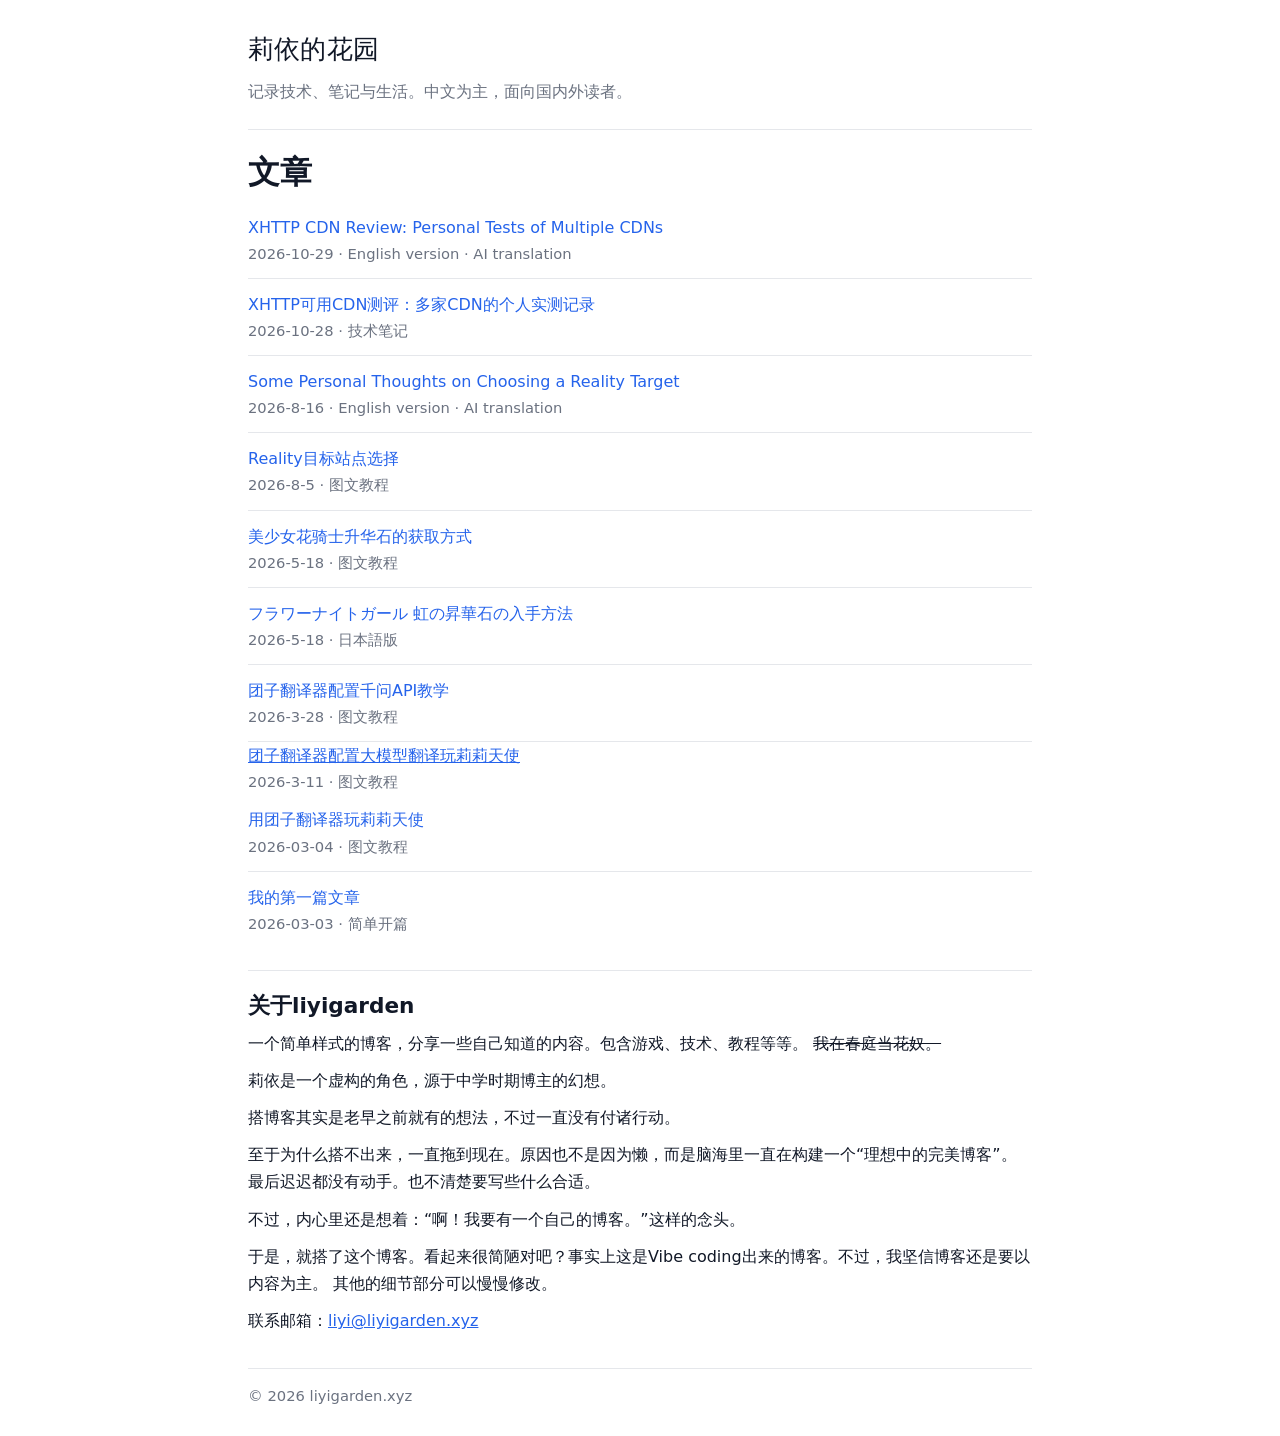
<file: index.html>
<!doctype html>
<html lang="zh-CN">
<head>
  <meta charset="utf-8" />
  <meta name="viewport" content="width=device-width, initial-scale=1" />

  <title>莉依的花园｜技术笔记、游戏教程与个人博客</title>
  <meta name="description" content="莉依的花园（liyigarden）收录技术笔记、游戏图文教程与个人随记，中文为主。" />
  <link rel="canonical" href="https://liyigarden.xyz/" />

  <link rel="stylesheet" href="/CSS/mainstyle.css" />
  <link rel="icon" href="" />

  <meta property="og:type" content="website" />
  <meta property="og:site_name" content="liyigarden" />
  <meta property="og:locale" content="zh_CN" />
  <meta property="og:title" content="莉依的花园｜技术笔记、游戏教程与个人博客" />
  <meta property="og:description" content="收录技术笔记、游戏图文教程与个人随记，中文为主。" />
  <meta property="og:url" content="https://liyigarden.xyz/" />
  <meta name="twitter:card" content="summary" />

</head>

<body>
  <div class="container">
    <header class="site-header">
      <p class="site-title">莉依的花园</p>
      <p class="site-subtitle">记录技术、笔记与生活。中文为主，面向国内外读者。</p>
      <nav class="nav">
      </nav>
    </header>

    <main>
      <h1>文章</h1>
      <ul class="post-list">
        <li class="post-item">
          <div><a href="posts/XHTTP_CDN_review_en.html">XHTTP CDN Review: Personal Tests of Multiple CDNs</a></div>
          <div class="meta">2026-10-29 · English version · AI translation</div>
        </li>
        <li class="post-item">
          <div><a href="posts/XHTTP_CDN_review.html">XHTTP可用CDN测评：多家CDN的个人实测记录</a></div>
          <div class="meta">2026-10-28 · 技术笔记</div>
        </li>
        <li class="post-item">
          <div><a href="posts/Reality_target_choose_en.html">Some Personal Thoughts on Choosing a Reality Target</a></div>
          <div class="meta">2026-8-16 · English version · AI translation</div>
        </li>
        <li class="post-item">
          <div><a href="posts/Reality_target_choose.html">Reality目标站点选择</a></div>
          <div class="meta">2026-8-5 · 图文教程</div>
        </li>
        <li class="post-item">
          <div><a href="posts/Obtaining_Sublimation_Stones.html">美少女花骑士升华石的获取方式</a></div>
          <div class="meta">2026-5-18 · 图文教程</div>
        </li>
        <li class="post-item">
          <div><a href="posts/Obtaining_Sublimation_Stones_ja.html">フラワーナイトガール 虹の昇華石の入手方法</a></div>
          <div class="meta">2026-5-18 · 日本語版</div>
        </li>
        <li class="post-item">
          <div><a href="posts/Dango_translator_use_Qwen.html">团子翻译器配置千问API教学</a></div>
          <div class="meta">2026-3-28 · 图文教程</div>
        </li>
        <li>
          <div><a href="posts/translate-lily-ange2.html">团子翻译器配置大模型翻译玩莉莉天使</a></div>
          <div class="meta">2026-3-11 · 图文教程</div>
        </li>
        <li class="post-item">
          <div><a href="posts/translate-lily-ange.html">用团子翻译器玩莉莉天使</a></div>
          <div class="meta">2026-03-04 · 图文教程</div>
        </li>
        <li class="post-item">
          <div><a href="/posts/first-post.html">我的第一篇文章</a></div>
          <div class="meta">2026-03-03 · 简单开篇</div>
        </li>
      </ul>
      
      <hr />

      <h2>关于liyigarden</h2>
      <p>一个简单样式的博客，分享一些自己知道的内容。包含游戏、技术、教程等等。 <del>我在春庭当花奴。</del></p>
      <p>莉依是一个虚构的角色，源于中学时期博主的幻想。</p>
      <p>搭博客其实是老早之前就有的想法，不过一直没有付诸行动。</p>
      <p>至于为什么搭不出来，一直拖到现在。原因也不是因为懒，而是脑海里一直在构建一个“理想中的完美博客”。
        最后迟迟都没有动手。也不清楚要写些什么合适。</p>
      <p>不过，内心里还是想着：“啊！我要有一个自己的博客。”这样的念头。</p>
      <p>于是，就搭了这个博客。看起来很简陋对吧？事实上这是Vibe coding出来的博客。不过，我坚信博客还是要以内容为主。
        其他的细节部分可以慢慢修改。
      </p>
      <p>联系邮箱：<a href="mailto:liyi@liyigarden.xyz">liyi@liyigarden.xyz</a></p>
    </main>

    <footer class="footer">
      <div>© <span id="y"></span> liyigarden.xyz</div>
    </footer>
  </div>

  <script>
    document.getElementById("y").textContent = new Date().getFullYear();
  </script>
</body>
</html>
</file>
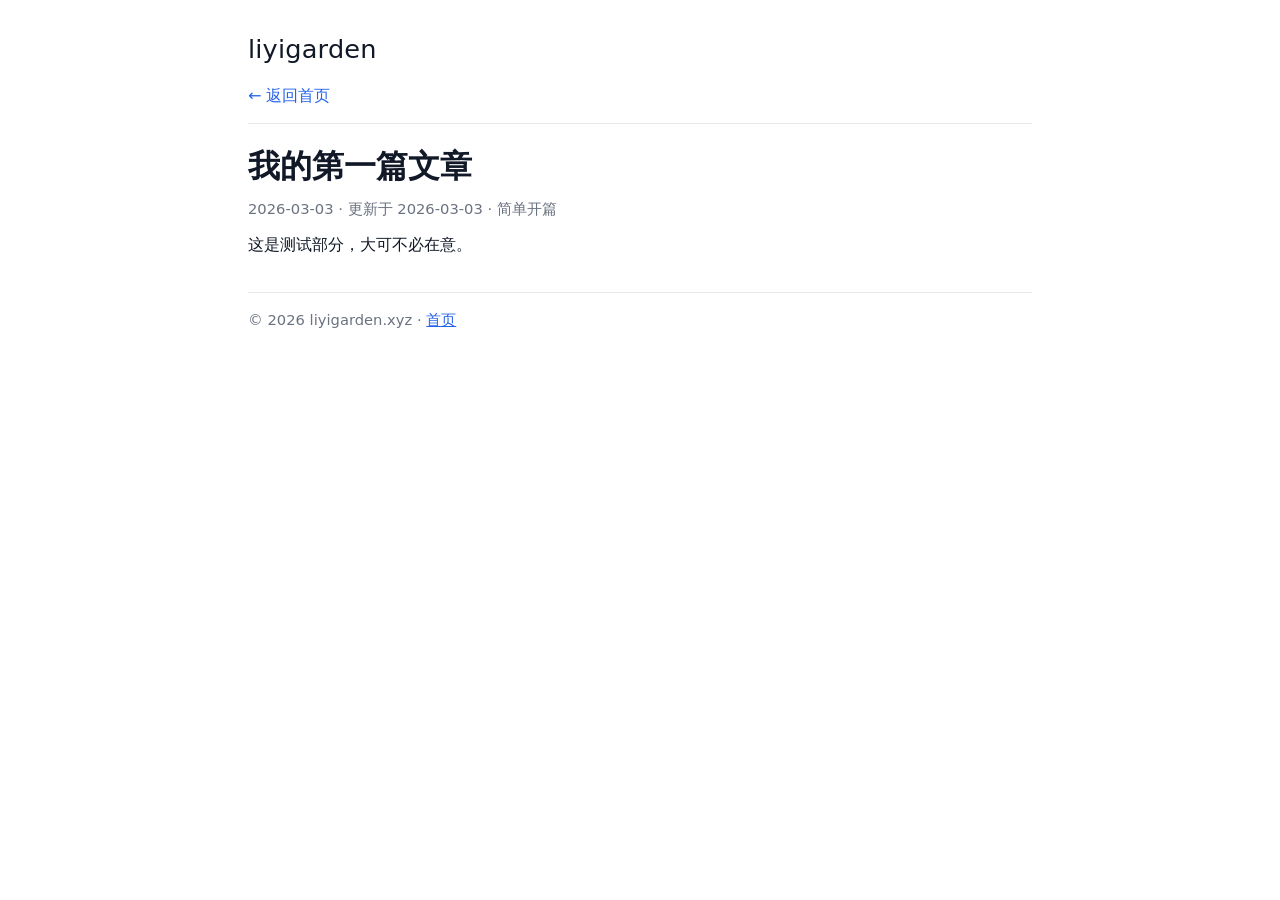
<file: posts/first-post.html>
<!doctype html>
<html lang="zh-CN">
<head>
  <meta charset="utf-8" />
  <meta name="viewport" content="width=device-width, initial-scale=1" />

  <title>我的第一篇文章｜liyigarden</title>
  <meta name="description" content="这是一篇示例文章，用于搭建最小静态博客结构。" />
  <link rel="canonical" href="https://liyigarden.xyz/posts/first-post.html" />

  <link rel="stylesheet" href="/CSS/mainstyle.css" />
  <link rel="icon" href="/favicon.ico" />

  <meta property="og:type" content="article" />
  <meta property="og:title" content="我的第一篇文章｜liyigarden" />
  <meta property="og:description" content="这是一篇示例文章，用于搭建最小静态博客结构。" />
  <meta property="og:url" content="https://liyigarden.xyz/posts/first-post.html" />
  <meta property="og:site_name" content="liyigarden" />
  <meta name="twitter:card" content="summary" />

  <script type="application/ld+json">
  {
    "@context": "https://schema.org",
    "@type": "BlogPosting",
    "headline": "我的第一篇文章",
    "datePublished": "2026-03-03T09:00:00+08:00",
    "dateModified": "2026-03-03T09:00:00+08:00",
    "author": {
      "@type": "Person",
      "name": "liyigarden",
      "url": "https://liyigarden.xyz/"
    }
  }
  </script>
</head>

<body>
  <div class="container">
    <header class="site-header">
      <p class="site-title"><a href="/" style="color:inherit;text-decoration:none">liyigarden</a></p>
      <nav class="nav">
        <a href="/">← 返回首页</a>
      </nav>
    </header>

    <main>
      <article>
        <h1>我的第一篇文章</h1>
        <p class="meta"><time datetime="2026-03-03">2026-03-03</time> · 更新于 <time datetime="2026-03-03">2026-03-03</time> · 简单开篇</p>

        <p>这是测试部分，大可不必在意。</p>

      </article>
    </main>

    <footer class="footer">
      <div>© <span id="y"></span> liyigarden.xyz · <a href="/">首页</a></div>
    </footer>
  </div>

  <script>
    document.getElementById("y").textContent = new Date().getFullYear();
  </script>
</body>
</html>
</file>
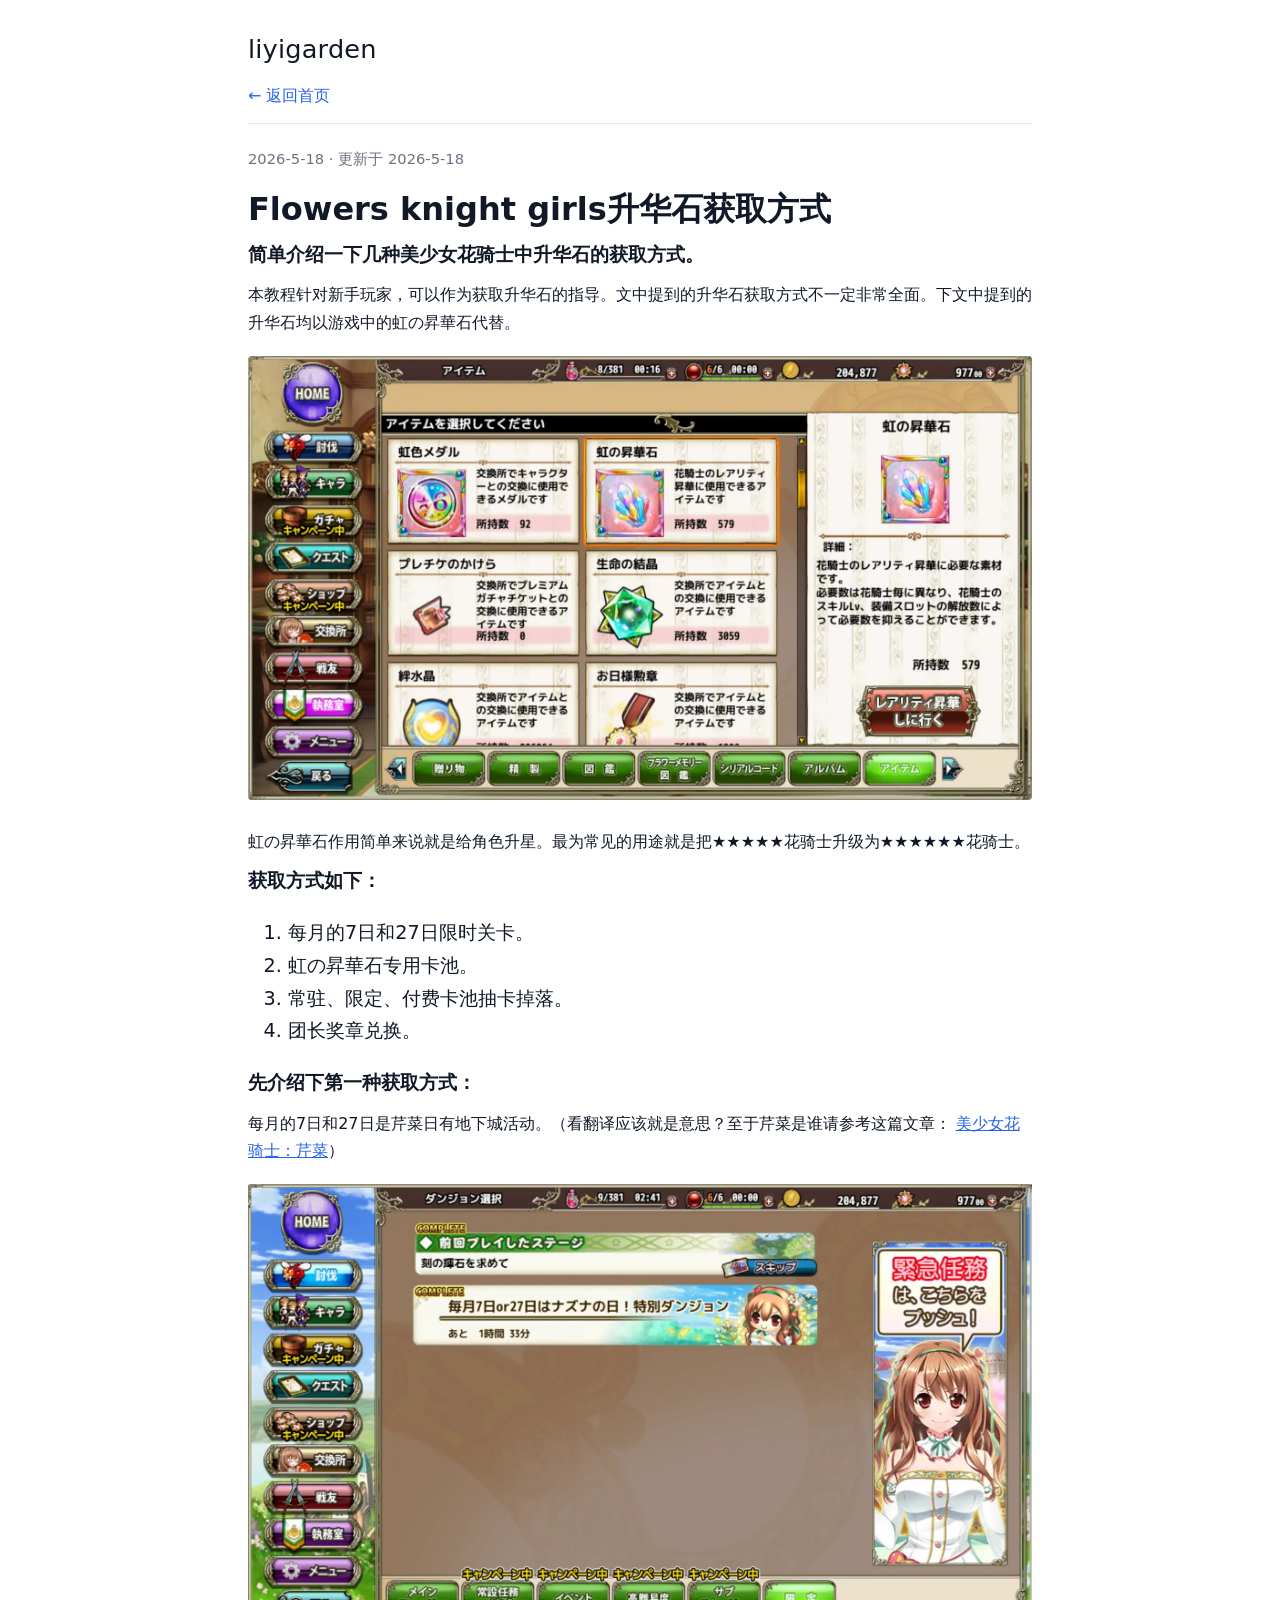
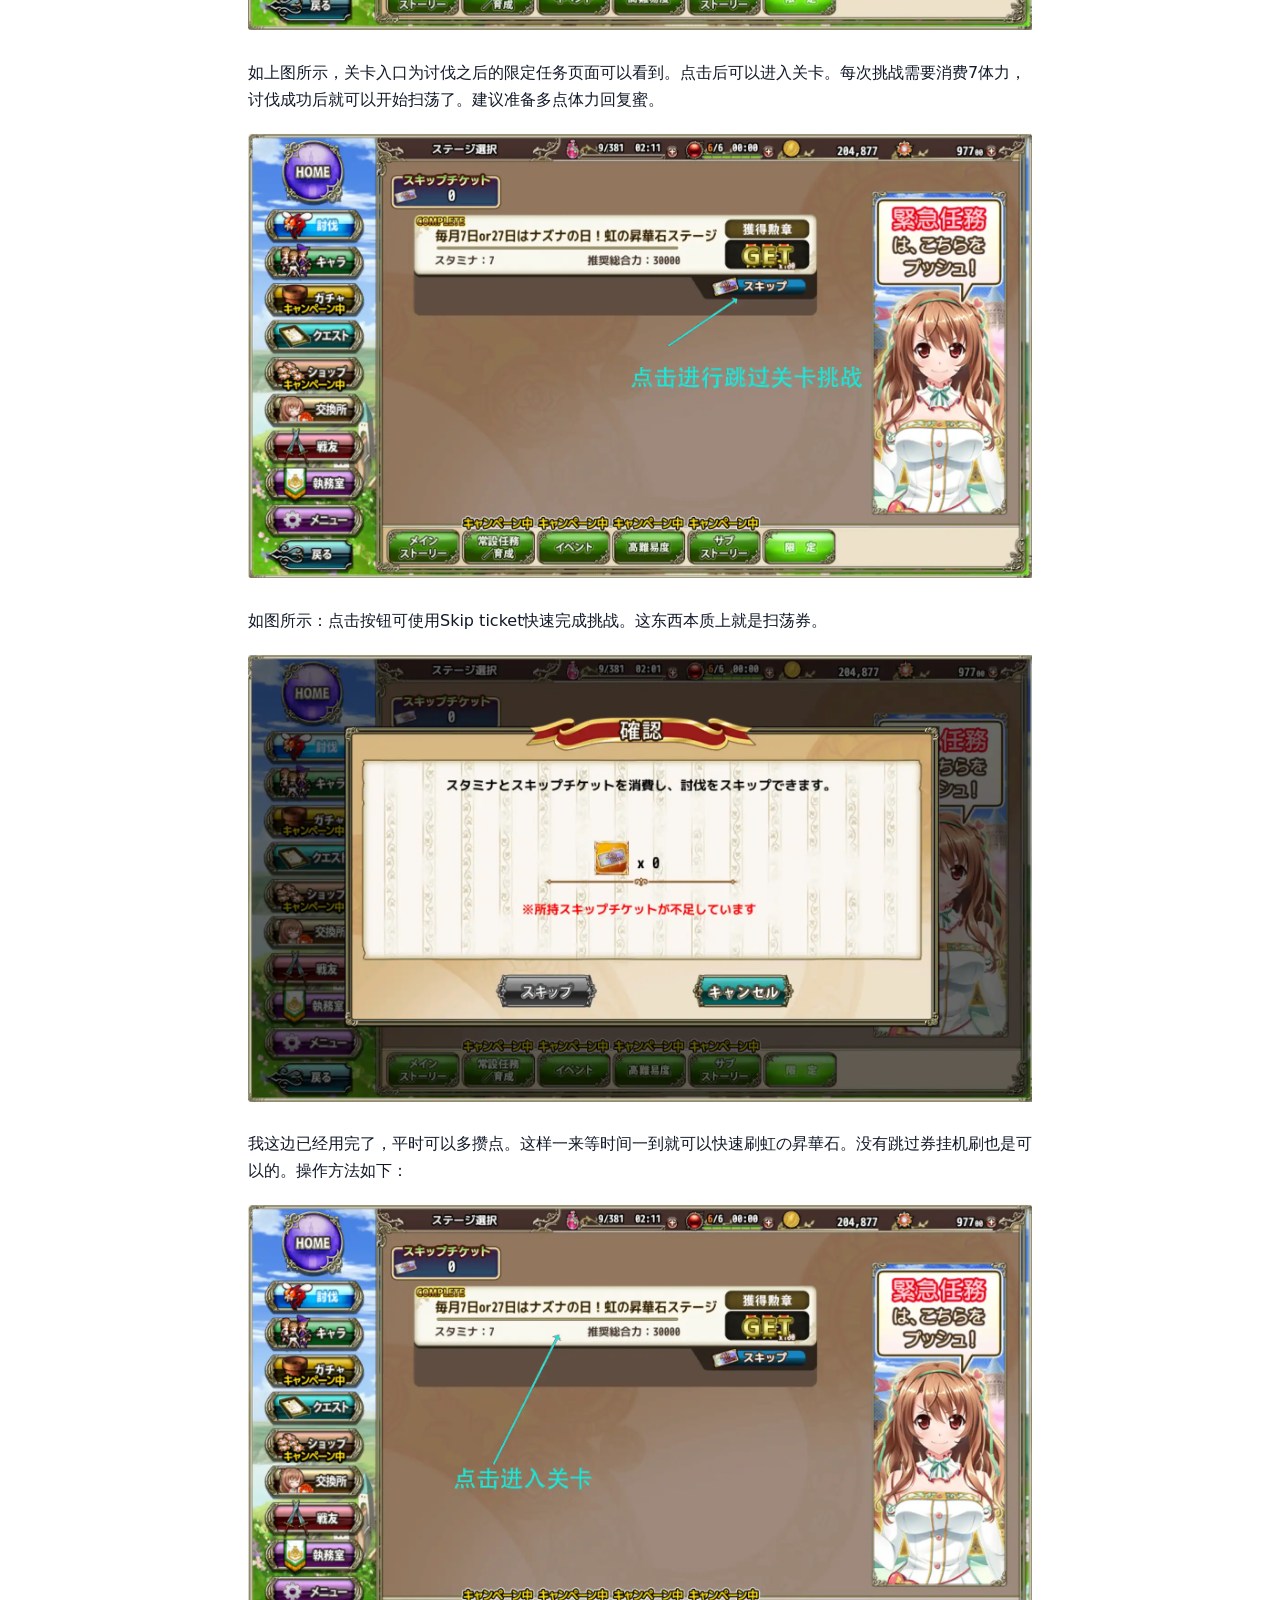
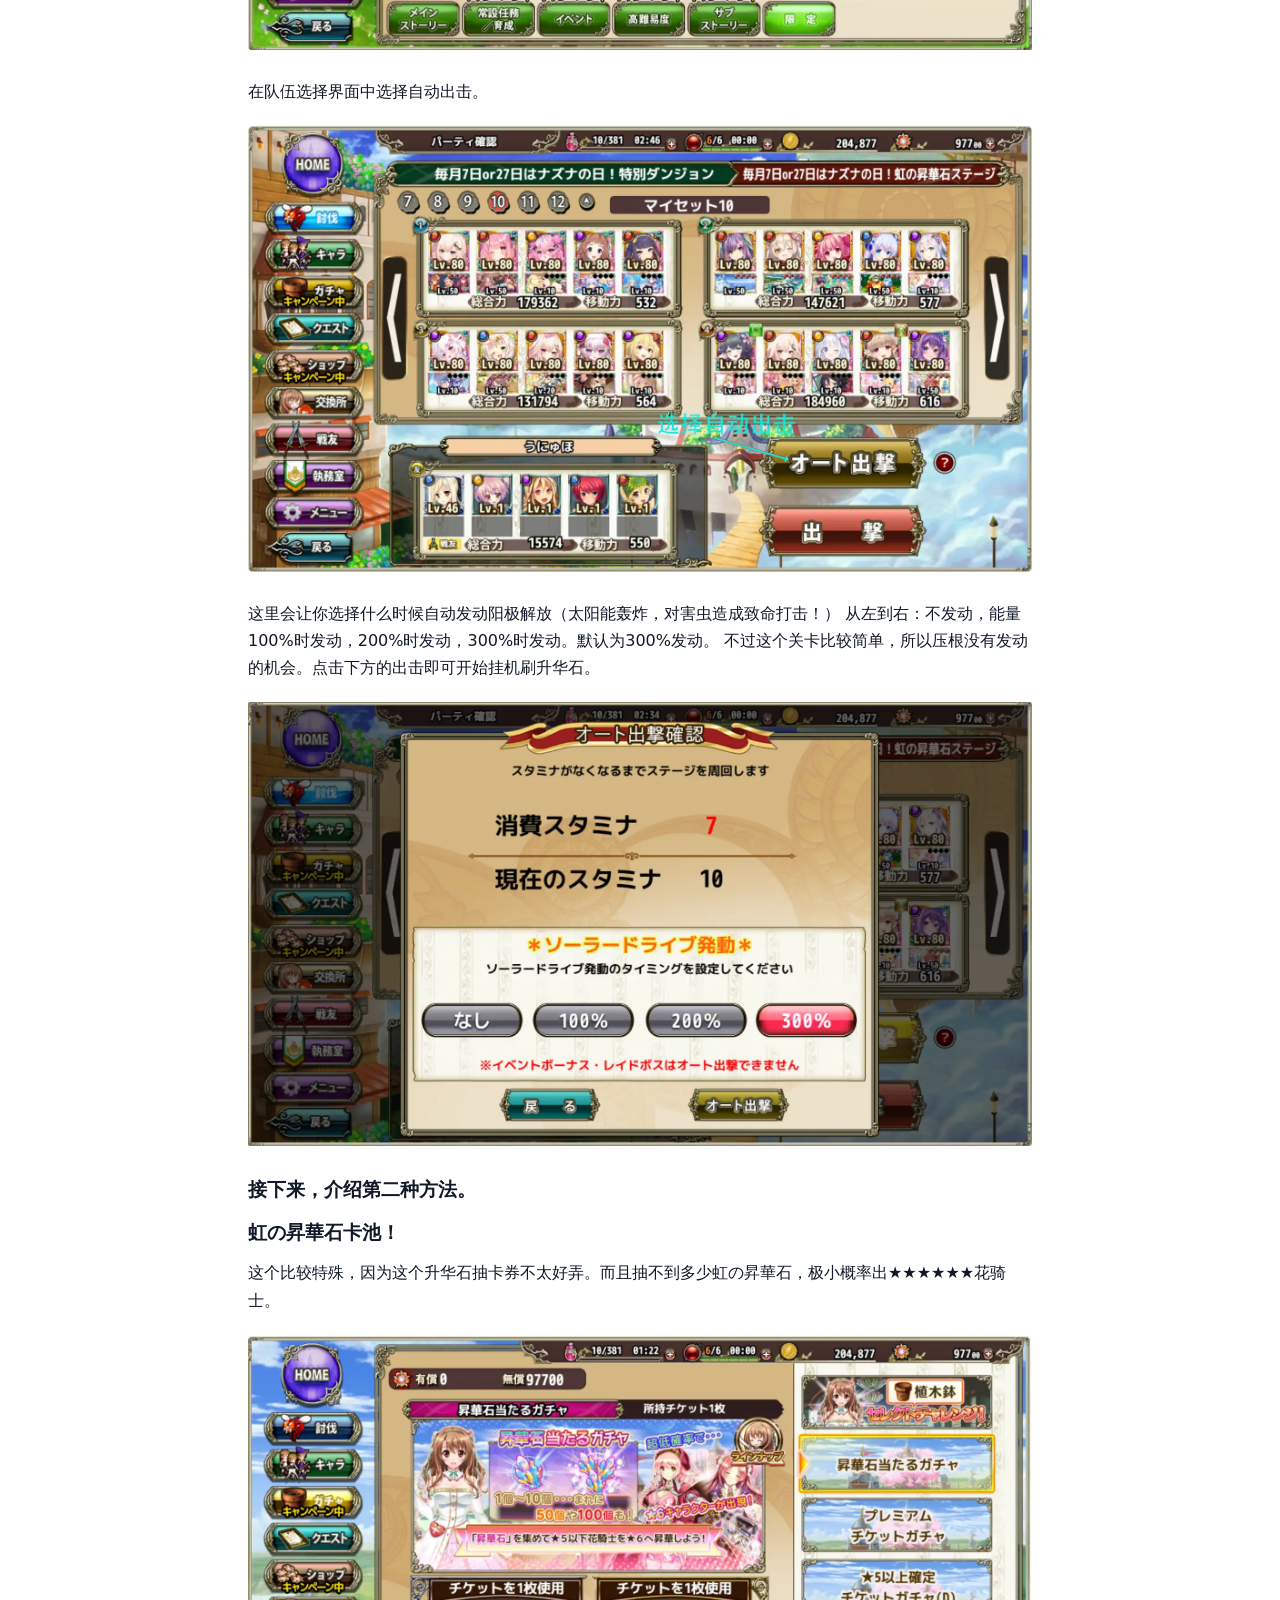
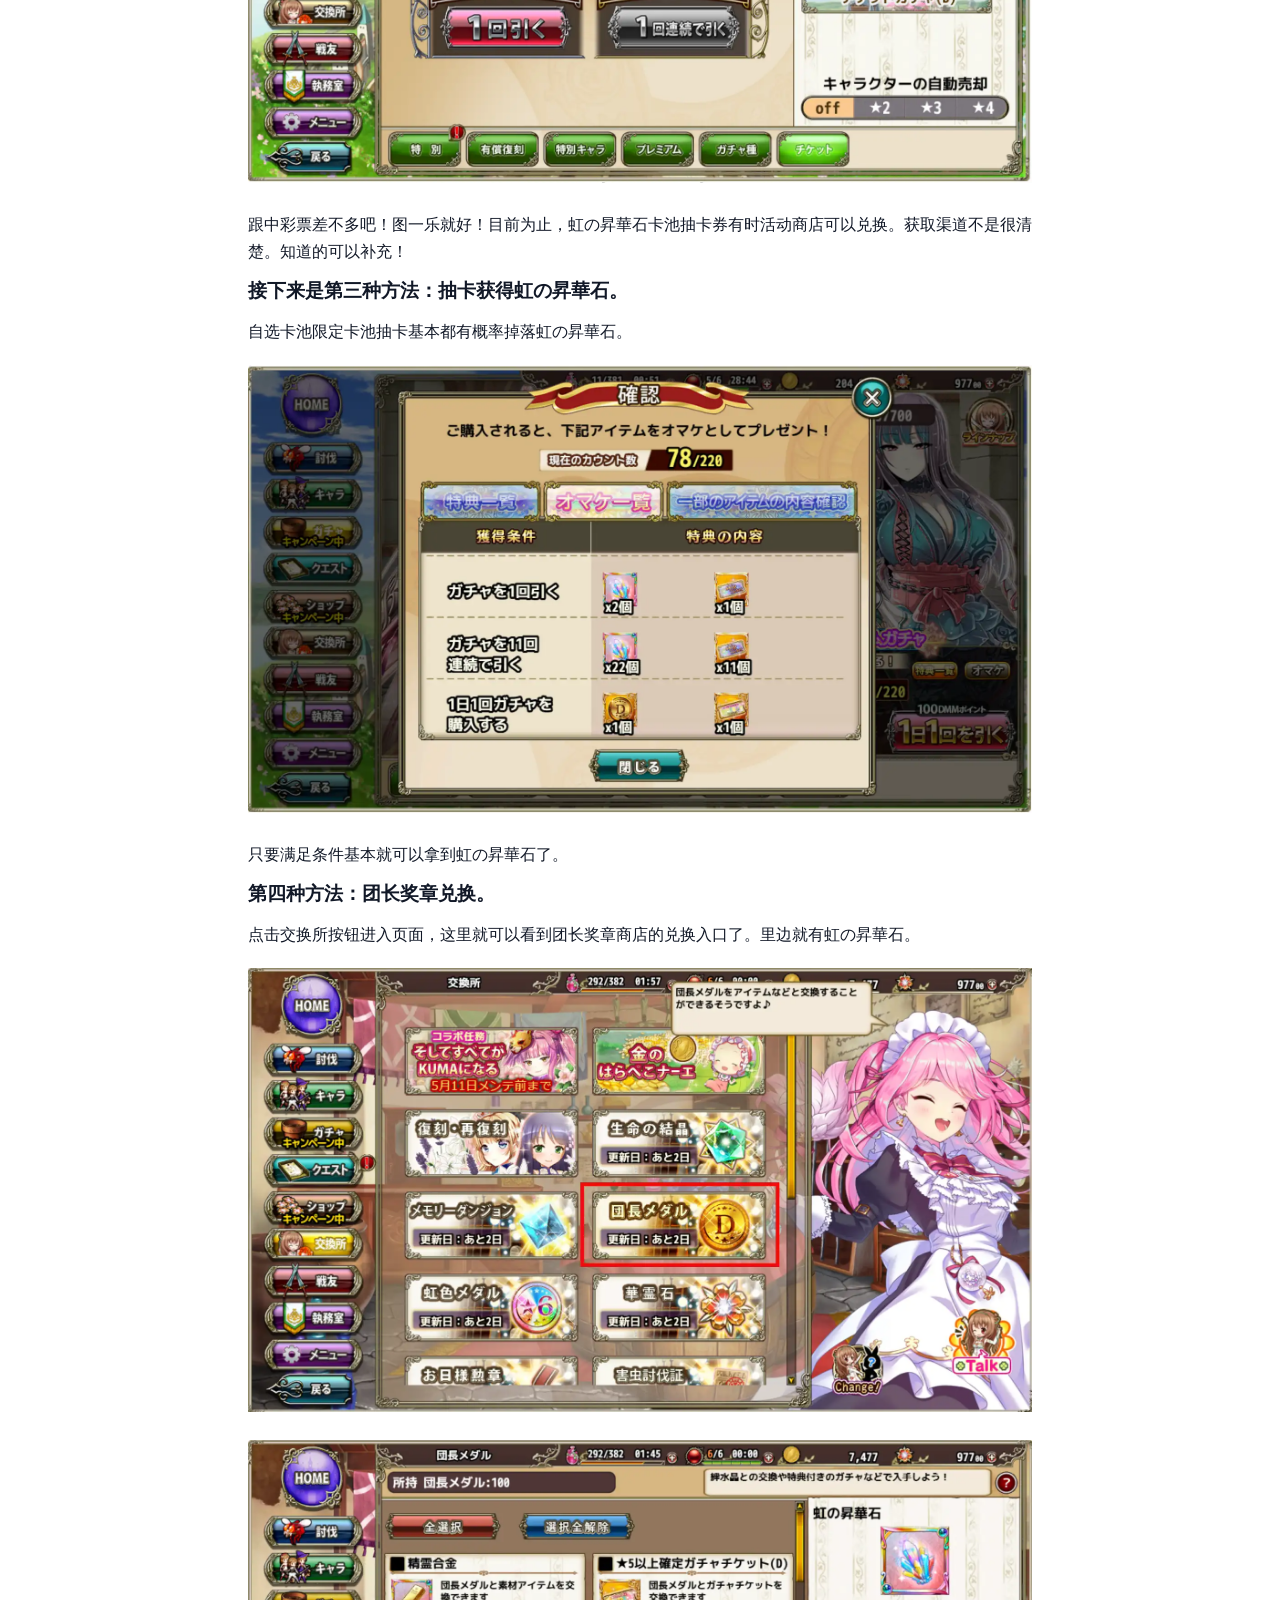
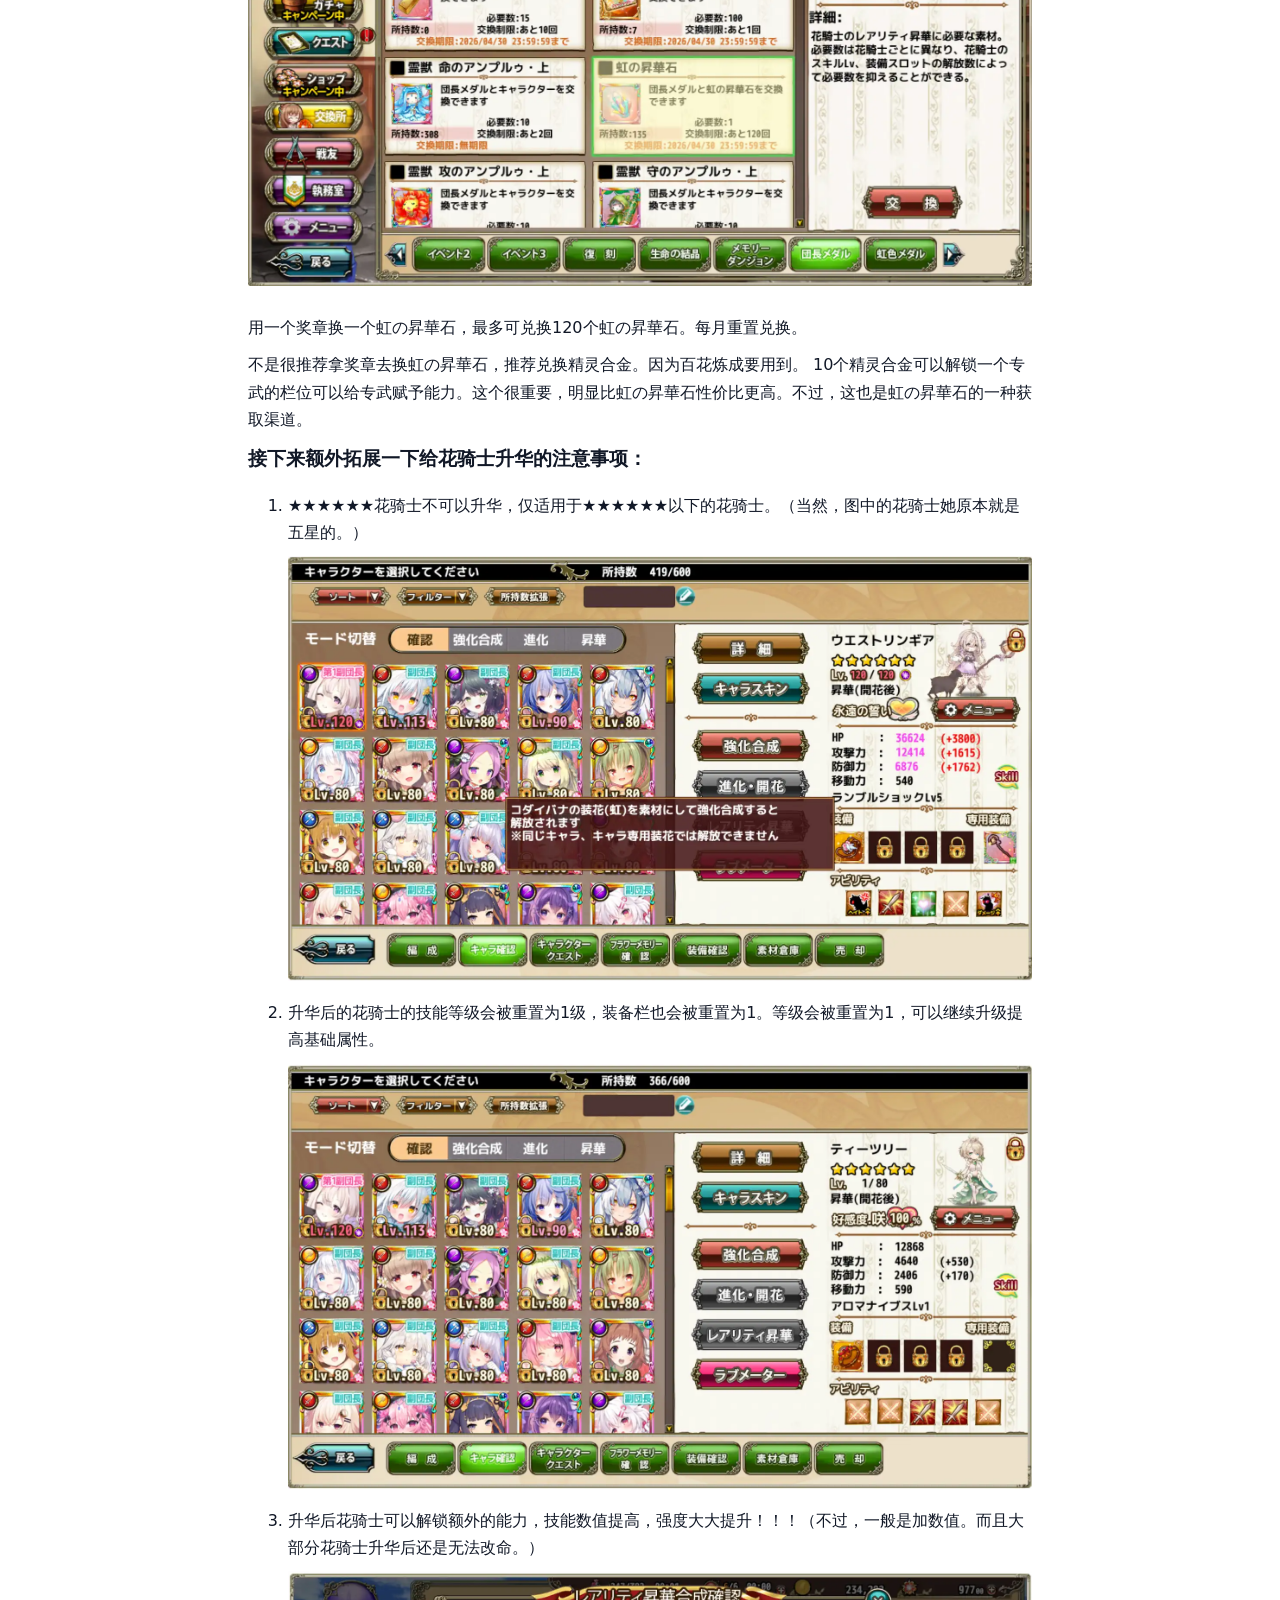
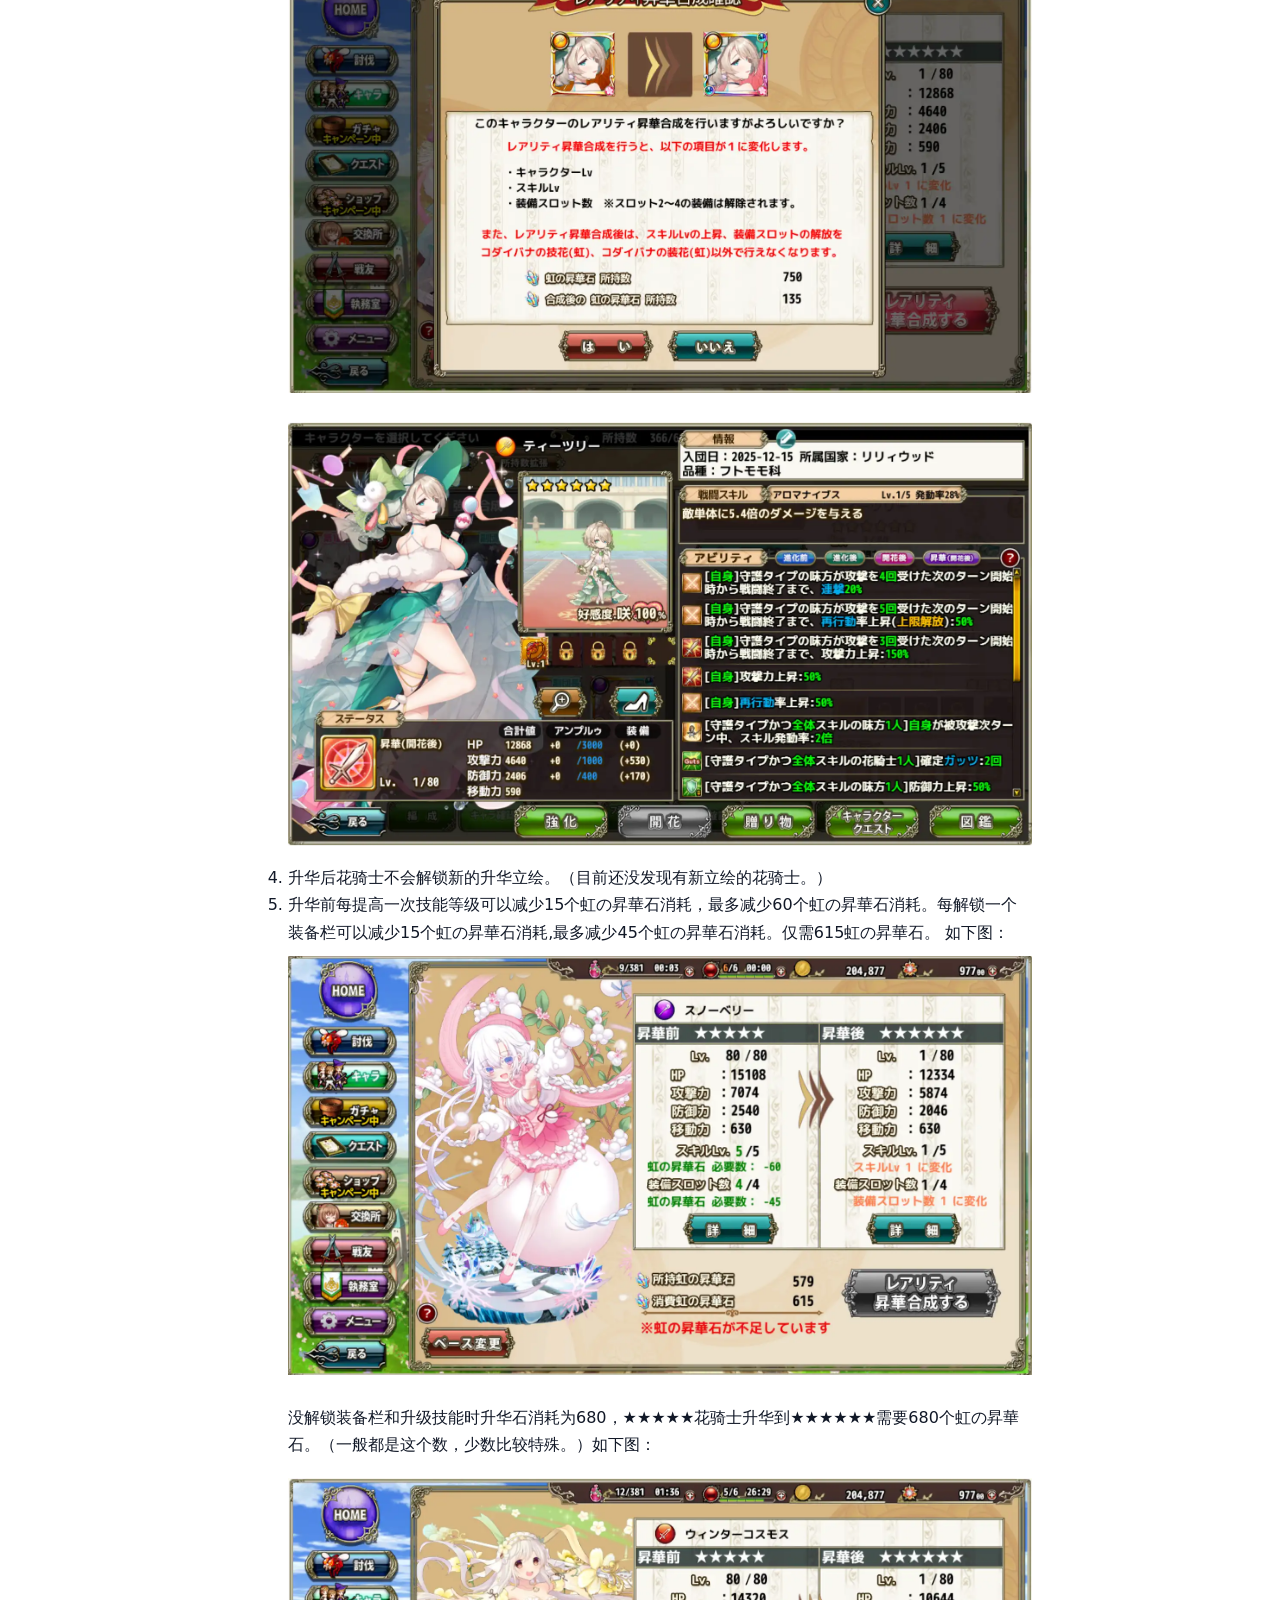
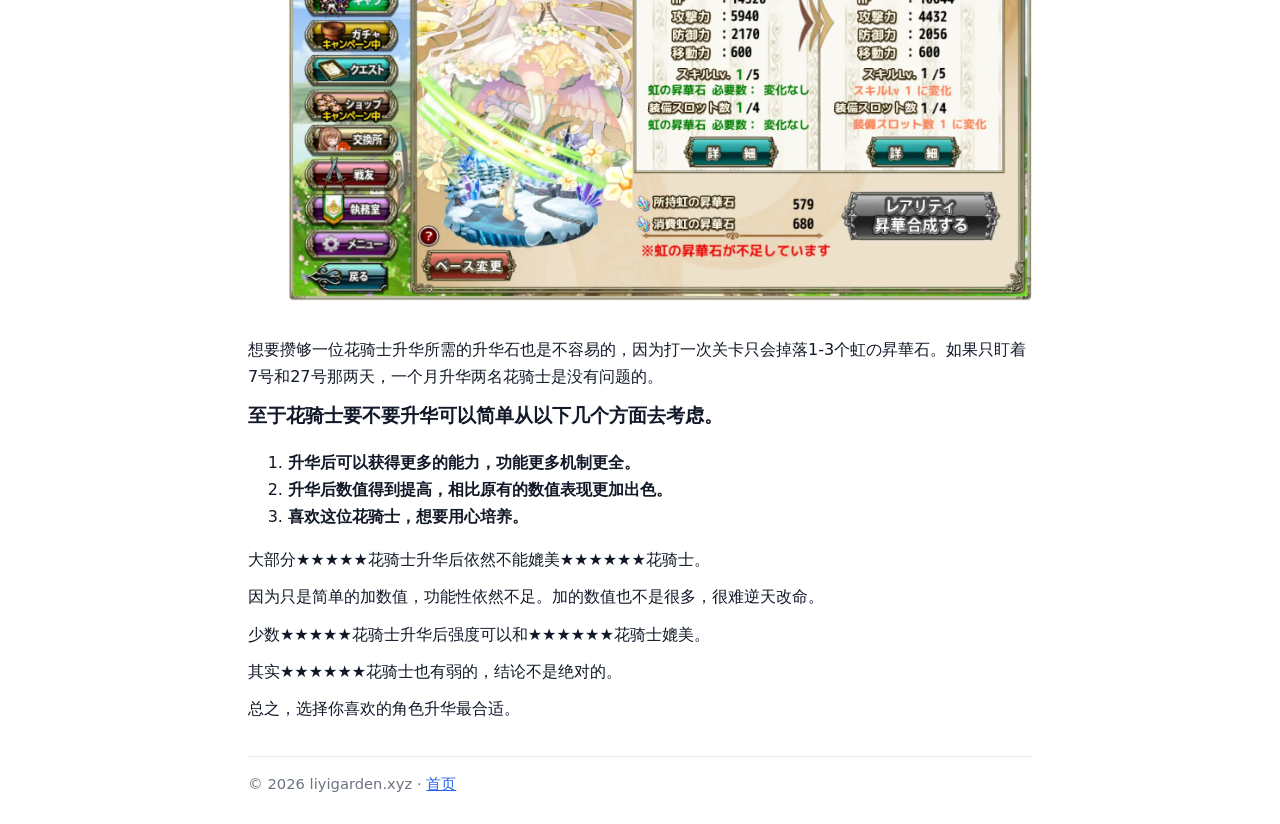
<file: posts/Obtaining_Sublimation_Stones.html>
<!doctype html>
<html lang="zh-CN">

<head>
  <meta charset="utf-8" />
  <meta name="viewport" content="width=device-width, initial-scale=1" />

  <!-- 页面标题 -->
  <title>美少女花骑士虹の昇華石获取方式与升华注意事项</title>

  <!-- SEO 描述 -->
  <meta name="description" content="面向美少女花骑士新手玩家的虹の昇華石获取图文教程，整理限时关卡、卡池抽卡、团长奖章兑换等获取方式，并补充花骑士升华前后的注意事项。" />

  <!-- 当前文章URL -->
  <link rel="canonical" href="https://liyigarden.xyz/posts/Obtaining_Sublimation_Stones.html" />
  <link rel="alternate" hreflang="zh-CN" href="https://liyigarden.xyz/posts/Obtaining_Sublimation_Stones.html" />
  <link rel="alternate" hreflang="ja" href="https://liyigarden.xyz/posts/Obtaining_Sublimation_Stones_ja.html" />

  <link rel="stylesheet" href="/CSS/mainstyle.css" />
  <link rel="icon" href="/favicon.ico" />

  <!-- 社交媒体分享 -->
  <meta property="og:type" content="article" />
  <meta property="og:site_name" content="liyigarden" />
  <meta property="og:title" content="美少女花骑士虹の昇華石获取方式与升华注意事项" />
  <meta property="og:description" content="适用于美少女花骑士新手玩家的虹の昇華石获取图文教程，包含限时关卡、卡池、团长奖章兑换和升华注意事项。" />
  <meta property="og:url" content="https://liyigarden.xyz/posts/Obtaining_Sublimation_Stones.html" />
  <meta property="article:published_time" content="2026-05-18" />
  <meta property="article:modified_time" content="2026-05-18" />
  <meta name="twitter:card" content="summary" />

  <script type="application/ld+json">
  {
    "@context": "https://schema.org",
    "@type": "BlogPosting",
    "headline": "Flowers knight girls升华石获取方式",
    "datePublished": "2026-05-18T09:00:00+08:00",
    "dateModified": "2026-05-18T09:00:00+08:00",
    "author": {
      "@type": "Person",
      "name": "liyigarden",
      "url": "https://liyigarden.xyz/"
    },
    "image": "https://liyigarden.xyz/img/Obtaining_Sublimation_Stones/%E8%99%B9%E3%81%AE%E6%98%87%E8%8F%AF%E7%9F%B3.webp"
  }
  </script>
</head>

<body>
  <div class="container">

    <header class="site-header">
      <p class="site-title">
        <a href="/" style="color:inherit;text-decoration:none">liyigarden</a>
      </p>

      <nav class="nav">
        <a href="/">← 返回首页</a>
      </nav>
    </header>

    <main>
      <article>

        <!-- 发布时间 -->
        <p class="meta">
          <time datetime="2026-5-18">2026-5-18</time>
          · 更新于 <time datetime="2026-05-18">2026-5-18</time>
        </p>

        <!-- 文章标题 -->
        <h1>Flowers knight girls升华石获取方式</h1>
        
        <!-- ===== 文章正文开始 ===== -->
        <p class="title"><b>简单介绍一下几种美少女花骑士中升华石的获取方式。</b></p >

        <p>
          本教程针对新手玩家，可以作为获取升华石的指导。文中提到的升华石获取方式不一定非常全面。下文中提到的升华石均以游戏中的虹の昇華石代替。
        </p>
        <img class="Screenshots" src="/img/Obtaining_Sublimation_Stones/虹の昇華石.webp" alt="虹の昇華石">
        <p>虹の昇華石作用简单来说就是给角色升星。最为常见的用途就是把★★★★★花骑士升级为★★★★★★花骑士。</p>
        <p class="title"><b>
          获取方式如下：
        </b></p>
        <ol class="title" style="list-style-type: decimal;">
          <li>每月的7日和27日限时关卡。</li>
          <li>虹の昇華石专用卡池。</li>
          <li>常驻、限定、付费卡池抽卡掉落。</li>
          <li>团长奖章兑换。</li>
        </ol>
        <p class="title"><b>先介绍下第一种获取方式：</b></p>
        <p>每月的7日和27日是芹菜日有地下城活动。（看翻译应该就是意思？至于芹菜是谁请参考这篇文章：
          <a href="https://zh.moegirl.org.cn/%E7%BE%8E%E5%B0%91%E5%A5%B3%E8%8A%B1%E9%AA%91%E5%A3%AB:%E8%8D%A0%E8%8F%9C" target="_blank">美少女花骑士：芹菜</a>）</p>
        <img class="Screenshots" src="/img/Obtaining_Sublimation_Stones/Sublimation_Stone_Gate.webp" alt="芹菜日地下城入口">
        <p>如上图所示，关卡入口为讨伐之后的限定任务页面可以看到。点击后可以进入关卡。每次挑战需要消费7体力，讨伐成功后就可以开始扫荡了。建议准备多点体力回复蜜。</p>
        <img class="Screenshots" src="/img/Obtaining_Sublimation_Stones/skip_ticket.webp" alt="芹菜日地下城扫荡">
        <p>如图所示：点击按钮可使用Skip ticket快速完成挑战。这东西本质上就是扫荡券。</p>
        <img class="Screenshots" src="/img/Obtaining_Sublimation_Stones/use_skip_tickets.webp" alt="使用扫荡券">
        <p>我这边已经用完了，平时可以多攒点。这样一来等时间一到就可以快速刷虹の昇華石。没有跳过券挂机刷也是可以的。操作方法如下：</p>
        <img class="Screenshots" src="/img/Obtaining_Sublimation_Stones/Enter_levels.webp" alt="自动挂机刷关卡">
        <p>在队伍选择界面中选择自动出击。</p>
        <img class="Screenshots" src="/img/Obtaining_Sublimation_Stones/choose_auto_attack.webp" alt="选择队伍">
        <p>这里会让你选择什么时候自动发动阳极解放（太阳能轰炸，对害虫造成致命打击！）
          从左到右：不发动，能量100%时发动，200%时发动，300%时发动。默认为300%发动。
          不过这个关卡比较简单，所以压根没有发动的机会。点击下方的出击即可开始挂机刷升华石。</p>
        <img class="Screenshots" src="/img/Obtaining_Sublimation_Stones/Solar_bombing_setup.webp" alt="太阳能轰炸设置">
        <p class="title"><b>接下来，介绍第二种方法。</b></p>
        <p class="title"><b>虹の昇華石卡池！</b></p>
        <p>这个比较特殊，因为这个升华石抽卡券不太好弄。而且抽不到多少虹の昇華石，极小概率出★★★★★★花骑士。</p>
        <img class="Screenshots" src="/img/Obtaining_Sublimation_Stones/Ascension_Stone_Gacha.webp" alt="虹の昇華石卡池">
        <p>跟中彩票差不多吧！图一乐就好！目前为止，虹の昇華石卡池抽卡券有时活动商店可以兑换。获取渠道不是很清楚。知道的可以补充！</p>
        <p class="title"><b>接下来是第三种方法：抽卡获得虹の昇華石。</b></p>
        <p>自选卡池限定卡池抽卡基本都有概率掉落虹の昇華石。</p>
        <img class="Screenshots" src="/img/Obtaining_Sublimation_Stones/CardPool.webp" alt="卡池抽卡获取升华石">
        <p>只要满足条件基本就可以拿到虹の昇華石了。</p>
        <p class="title"><b>第四种方法：团长奖章兑换。</b></p>
        <p>点击交换所按钮进入页面，这里就可以看到团长奖章商店的兑换入口了。里边就有虹の昇華石。</p>
        <img class="Screenshots" src="/img/Obtaining_Sublimation_Stones/leader_Medal.webp" alt="团长奖章商店">
        <img class="Screenshots" src="/img/Obtaining_Sublimation_Stones/Medal_Shop.webp" alt="团长奖章商店兑换">
        <p>用一个奖章换一个虹の昇華石，最多可兑换120个虹の昇華石。每月重置兑换。</p>
        <p>不是很推荐拿奖章去换虹の昇華石，推荐兑换精灵合金。因为百花炼成要用到。
          10个精灵合金可以解锁一个专武的栏位可以给专武赋予能力。这个很重要，明显比虹の昇華石性价比更高。不过，这也是虹の昇華石的一种获取渠道。</p>
        <p class="title"><b>接下来额外拓展一下给花骑士升华的注意事项：</b></p>
        <ol>
          <li>★★★★★★花骑士不可以升华，仅适用于★★★★★★以下的花骑士。（当然，图中的花骑士她原本就是五星的。）
            <img class="Screenshots" src="/img/Obtaining_Sublimation_Stones/Sublimation_flower_knight.webp" alt="升华花骑士">
          </li>
          <li>升华后的花骑士的技能等级会被重置为1级，装备栏也会被重置为1。等级会被重置为1，可以继续升级提高基础属性。
            <img class="Screenshots" src="/img/Obtaining_Sublimation_Stones/After_sublimation.webp" alt="升华后">
          </li>
          <li>升华后花骑士可以解锁额外的能力，技能数值提高，强度大大提升！！！（不过，一般是加数值。而且大部分花骑士升华后还是无法改命。）
            <img class="Screenshots" src="/img/Obtaining_Sublimation_Stones/Sublimation_Confirmation.webp" alt="升华确认">
            <img class="Screenshots" src="/img/Obtaining_Sublimation_Stones/Sublimated_Skills.webp" alt="升华后的技能">
          </li>
          <li>升华后花骑士不会解锁新的升华立绘。（目前还没发现有新立绘的花骑士。）</li>
          <li>升华前每提高一次技能等级可以减少15个虹の昇華石消耗，最多减少60个虹の昇華石消耗。每解锁一个装备栏可以减少15个虹の昇華石消耗,最多减少45个虹の昇華石消耗。仅需615虹の昇華石。
            如下图：
            <img class="Screenshots" src="/img/Obtaining_Sublimation_Stones/Sublimation_Consumption.webp" alt="减少升华石消耗">
            <p>没解锁装备栏和升级技能时升华石消耗为680，★★★★★花骑士升华到★★★★★★需要680个虹の昇華石。（一般都是这个数，少数比较特殊。）如下图：</p>
            <img class="Screenshots" src="/img/Obtaining_Sublimation_Stones/Original_Consumption.webp" alt="原始升华石消耗">
            </li>
        </ol>
        <p>想要攒够一位花骑士升华所需的升华石也是不容易的，因为打一次关卡只会掉落1-3个虹の昇華石。如果只盯着7号和27号那两天，一个月升华两名花骑士是没有问题的。</p>
        <p class="title"><b>至于花骑士要不要升华可以简单从以下几个方面去考虑。</b></p>
        <ol>
          <li><b>升华后可以获得更多的能力，功能更多机制更全。</b></li>
          <li><b>升华后数值得到提高，相比原有的数值表现更加出色。</b></li>
          <li><b>喜欢这位花骑士，想要用心培养。</b></li>
        </ol>
        <p>大部分★★★★★花骑士升华后依然不能媲美★★★★★★花骑士。</p>
        <p>因为只是简单的加数值，功能性依然不足。加的数值也不是很多，很难逆天改命。</p>
        <p>少数★★★★★花骑士升华后强度可以和★★★★★★花骑士媲美。</p>
        <p>其实★★★★★★花骑士也有弱的，结论不是绝对的。</p>
        <p>总之，选择你喜欢的角色升华最合适。</p>
      </article>
    </main>

    <footer class="footer">
      <div>© <span id="y"></span> liyigarden.xyz · <a href="/">首页</a></div>
    </footer>

  </div>

  <script>
    document.getElementById("y").textContent = new Date().getFullYear();
  </script>

</body>
</html>
</file>
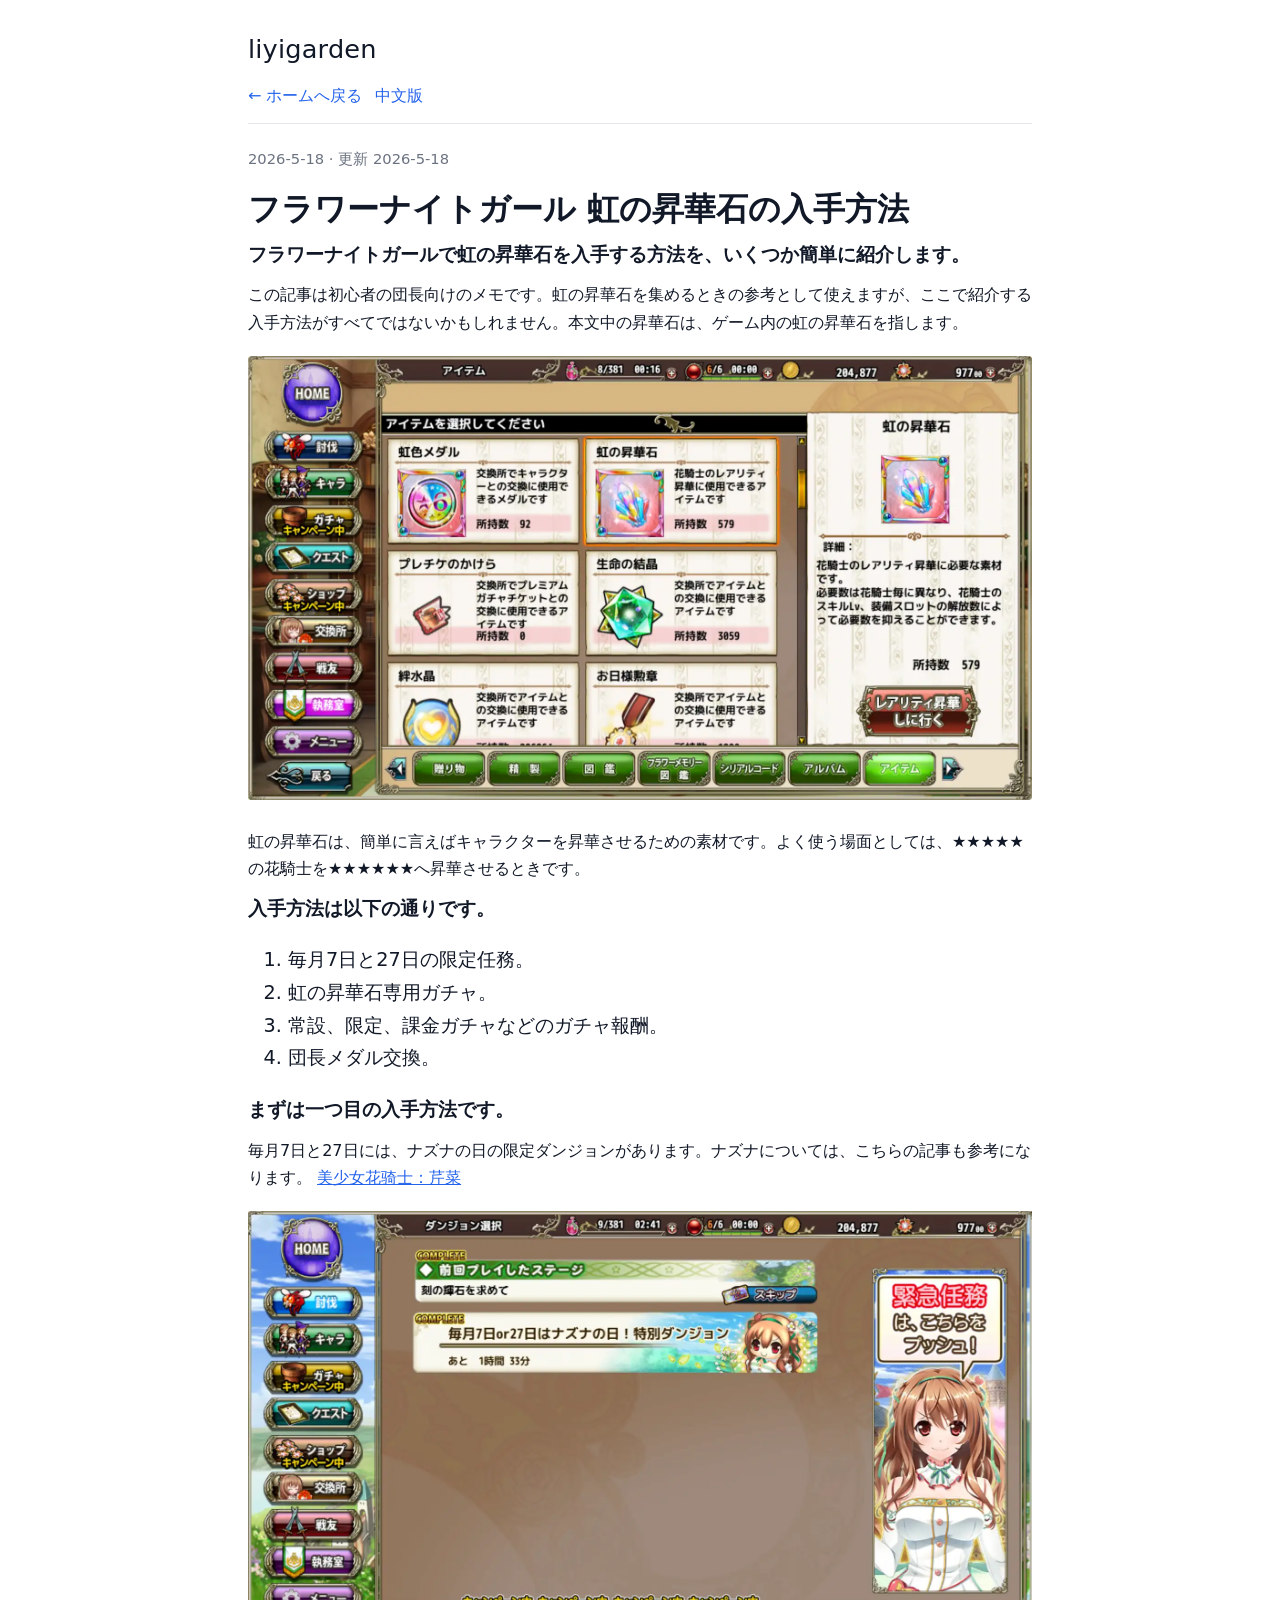
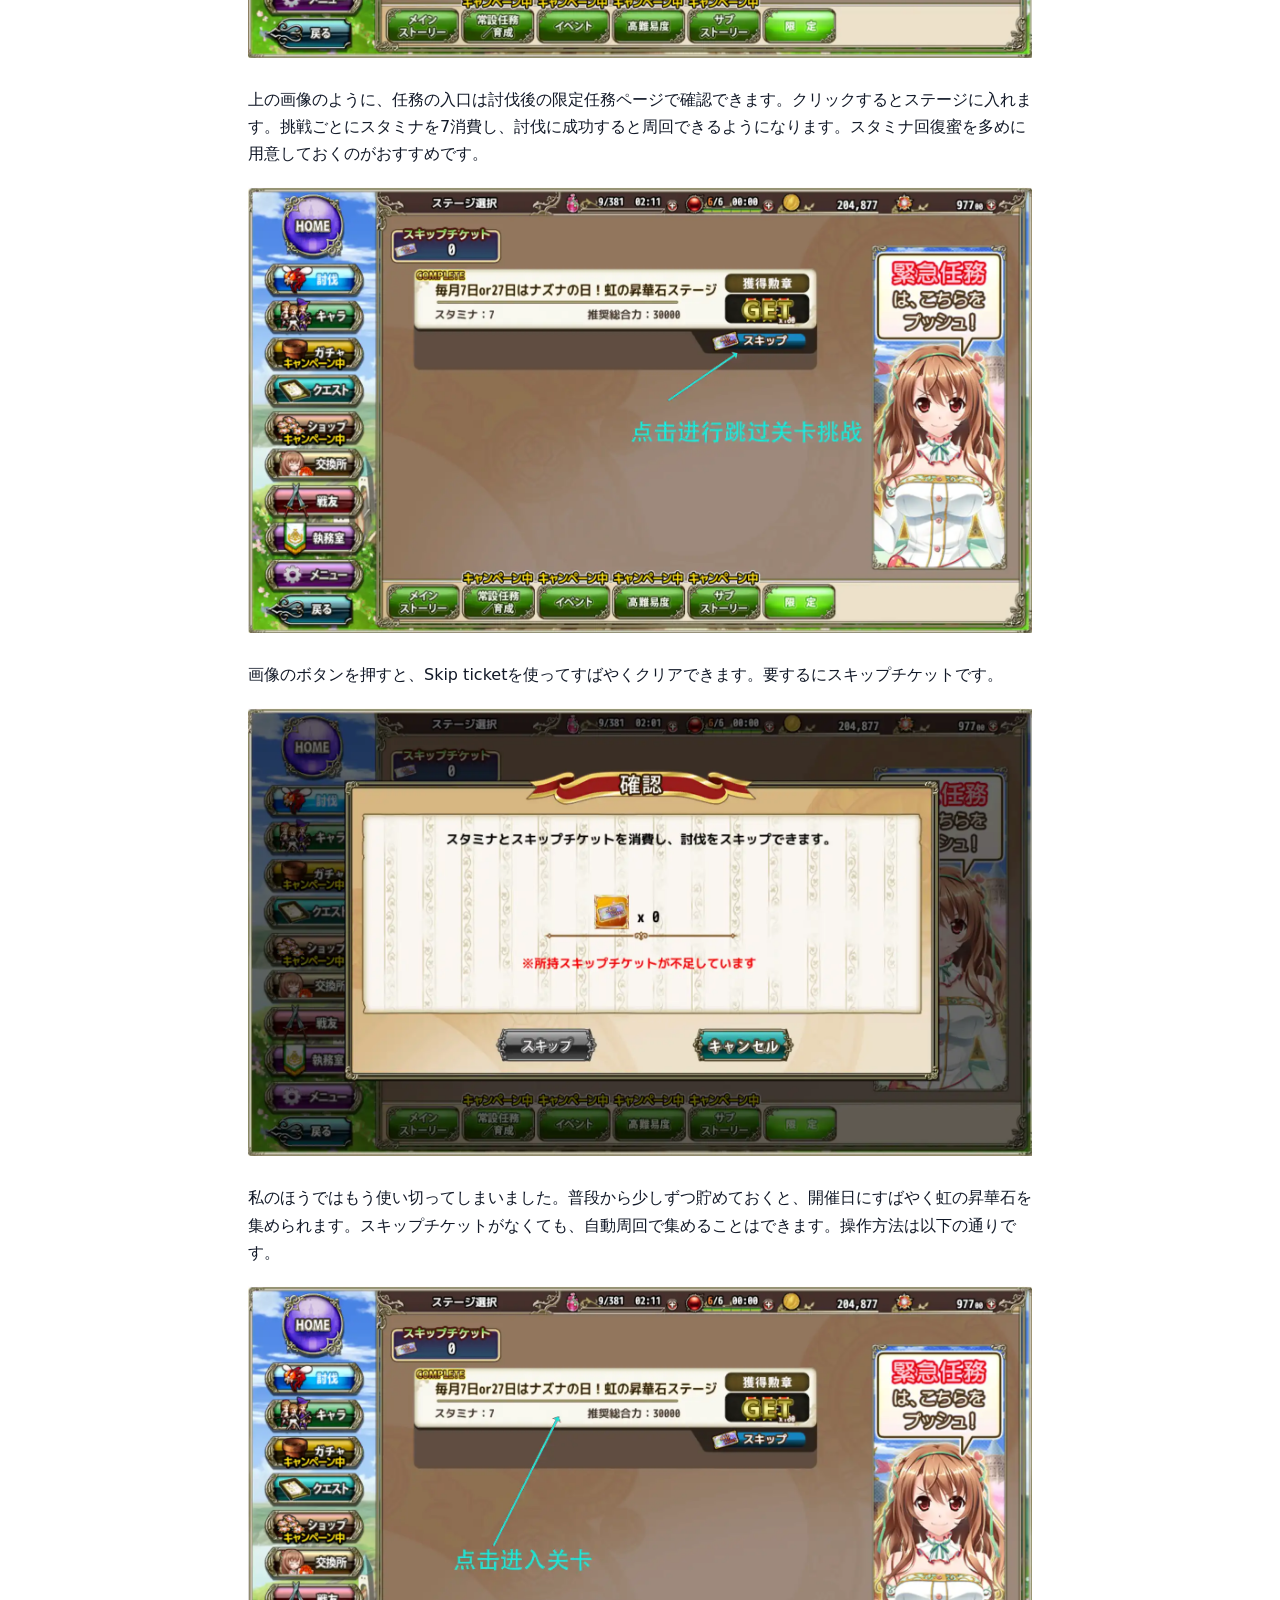
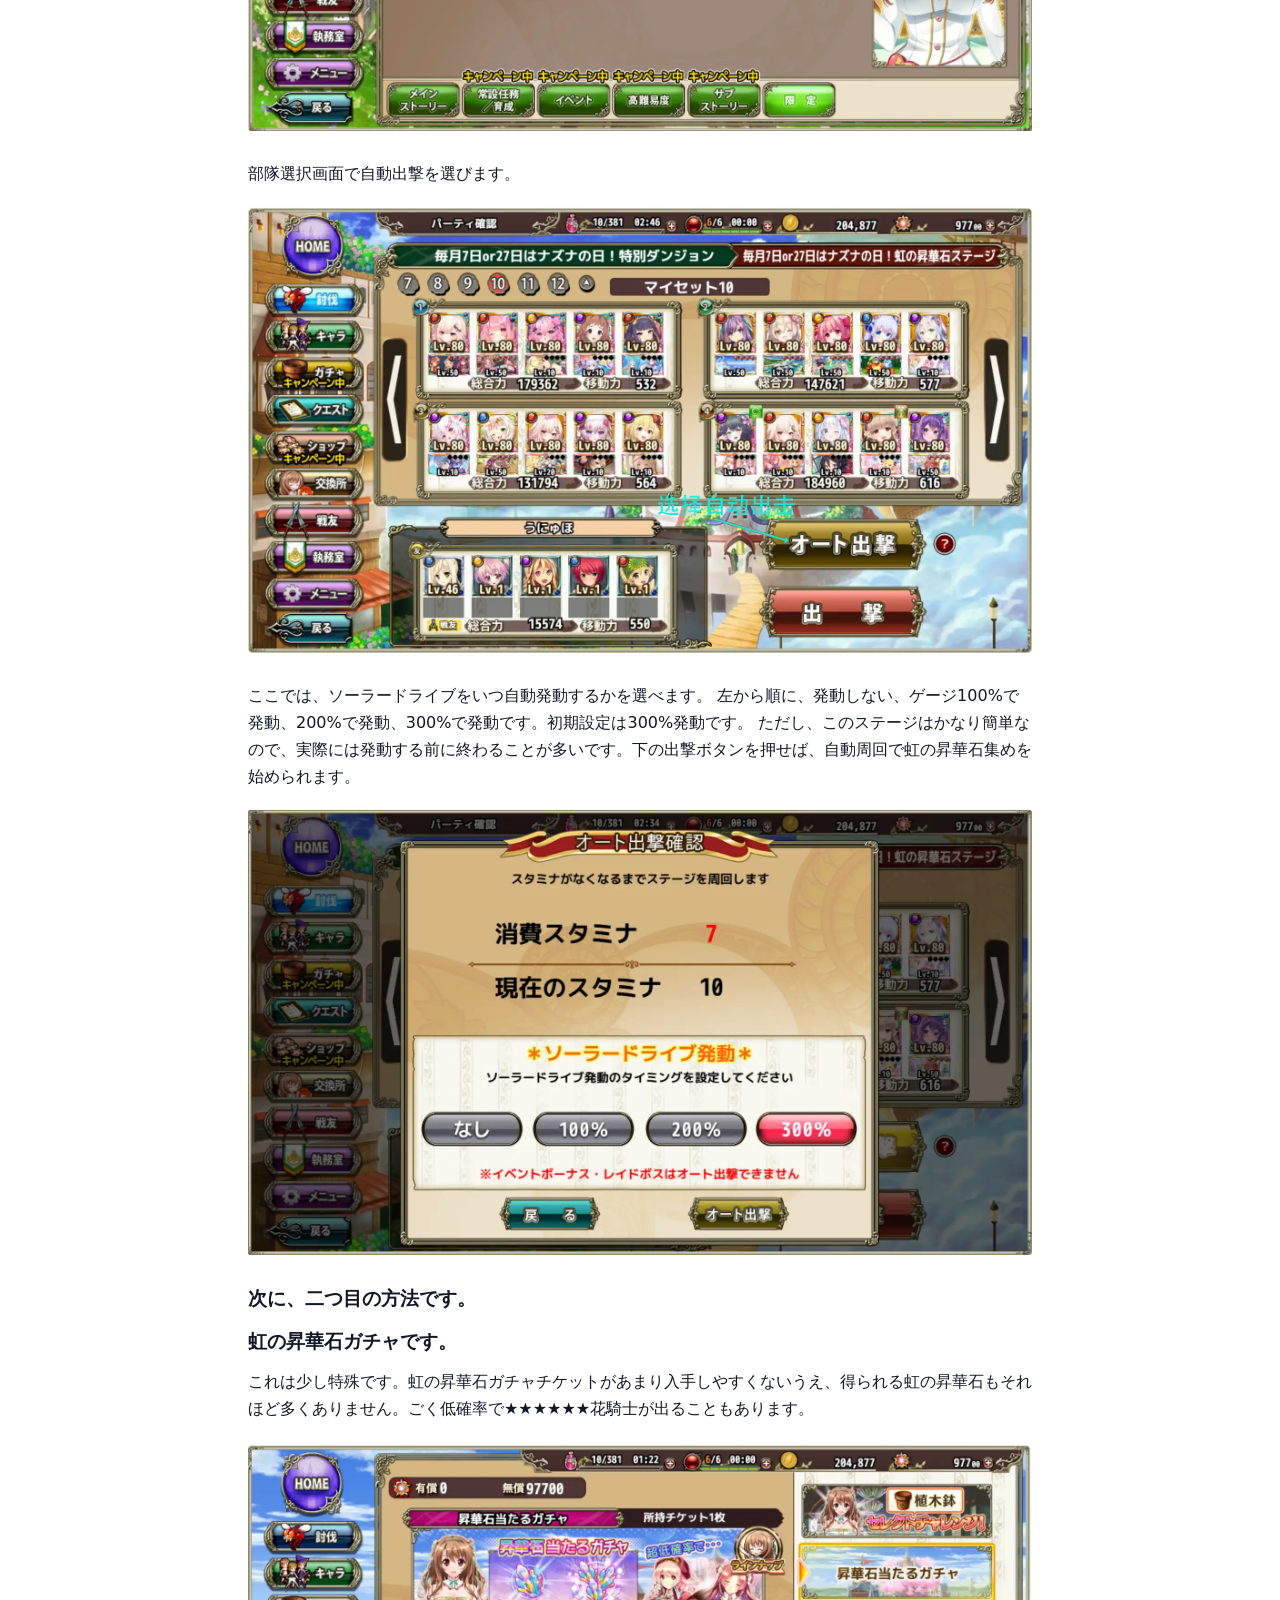
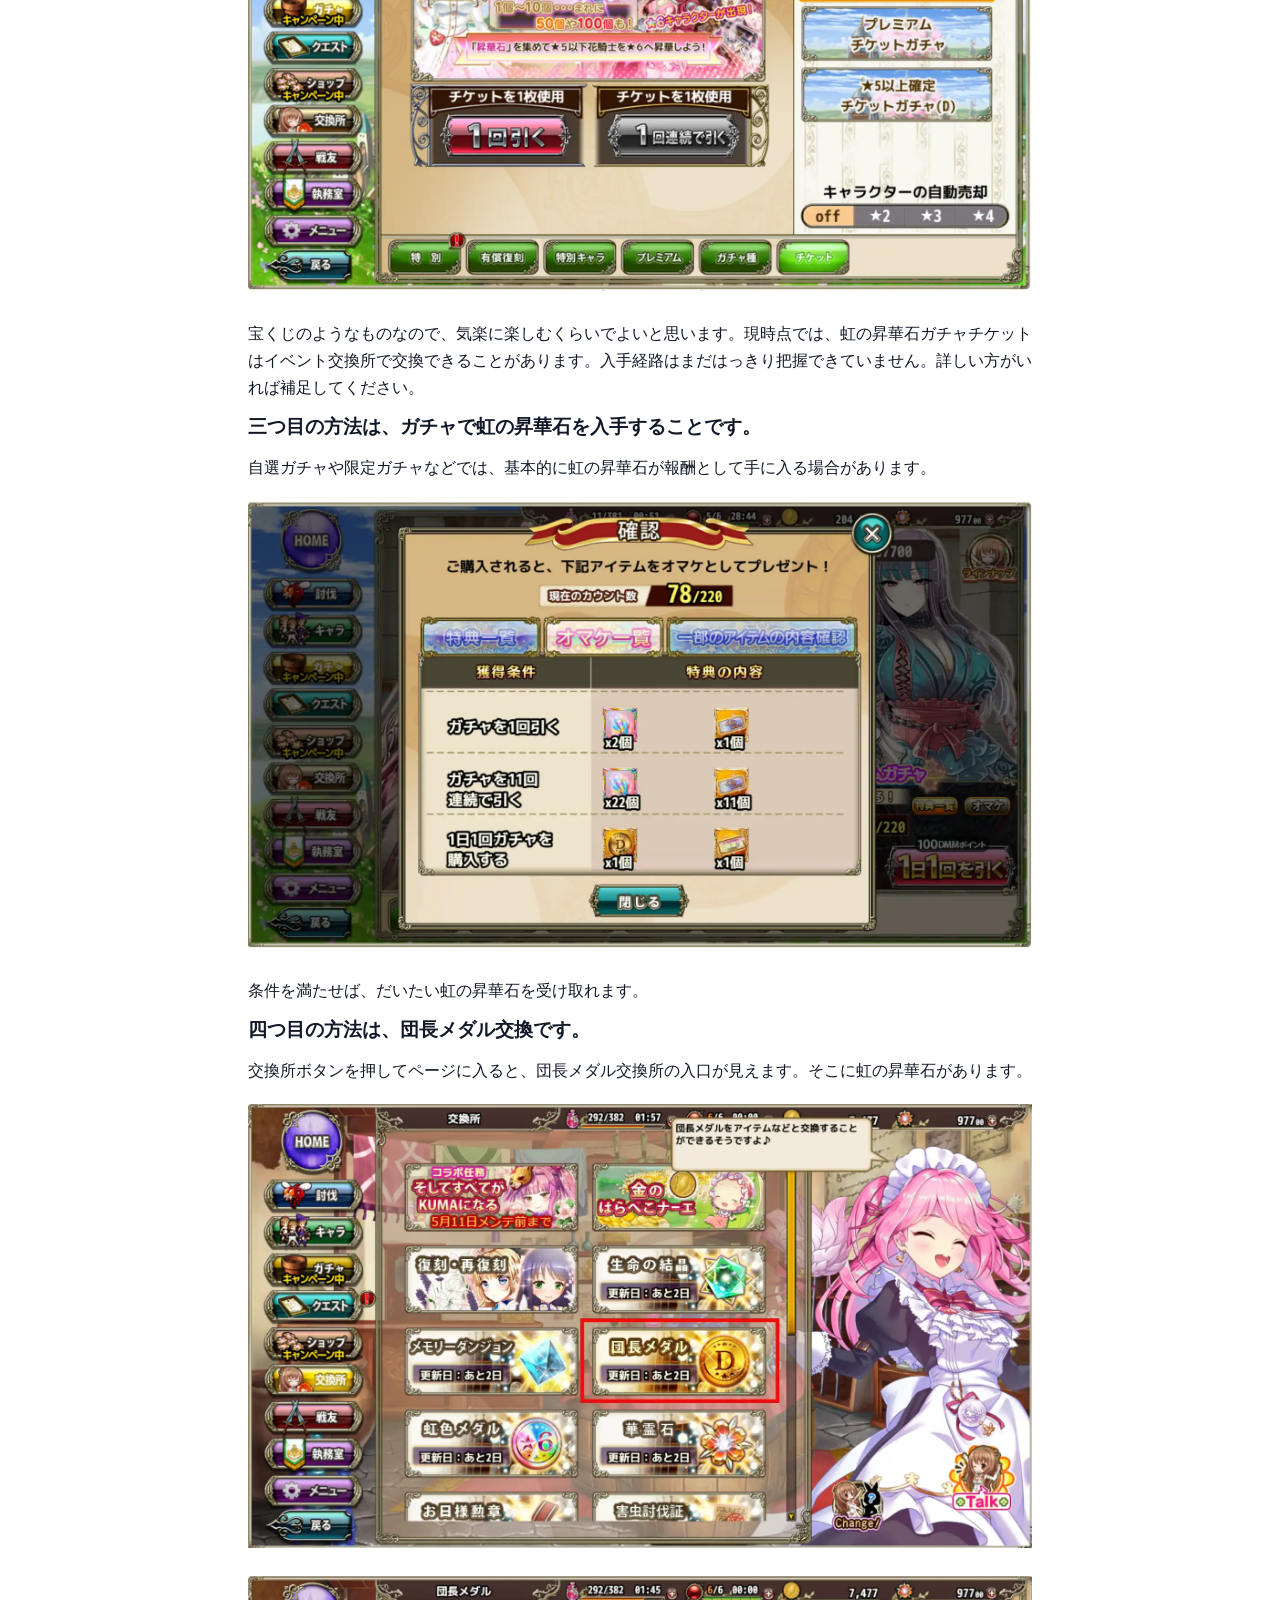
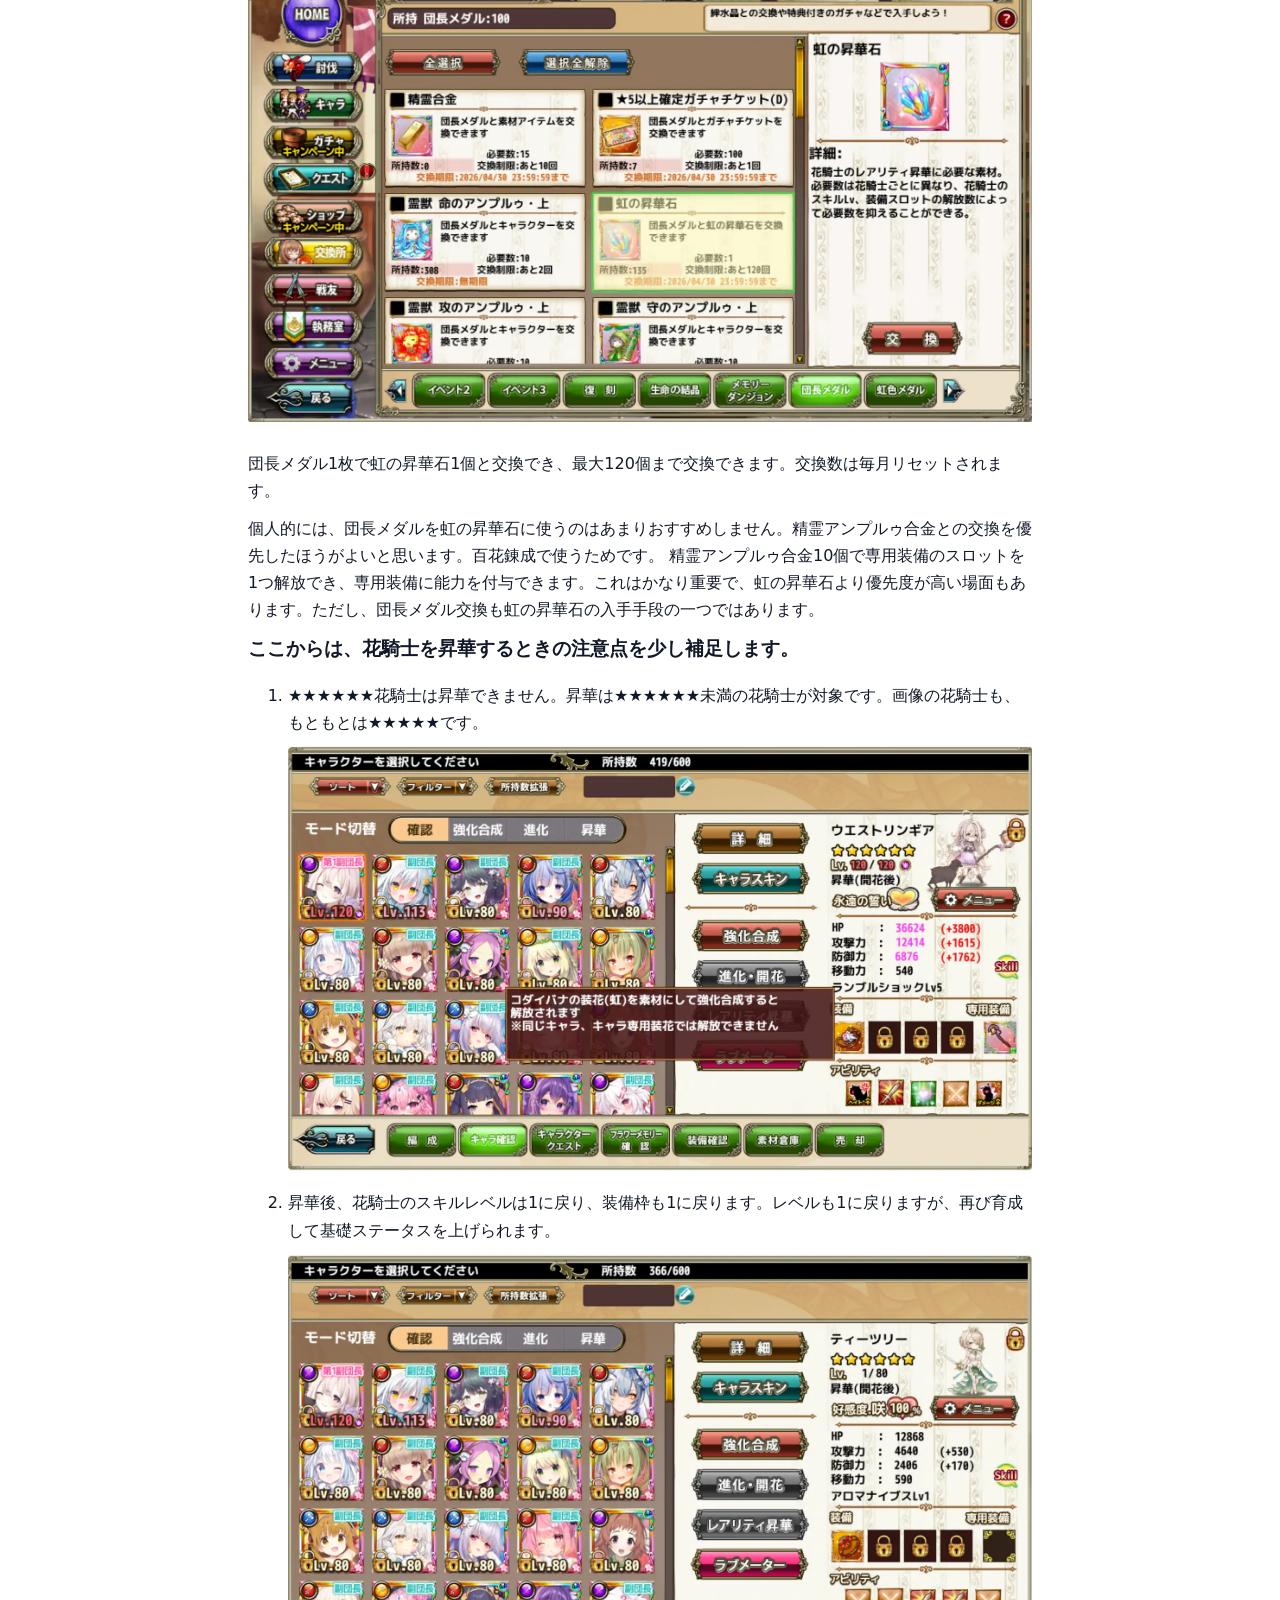
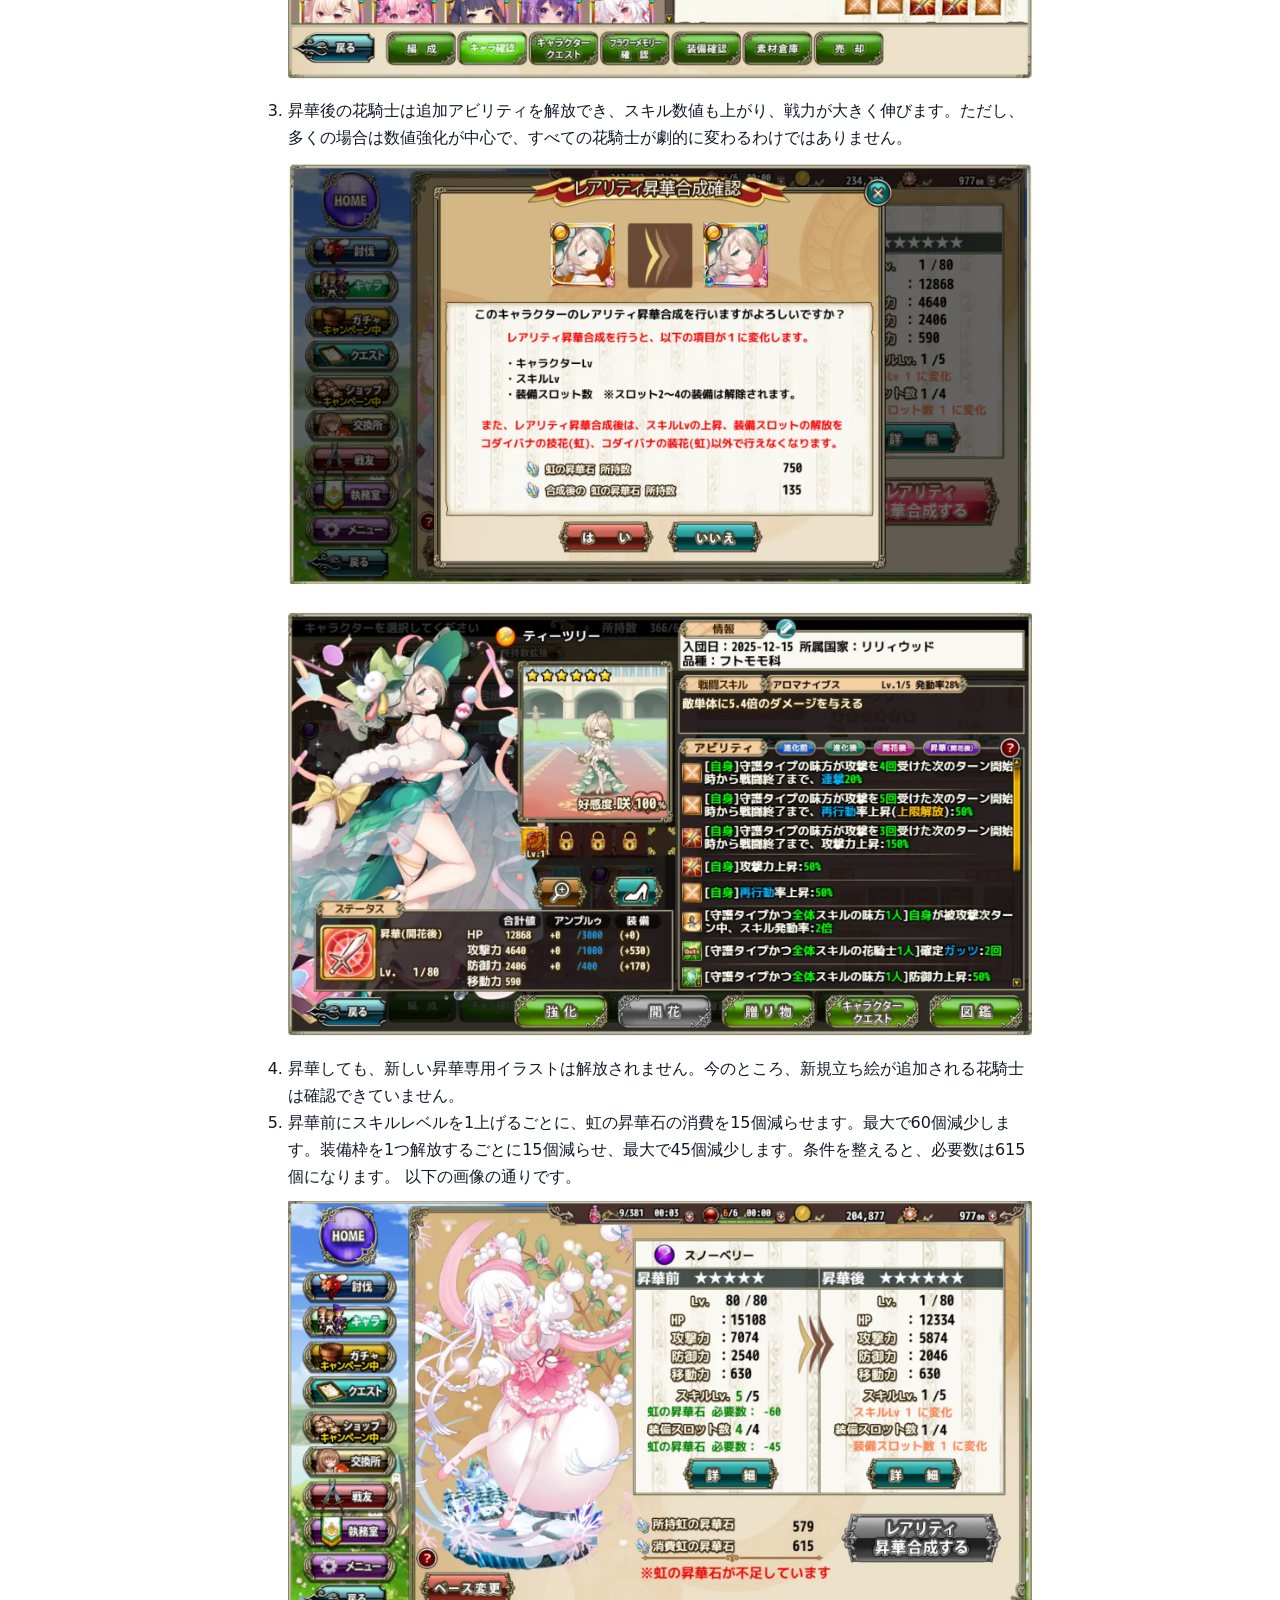
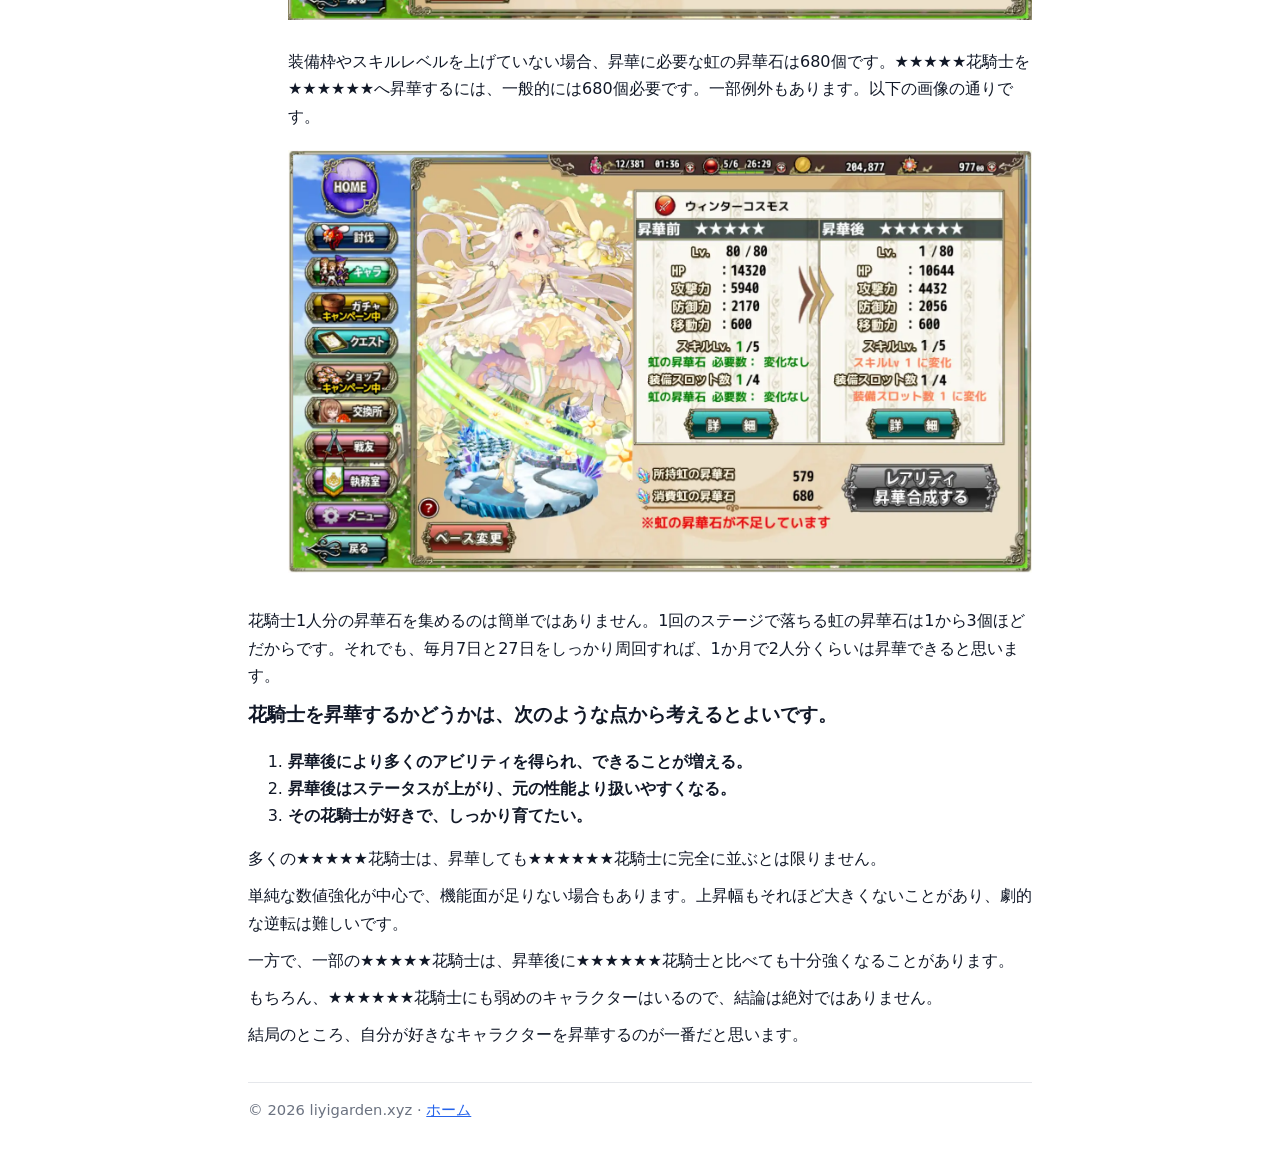
<file: posts/Obtaining_Sublimation_Stones_ja.html>
<!doctype html>
<html lang="ja">

<head>
  <meta charset="utf-8" />
  <meta name="viewport" content="width=device-width, initial-scale=1" />

  <!-- ページタイトル -->
  <title>フラワーナイトガール 虹の昇華石の入手方法と昇華の注意点</title>

  <!-- SEO 説明 -->
  <meta name="description" content="フラワーナイトガール初心者向けに、虹の昇華石の入手方法を画像付きで紹介します。限定任務、ガチャ、団長メダル交換などの入手手段と、花騎士を昇華する前に知っておきたい注意点をまとめました。" />

  <!-- 現在の記事URL -->
  <link rel="canonical" href="https://liyigarden.xyz/posts/Obtaining_Sublimation_Stones_ja.html" />
  <link rel="alternate" hreflang="zh-CN" href="https://liyigarden.xyz/posts/Obtaining_Sublimation_Stones.html" />
  <link rel="alternate" hreflang="ja" href="https://liyigarden.xyz/posts/Obtaining_Sublimation_Stones_ja.html" />

  <link rel="stylesheet" href="/CSS/mainstyle.css" />
  <link rel="icon" href="/favicon.ico" />

  <!-- ソーシャルメディア共有 -->
  <meta property="og:type" content="article" />
  <meta property="og:site_name" content="liyigarden" />
  <meta property="og:title" content="フラワーナイトガール 虹の昇華石の入手方法と昇華の注意点" />
  <meta property="og:description" content="フラワーナイトガール初心者向けに、虹の昇華石の入手方法と花騎士を昇華する際の注意点を画像付きでまとめました。" />
  <meta property="og:url" content="https://liyigarden.xyz/posts/Obtaining_Sublimation_Stones_ja.html" />
  <meta property="article:published_time" content="2026-05-18" />
  <meta property="article:modified_time" content="2026-05-18" />
  <meta name="twitter:card" content="summary" />

  <script type="application/ld+json">
  {
    "@context": "https://schema.org",
    "@type": "BlogPosting",
    "headline": "フラワーナイトガール 虹の昇華石の入手方法",
    "datePublished": "2026-05-18T09:00:00+08:00",
    "dateModified": "2026-05-18T09:00:00+08:00",
    "author": {
      "@type": "Person",
      "name": "liyigarden",
      "url": "https://liyigarden.xyz/"
    },
    "image": "https://liyigarden.xyz/img/Obtaining_Sublimation_Stones/%E8%99%B9%E3%81%AE%E6%98%87%E8%8F%AF%E7%9F%B3.webp"
  }
  </script>
</head>

<body>
  <div class="container">

    <header class="site-header">
      <p class="site-title">
        <a href="/" style="color:inherit;text-decoration:none">liyigarden</a>
      </p>

      <nav class="nav">
        <a href="/">← ホームへ戻る</a>
        <a href="/posts/Obtaining_Sublimation_Stones.html">中文版</a>
      </nav>
    </header>

    <main>
      <article>

        <!-- 投稿日 -->
        <p class="meta">
          <time datetime="2026-5-18">2026-5-18</time>
          · 更新 <time datetime="2026-05-18">2026-5-18</time>
        </p>

        <!-- 記事タイトル -->
        <h1>フラワーナイトガール 虹の昇華石の入手方法</h1>

        <!-- ===== 記事本文ここから ===== -->
        <p class="title"><b>フラワーナイトガールで虹の昇華石を入手する方法を、いくつか簡単に紹介します。</b></p>

        <p>
          この記事は初心者の団長向けのメモです。虹の昇華石を集めるときの参考として使えますが、ここで紹介する入手方法がすべてではないかもしれません。本文中の昇華石は、ゲーム内の虹の昇華石を指します。
        </p>
        <img class="Screenshots" src="/img/Obtaining_Sublimation_Stones/虹の昇華石.webp" alt="虹の昇華石">
        <p>虹の昇華石は、簡単に言えばキャラクターを昇華させるための素材です。よく使う場面としては、★★★★★の花騎士を★★★★★★へ昇華させるときです。</p>
        <p class="title"><b>
          入手方法は以下の通りです。
        </b></p>
        <ol class="title" style="list-style-type: decimal;">
          <li>毎月7日と27日の限定任務。</li>
          <li>虹の昇華石専用ガチャ。</li>
          <li>常設、限定、課金ガチャなどのガチャ報酬。</li>
          <li>団長メダル交換。</li>
        </ol>
        <p class="title"><b>まずは一つ目の入手方法です。</b></p>
        <p>毎月7日と27日には、ナズナの日の限定ダンジョンがあります。ナズナについては、こちらの記事も参考になります。
          <a href="https://zh.moegirl.org.cn/%E7%BE%8E%E5%B0%91%E5%A5%B3%E8%8A%B1%E9%AA%91%E5%A3%AB:%E8%8D%A0%E8%8F%9C" target="_blank" rel="noopener noreferrer">美少女花骑士：芹菜</a></p>
        <img class="Screenshots" src="/img/Obtaining_Sublimation_Stones/Sublimation_Stone_Gate.webp" alt="ナズナの日ダンジョン入口">
        <p>上の画像のように、任務の入口は討伐後の限定任務ページで確認できます。クリックするとステージに入れます。挑戦ごとにスタミナを7消費し、討伐に成功すると周回できるようになります。スタミナ回復蜜を多めに用意しておくのがおすすめです。</p>
        <img class="Screenshots" src="/img/Obtaining_Sublimation_Stones/skip_ticket.webp" alt="ナズナの日ダンジョンのスキップ">
        <p>画像のボタンを押すと、Skip ticketを使ってすばやくクリアできます。要するにスキップチケットです。</p>
        <img class="Screenshots" src="/img/Obtaining_Sublimation_Stones/use_skip_tickets.webp" alt="スキップチケットを使用">
        <p>私のほうではもう使い切ってしまいました。普段から少しずつ貯めておくと、開催日にすばやく虹の昇華石を集められます。スキップチケットがなくても、自動周回で集めることはできます。操作方法は以下の通りです。</p>
        <img class="Screenshots" src="/img/Obtaining_Sublimation_Stones/Enter_levels.webp" alt="自動周回でステージに入る">
        <p>部隊選択画面で自動出撃を選びます。</p>
        <img class="Screenshots" src="/img/Obtaining_Sublimation_Stones/choose_auto_attack.webp" alt="部隊を選択">
        <p>ここでは、ソーラードライブをいつ自動発動するかを選べます。
          左から順に、発動しない、ゲージ100%で発動、200%で発動、300%で発動です。初期設定は300%発動です。
          ただし、このステージはかなり簡単なので、実際には発動する前に終わることが多いです。下の出撃ボタンを押せば、自動周回で虹の昇華石集めを始められます。</p>
        <img class="Screenshots" src="/img/Obtaining_Sublimation_Stones/Solar_bombing_setup.webp" alt="ソーラードライブ設定">
        <p class="title"><b>次に、二つ目の方法です。</b></p>
        <p class="title"><b>虹の昇華石ガチャです。</b></p>
        <p>これは少し特殊です。虹の昇華石ガチャチケットがあまり入手しやすくないうえ、得られる虹の昇華石もそれほど多くありません。ごく低確率で★★★★★★花騎士が出ることもあります。</p>
        <img class="Screenshots" src="/img/Obtaining_Sublimation_Stones/Ascension_Stone_Gacha.webp" alt="虹の昇華石ガチャ">
        <p>宝くじのようなものなので、気楽に楽しむくらいでよいと思います。現時点では、虹の昇華石ガチャチケットはイベント交換所で交換できることがあります。入手経路はまだはっきり把握できていません。詳しい方がいれば補足してください。</p>
        <p class="title"><b>三つ目の方法は、ガチャで虹の昇華石を入手することです。</b></p>
        <p>自選ガチャや限定ガチャなどでは、基本的に虹の昇華石が報酬として手に入る場合があります。</p>
        <img class="Screenshots" src="/img/Obtaining_Sublimation_Stones/CardPool.webp" alt="ガチャで虹の昇華石を入手">
        <p>条件を満たせば、だいたい虹の昇華石を受け取れます。</p>
        <p class="title"><b>四つ目の方法は、団長メダル交換です。</b></p>
        <p>交換所ボタンを押してページに入ると、団長メダル交換所の入口が見えます。そこに虹の昇華石があります。</p>
        <img class="Screenshots" src="/img/Obtaining_Sublimation_Stones/leader_Medal.webp" alt="団長メダル交換所">
        <img class="Screenshots" src="/img/Obtaining_Sublimation_Stones/Medal_Shop.webp" alt="団長メダル交換">
        <p>団長メダル1枚で虹の昇華石1個と交換でき、最大120個まで交換できます。交換数は毎月リセットされます。</p>
        <p>個人的には、団長メダルを虹の昇華石に使うのはあまりおすすめしません。精霊アンプルゥ合金との交換を優先したほうがよいと思います。百花錬成で使うためです。
          精霊アンプルゥ合金10個で専用装備のスロットを1つ解放でき、専用装備に能力を付与できます。これはかなり重要で、虹の昇華石より優先度が高い場面もあります。ただし、団長メダル交換も虹の昇華石の入手手段の一つではあります。</p>
        <p class="title"><b>ここからは、花騎士を昇華するときの注意点を少し補足します。</b></p>
        <ol>
          <li>★★★★★★花騎士は昇華できません。昇華は★★★★★★未満の花騎士が対象です。画像の花騎士も、もともとは★★★★★です。
            <img class="Screenshots" src="/img/Obtaining_Sublimation_Stones/Sublimation_flower_knight.webp" alt="花騎士の昇華">
          </li>
          <li>昇華後、花騎士のスキルレベルは1に戻り、装備枠も1に戻ります。レベルも1に戻りますが、再び育成して基礎ステータスを上げられます。
            <img class="Screenshots" src="/img/Obtaining_Sublimation_Stones/After_sublimation.webp" alt="昇華後">
          </li>
          <li>昇華後の花騎士は追加アビリティを解放でき、スキル数値も上がり、戦力が大きく伸びます。ただし、多くの場合は数値強化が中心で、すべての花騎士が劇的に変わるわけではありません。
            <img class="Screenshots" src="/img/Obtaining_Sublimation_Stones/Sublimation_Confirmation.webp" alt="昇華確認">
            <img class="Screenshots" src="/img/Obtaining_Sublimation_Stones/Sublimated_Skills.webp" alt="昇華後のスキル">
          </li>
          <li>昇華しても、新しい昇華専用イラストは解放されません。今のところ、新規立ち絵が追加される花騎士は確認できていません。</li>
          <li>昇華前にスキルレベルを1上げるごとに、虹の昇華石の消費を15個減らせます。最大で60個減少します。装備枠を1つ解放するごとに15個減らせ、最大で45個減少します。条件を整えると、必要数は615個になります。
            以下の画像の通りです。
            <img class="Screenshots" src="/img/Obtaining_Sublimation_Stones/Sublimation_Consumption.webp" alt="虹の昇華石の消費軽減">
            <p>装備枠やスキルレベルを上げていない場合、昇華に必要な虹の昇華石は680個です。★★★★★花騎士を★★★★★★へ昇華するには、一般的には680個必要です。一部例外もあります。以下の画像の通りです。</p>
            <img class="Screenshots" src="/img/Obtaining_Sublimation_Stones/Original_Consumption.webp" alt="元の虹の昇華石消費量">
          </li>
        </ol>
        <p>花騎士1人分の昇華石を集めるのは簡単ではありません。1回のステージで落ちる虹の昇華石は1から3個ほどだからです。それでも、毎月7日と27日をしっかり周回すれば、1か月で2人分くらいは昇華できると思います。</p>
        <p class="title"><b>花騎士を昇華するかどうかは、次のような点から考えるとよいです。</b></p>
        <ol>
          <li><b>昇華後により多くのアビリティを得られ、できることが増える。</b></li>
          <li><b>昇華後はステータスが上がり、元の性能より扱いやすくなる。</b></li>
          <li><b>その花騎士が好きで、しっかり育てたい。</b></li>
        </ol>
        <p>多くの★★★★★花騎士は、昇華しても★★★★★★花騎士に完全に並ぶとは限りません。</p>
        <p>単純な数値強化が中心で、機能面が足りない場合もあります。上昇幅もそれほど大きくないことがあり、劇的な逆転は難しいです。</p>
        <p>一方で、一部の★★★★★花騎士は、昇華後に★★★★★★花騎士と比べても十分強くなることがあります。</p>
        <p>もちろん、★★★★★★花騎士にも弱めのキャラクターはいるので、結論は絶対ではありません。</p>
        <p>結局のところ、自分が好きなキャラクターを昇華するのが一番だと思います。</p>
      </article>
    </main>

    <footer class="footer">
      <div>© <span id="y"></span> liyigarden.xyz · <a href="/">ホーム</a></div>
    </footer>

  </div>

  <script>
    document.getElementById("y").textContent = new Date().getFullYear();
  </script>

</body>
</html>
</file>
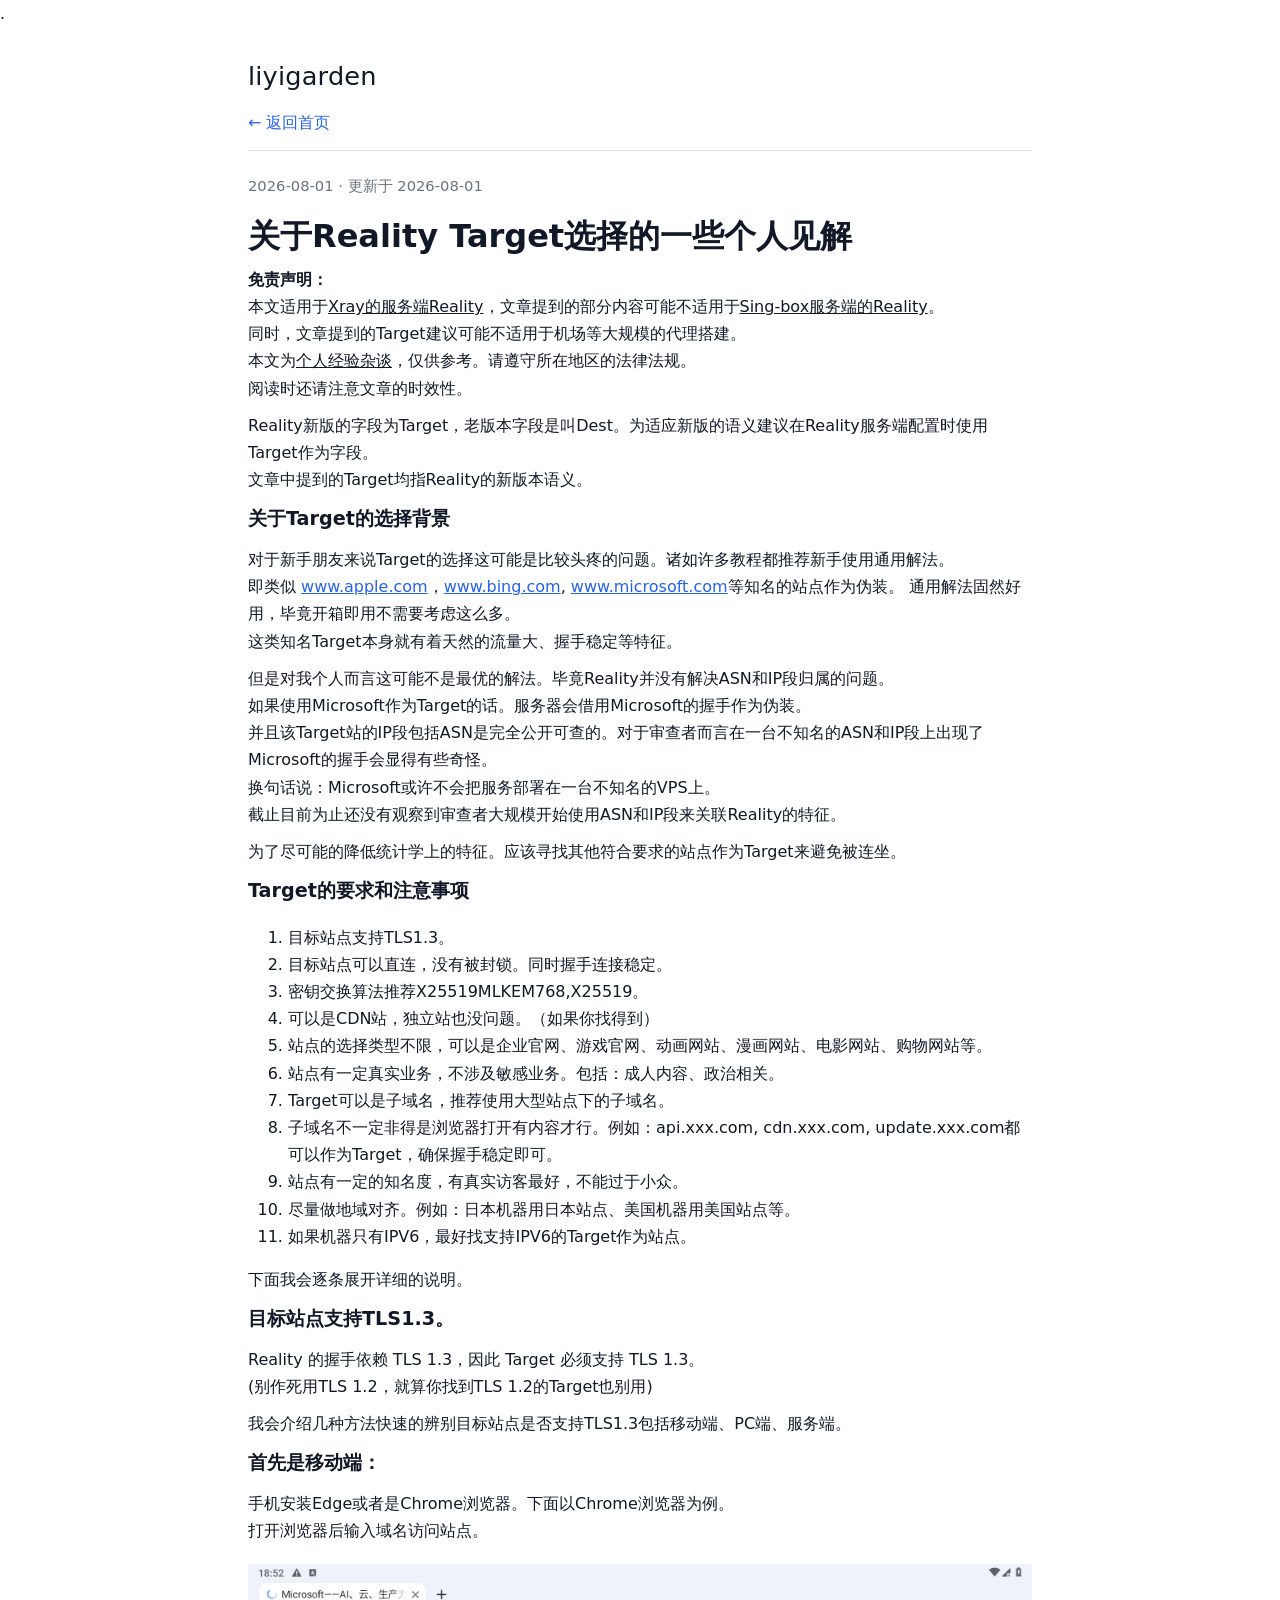
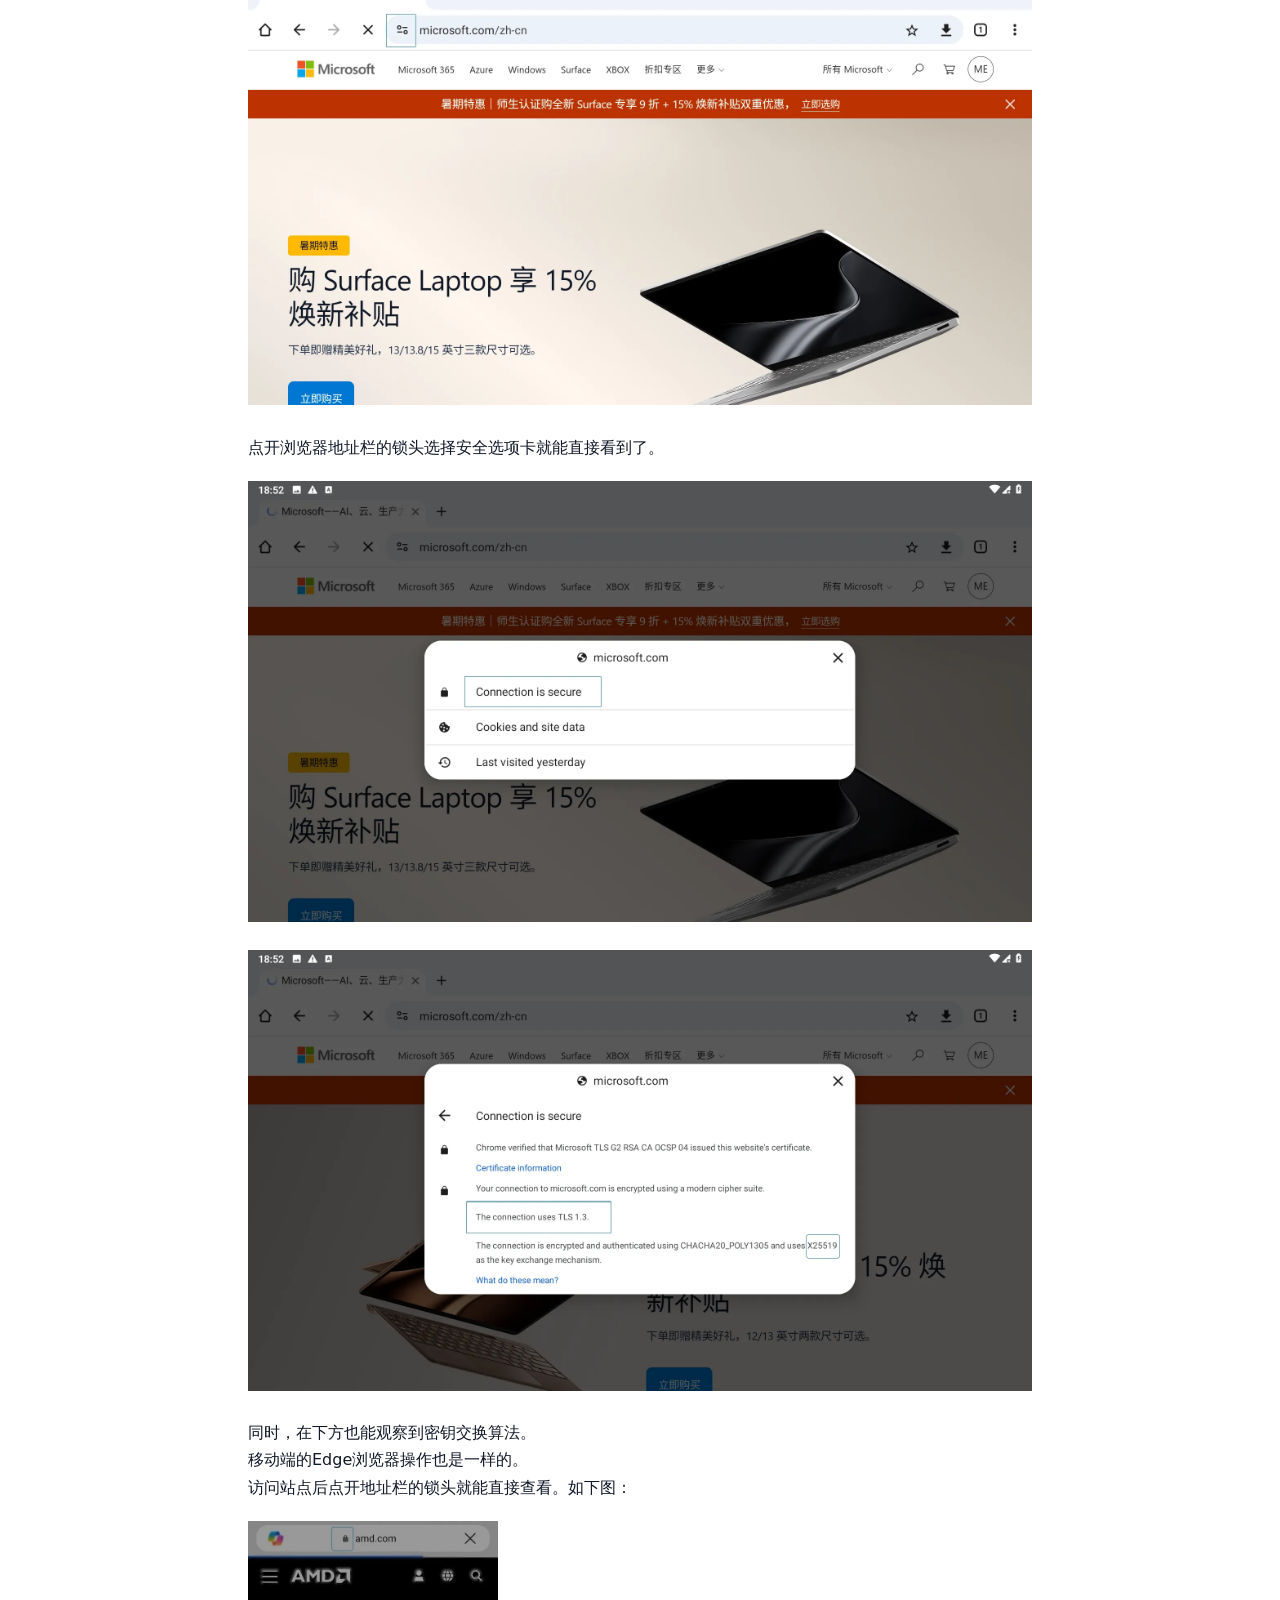
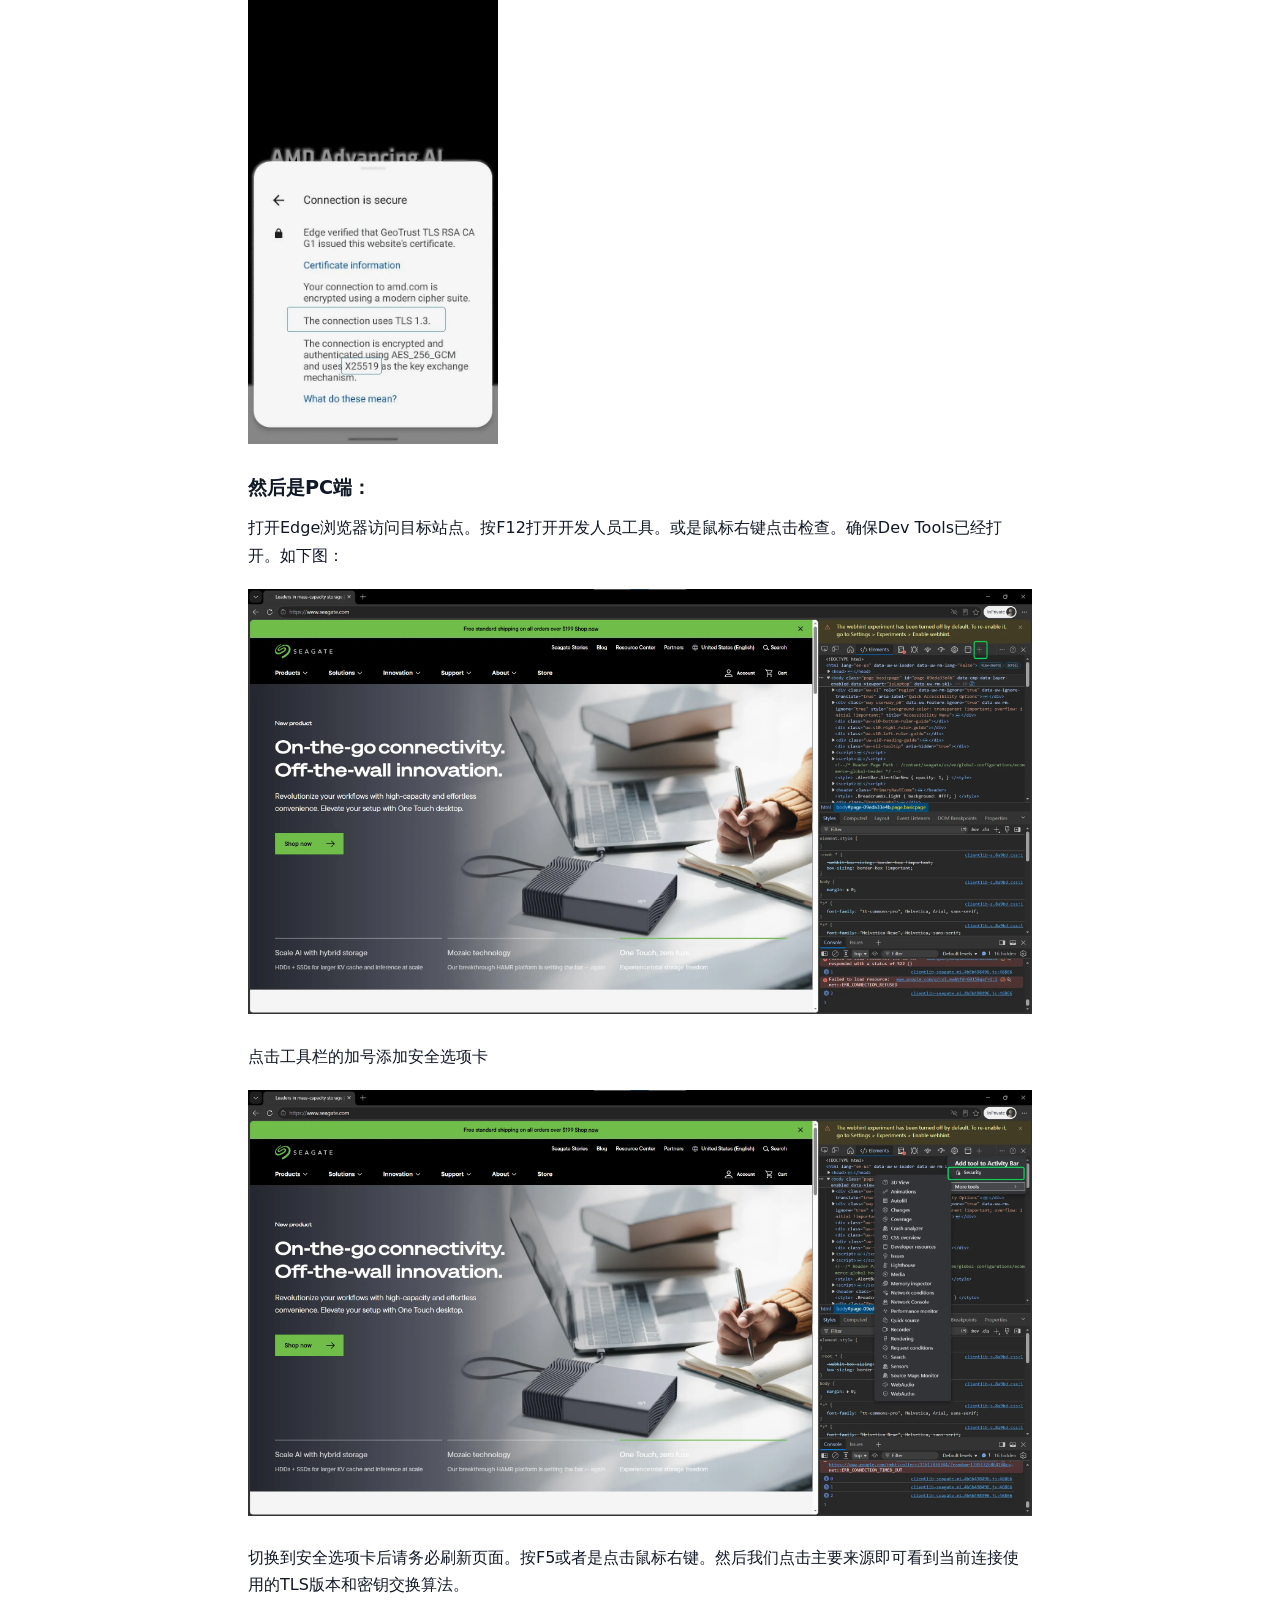
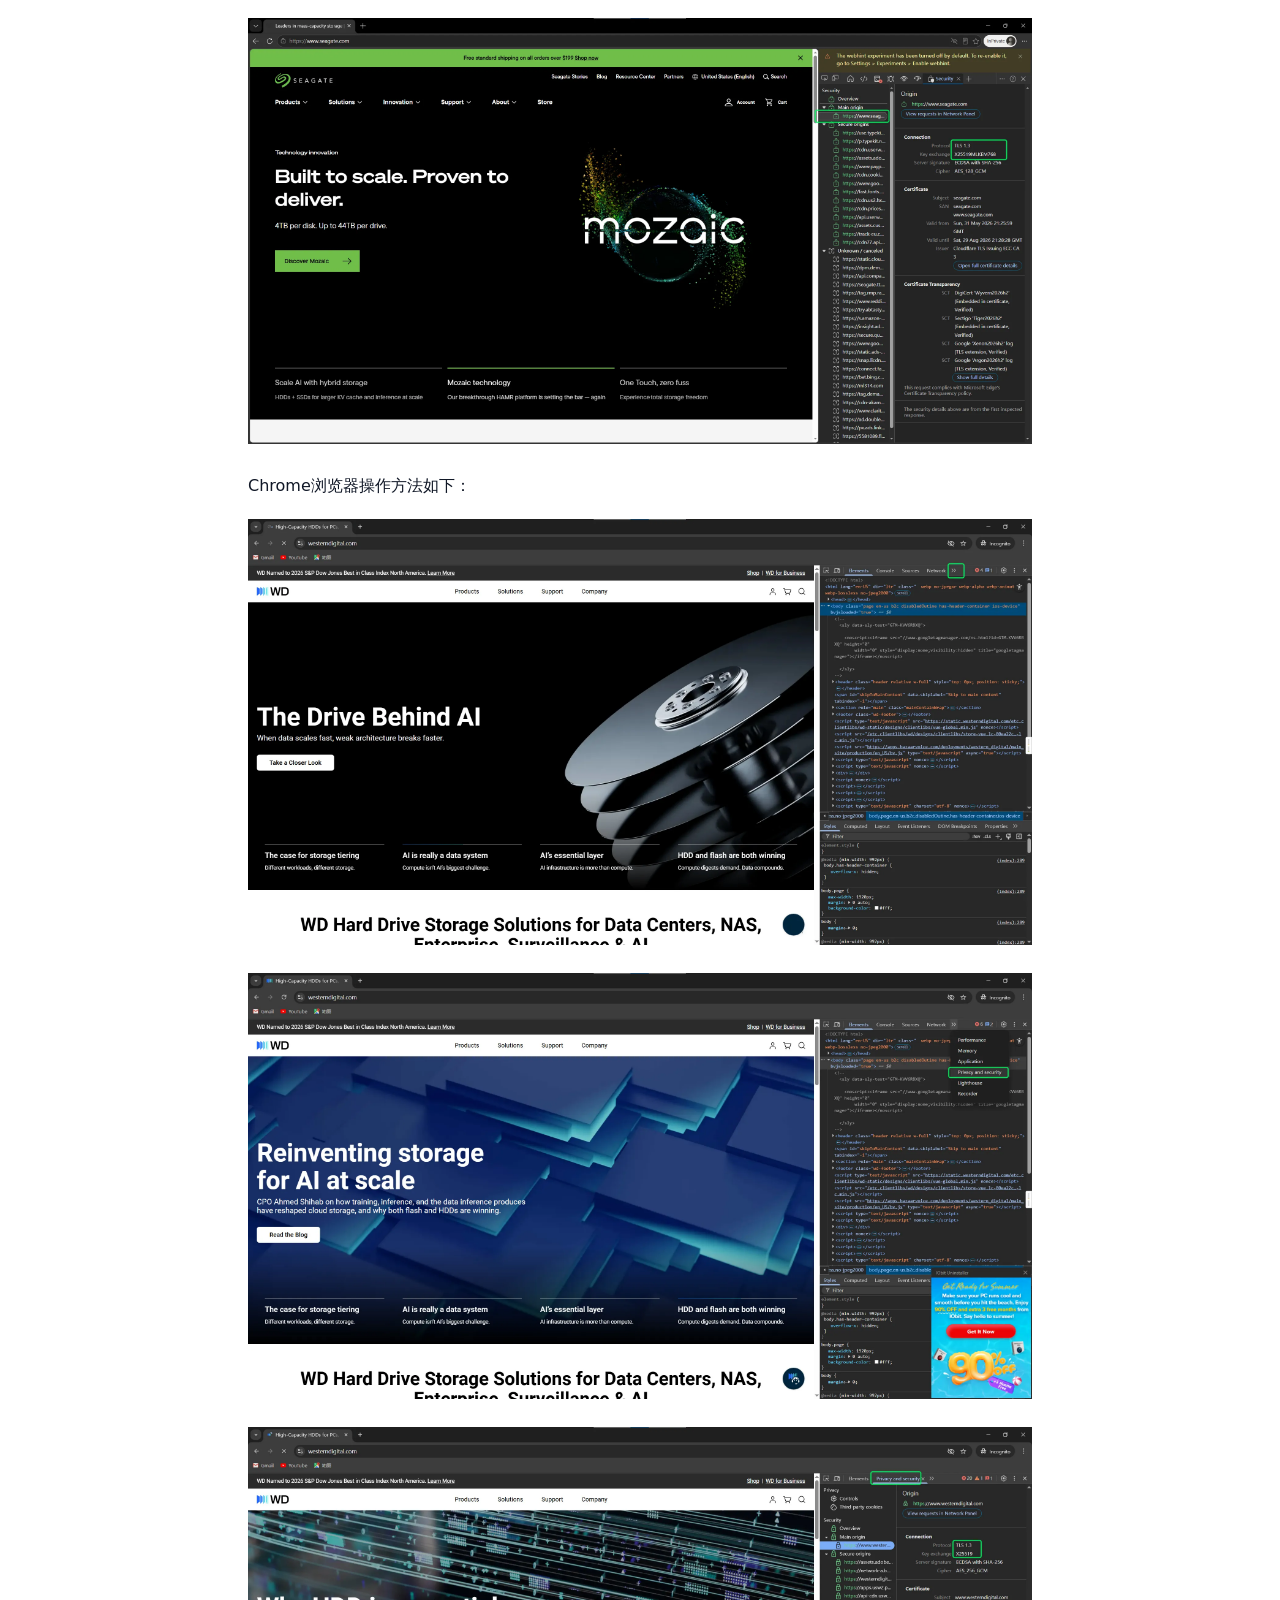
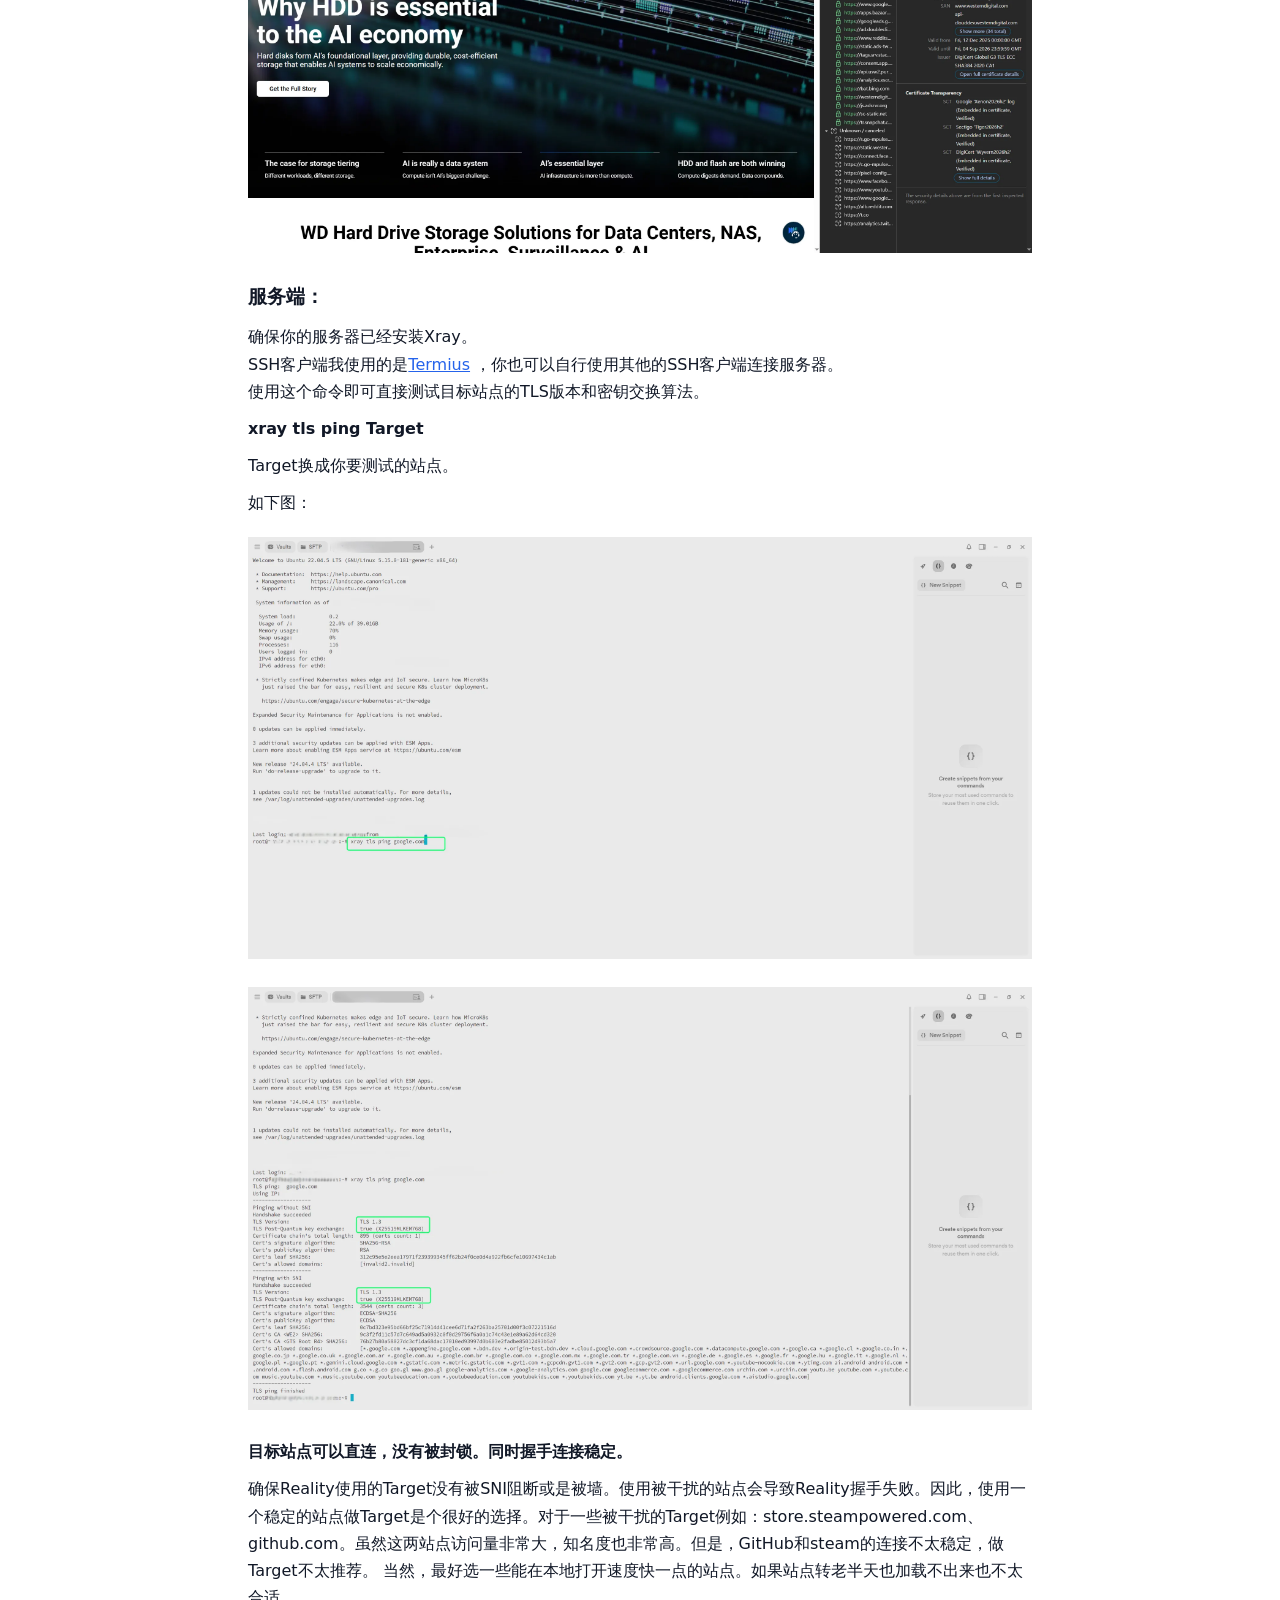
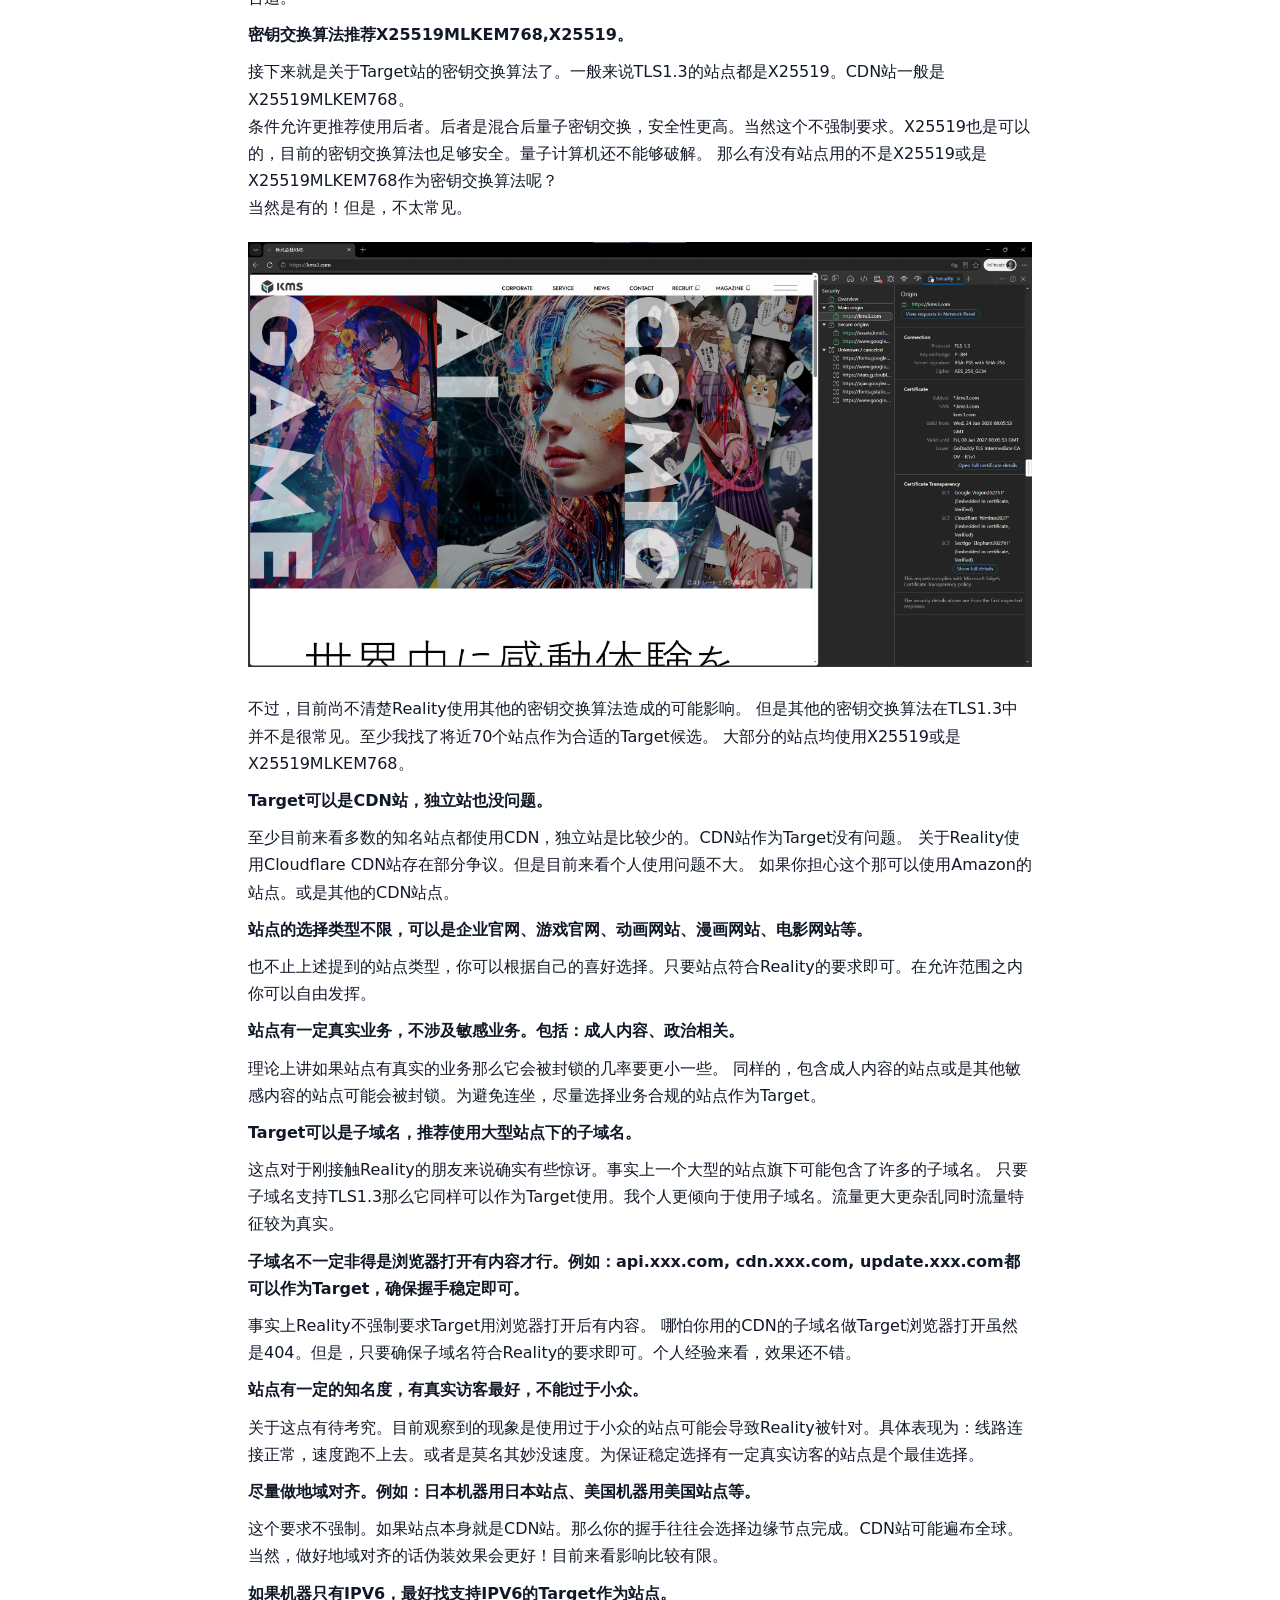
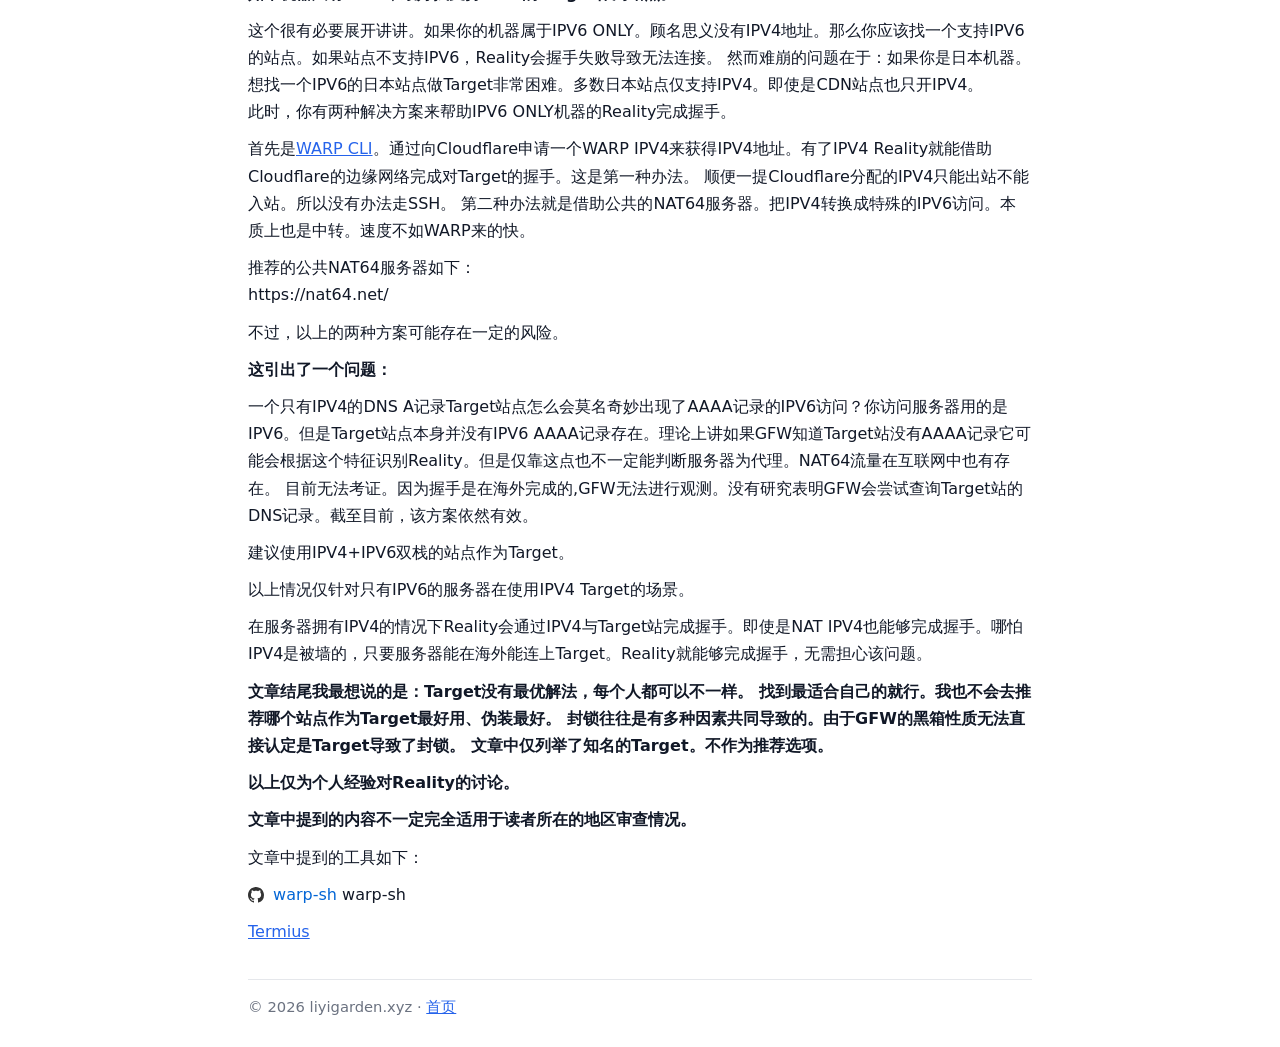
<file: posts/Reality_target_choose.html>
<!doctype html>
<html lang="zh-CN">

<head>
  <meta charset="utf-8" />
  <meta name="viewport" content="width=device-width, initial-scale=1" />


  <title>关于Reality Target选择的一些个人见解</title>


  <meta name="description" content="基于个人经验讨论 Xray 服务端 Reality 的 Target（目标站点）选择：通用目标站点的特点、ASN 与 IP 段的考量，以及测试方法。" />


  <link rel="canonical" href="https://liyigarden.xyz/posts/Reality_target_choose.html" />

  <link rel="stylesheet" href="/CSS/mainstyle.css" />
  <link rel="icon" href="/favicon.ico" />

  <!-- 社交媒体分享 -->
  <meta property="og:type" content="article" />
  <meta property="og:site_name" content="liyigarden" />
  <meta property="og:title" content="关于Reality Target选择的一些个人见解" />
  <meta property="og:description" content="基于个人经验讨论 Xray 服务端 Reality 的 Target（目标站点）选择与测试方法。" />
  <meta property="og:url" content="https://liyigarden.xyz/posts/Reality_target_choose.html" />
  <meta property="article:published_time" content="2026-08-01" />
  <meta property="article:modified_time" content="2026-08-05" />
  <meta name="twitter:card" content="summary" />

  <script type="application/ld+json">
  {
    "@context": "https://schema.org",
    "@type": "BlogPosting",
    "headline": "关于Reality Target选择的一些个人见解",
    "datePublished": "2026-08-01T09:00:00+08:00",
    "dateModified": "2026-08-01T09:00:00+08:00",
    "author": {
      "@type": "Person",
      "name": "liyigarden",
      "url": "https://liyigarden.xyz/"
    },
    "image": "https://liyigarden.xyz/img/Reality_target_choose/Browser.webp"
  }
  </script>
</head>

<body>.
  <div class="container">

    <header class="site-header">
      <p class="site-title">
        <a href="/" style="color:inherit;text-decoration:none">liyigarden</a>
      </p>

      <nav class="nav">
        <a href="/">← 返回首页</a>
      </nav>
    </header>

    <main>
      <article>


        <p class="meta">
          <time datetime="2026-08-01">2026-08-01</time>
          · 更新于 <time datetime="2026-08-01">2026-08-01</time>
        </p>


        <h1>关于Reality Target选择的一些个人见解</h1>



        <p>
          <b>免责声明：</b><br>
          本文适用于<u>Xray的服务端Reality</u>，文章提到的部分内容可能不适用于<u>Sing-box服务端的Reality</u>。<br>
          同时，文章提到的Target建议可能不适用于机场等大规模的代理搭建。<br>
          本文为<u>个人经验杂谈</u>，仅供参考。请遵守所在地区的法律法规。<br>
          阅读时还请注意文章的时效性。<br>
        </p>

        <p>
          Reality新版的字段为Target，老版本字段是叫Dest。为适应新版的语义建议在Reality服务端配置时使用Target作为字段。<br>
          文章中提到的Target均指Reality的新版本语义。<br>
        </p>
        <p class="title"><b>关于Target的选择背景</b></p>
        <p>对于新手朋友来说Target的选择这可能是比较头疼的问题。诸如许多教程都推荐新手使用通用解法。<br>
          即类似 <a href="https://www.apple.com" target="_blank">www.apple.com</a>，<a href="https://www.bing.com"
            target="_blank">www.bing.com</a>, <a href="https://www.microsoft.com"
            target="_blank">www.microsoft.com</a>等知名的站点作为伪装。
          通用解法固然好用，毕竟开箱即用不需要考虑这么多。<br>
          这类知名Target本身就有着天然的流量大、握手稳定等特征。
        </p>
        <p>但是对我个人而言这可能不是最优的解法。毕竟Reality并没有解决ASN和IP段归属的问题。<br>
          如果使用Microsoft作为Target的话。服务器会借用Microsoft的握手作为伪装。<br>
          并且该Target站的IP段包括ASN是完全公开可查的。对于审查者而言在一台不知名的ASN和IP段上出现了Microsoft的握手会显得有些奇怪。<br>
          换句话说：Microsoft或许不会把服务部署在一台不知名的VPS上。<br>
          截止目前为止还没有观察到审查者大规模开始使用ASN和IP段来关联Reality的特征。
        </p>
        <p>为了尽可能的降低统计学上的特征。应该寻找其他符合要求的站点作为Target来避免被连坐。</p>
        <p class="title"><b>Target的要求和注意事项</b></p>
        <ol>
          <li>目标站点支持TLS1.3。</li>
          <li>目标站点可以直连，没有被封锁。同时握手连接稳定。</li>
          <li>密钥交换算法推荐X25519MLKEM768,X25519。</li>
          <li>可以是CDN站，独立站也没问题。（如果你找得到）</li>
          <li>站点的选择类型不限，可以是企业官网、游戏官网、动画网站、漫画网站、电影网站、购物网站等。</li>
          <li>站点有一定真实业务，不涉及敏感业务。包括：成人内容、政治相关。</li>
          <li>Target可以是子域名，推荐使用大型站点下的子域名。</li>
          <li>子域名不一定非得是浏览器打开有内容才行。例如：api.xxx.com, cdn.xxx.com, update.xxx.com都可以作为Target，确保握手稳定即可。</li>
          <li>站点有一定的知名度，有真实访客最好，不能过于小众。</li>
          <li>尽量做地域对齐。例如：日本机器用日本站点、美国机器用美国站点等。</li>
          <li>如果机器只有IPV6，最好找支持IPV6的Target作为站点。</li>
        </ol>
        <p>下面我会逐条展开详细的说明。</p>
        <p class="title"><b>目标站点支持TLS1.3。</b></p>
        <p>Reality 的握手依赖 TLS 1.3，因此 Target 必须支持 TLS 1.3。<br>
          (别作死用TLS 1.2，就算你找到TLS 1.2的Target也别用)
        </p>
        <p>我会介绍几种方法快速的辨别目标站点是否支持TLS1.3包括移动端、PC端、服务端。</p>
        <p class="title"><b>首先是移动端：</b></p>
        <p>
          手机安装Edge或者是Chrome浏览器。下面以Chrome浏览器为例。<br>
          打开浏览器后输入域名访问站点。
        </p>

        <img class="Screenshots" src="/img/Reality_target_choose/Browser.webp" alt="browser_info">

        <p>点开浏览器地址栏的锁头选择安全选项卡就能直接看到了。</p>
        <img class="Screenshots" src="/img/Reality_target_choose/Browser_connection.webp" alt="Browser_connection_info">
        <img class="Screenshots" src="/img/Reality_target_choose/connection_TLS_information.webp" alt="TLS_information">
        <p>同时，在下方也能观察到密钥交换算法。<br>
          移动端的Edge浏览器操作也是一样的。<br>
          访问站点后点开地址栏的锁头就能直接查看。如下图：<br>
        </p>
        <img class="Screenshots" src="/img/Reality_target_choose/edge_info.webp" width="250px"
          alt="edge_connection_info">
        <p class="title"><b>然后是PC端：</b></p>
        <p>打开Edge浏览器访问目标站点。按F12打开开发人员工具。或是鼠标右键点击检查。确保Dev Tools已经打开。如下图：</p>
        <img class="Screenshots" src="/img/Reality_target_choose/target04.webp" alt="target_example">
        <p>点击工具栏的加号添加安全选项卡</p>
        <img class="Screenshots" src="/img/Reality_target_choose/target05.webp" alt="target05_example">
        <p>切换到安全选项卡后请务必刷新页面。按F5或者是点击鼠标右键。然后我们点击主要来源即可看到当前连接使用的TLS版本和密钥交换算法。</p>
        <img class="Screenshots" src="/img/Reality_target_choose/target06.webp" alt="target06_example">
        <p>Chrome浏览器操作方法如下：</p>
        <img class="Screenshots" src="/img/Reality_target_choose/target01.webp" alt="target01_example">
        <img class="Screenshots" src="/img/Reality_target_choose/target02.webp" alt="target02_example">
        <img class="Screenshots" src="/img/Reality_target_choose/target03.webp" alt="target03_example">
        <p class="title"><b>服务端：</b></p>
        <p>确保你的服务器已经安装Xray。<br>
          SSH客户端我使用的是<a href="https://termius.com/index.html" target="_blank">Termius</a> ，你也可以自行使用其他的SSH客户端连接服务器。<br>
          使用这个命令即可直接测试目标站点的TLS版本和密钥交换算法。<br>
        </p>
        <p><b>xray tls ping Target</b></p>
        <p>Target换成你要测试的站点。</p>
        <p>如下图：</p>
        <img class="Screenshots" src="/img/Reality_target_choose/target_test01.webp" alt="test_target01">
        <img class="Screenshots" src="/img/Reality_target_choose/target_test02.webp" alt="test_target02">
        <p><b>目标站点可以直连，没有被封锁。同时握手连接稳定。</b></p>
        <p>
          确保Reality使用的Target没有被SNI阻断或是被墙。使用被干扰的站点会导致Reality握手失败。因此，使用一个稳定的站点做Target是个很好的选择。对于一些被干扰的Target例如：store.steampowered.com、
          github.com。虽然这两站点访问量非常大，知名度也非常高。但是，GitHub和steam的连接不太稳定，做Target不太推荐。
          当然，最好选一些能在本地打开速度快一点的站点。如果站点转老半天也加载不出来也不太合适。
        </p>
        <p>
          <b>密钥交换算法推荐X25519MLKEM768,X25519。</b>
        </p>
        <p>接下来就是关于Target站的密钥交换算法了。一般来说TLS1.3的站点都是X25519。CDN站一般是X25519MLKEM768。<br>
          条件允许更推荐使用后者。后者是混合后量子密钥交换，安全性更高。当然这个不强制要求。X25519也是可以的，目前的密钥交换算法也足够安全。量子计算机还不能够破解。
          那么有没有站点用的不是X25519或是X25519MLKEM768作为密钥交换算法呢？<br>
          当然是有的！但是，不太常见。<br>
        </p>
        <img class="Screenshots" src="/img/Reality_target_choose/Target_example.webp" alt="target_example_KMS">
        <P>不过，目前尚不清楚Reality使用其他的密钥交换算法造成的可能影响。
          但是其他的密钥交换算法在TLS1.3中并不是很常见。至少我找了将近70个站点作为合适的Target候选。
          大部分的站点均使用X25519或是X25519MLKEM768。
        </P>
        <p><b>Target可以是CDN站，独立站也没问题。</b></p>
        <p>至少目前来看多数的知名站点都使用CDN，独立站是比较少的。CDN站作为Target没有问题。
          关于Reality使用Cloudflare CDN站存在部分争议。但是目前来看个人使用问题不大。
          如果你担心这个那可以使用Amazon的站点。或是其他的CDN站点。
        </p>
        <p>
          <b>站点的选择类型不限，可以是企业官网、游戏官网、动画网站、漫画网站、电影网站等。</b>
        </p>
        <p>
          也不止上述提到的站点类型，你可以根据自己的喜好选择。只要站点符合Reality的要求即可。在允许范围之内你可以自由发挥。
        </p>
        <p>
          <b>站点有一定真实业务，不涉及敏感业务。包括：成人内容、政治相关。</b>
        </p>
        <p>
          理论上讲如果站点有真实的业务那么它会被封锁的几率要更小一些。
          同样的，包含成人内容的站点或是其他敏感内容的站点可能会被封锁。为避免连坐，尽量选择业务合规的站点作为Target。
        </p>
        <p>
          <b>Target可以是子域名，推荐使用大型站点下的子域名。</b>
        </p>
        <p>
          这点对于刚接触Reality的朋友来说确实有些惊讶。事实上一个大型的站点旗下可能包含了许多的子域名。
          只要子域名支持TLS1.3那么它同样可以作为Target使用。我个人更倾向于使用子域名。流量更大更杂乱同时流量特征较为真实。
        </p>
        <p>
          <b>子域名不一定非得是浏览器打开有内容才行。例如：api.xxx.com, cdn.xxx.com, update.xxx.com都可以作为Target，确保握手稳定即可。</b>
        </p>
        <p>事实上Reality不强制要求Target用浏览器打开后有内容。
          哪怕你用的CDN的子域名做Target浏览器打开虽然是404。但是，只要确保子域名符合Reality的要求即可。个人经验来看，效果还不错。
        </p>
        <p>
          <b>站点有一定的知名度，有真实访客最好，不能过于小众。</b>
        </p>
        <p>
          关于这点有待考究。目前观察到的现象是使用过于小众的站点可能会导致Reality被针对。具体表现为：线路连接正常，速度跑不上去。或者是莫名其妙没速度。为保证稳定选择有一定真实访客的站点是个最佳选择。
        </p>
        <p>
          <b>尽量做地域对齐。例如：日本机器用日本站点、美国机器用美国站点等。</b>
        </p>
        <p>这个要求不强制。如果站点本身就是CDN站。那么你的握手往往会选择边缘节点完成。CDN站可能遍布全球。当然，做好地域对齐的话伪装效果会更好！目前来看影响比较有限。</p>
        <p>
          <b>如果机器只有IPV6，最好找支持IPV6的Target作为站点。</b><br>
        </p>
        <p>
          这个很有必要展开讲讲。如果你的机器属于IPV6
          ONLY。顾名思义没有IPV4地址。那么你应该找一个支持IPV6的站点。如果站点不支持IPV6，Reality会握手失败导致无法连接。
          然而难崩的问题在于：如果你是日本机器。想找一个IPV6的日本站点做Target非常困难。多数日本站点仅支持IPV4。即使是CDN站点也只开IPV4。<br>
          此时，你有两种解决方案来帮助IPV6 ONLY机器的Reality完成握手。<br>
        </p>
        <p>
          首先是<a href="https://github.com/fscarmen/warp-sh" target="_blank">WARP CLI</a>。通过向Cloudflare申请一个WARP
          IPV4来获得IPV4地址。有了IPV4 Reality就能借助Cloudflare的边缘网络完成对Target的握手。这是第一种办法。
          顺便一提Cloudflare分配的IPV4只能出站不能入站。所以没有办法走SSH。
          第二种办法就是借助公共的NAT64服务器。把IPV4转换成特殊的IPV6访问。本质上也是中转。速度不如WARP来的快。
        </p>
        <p>
          推荐的公共NAT64服务器如下：<br>
          https://nat64.net/
        </p>
        <p>不过，以上的两种方案可能存在一定的风险。</p>
        <p><b>这引出了一个问题：</b></p>
        <p>
          一个只有IPV4的DNS A记录Target站点怎么会莫名奇妙出现了AAAA记录的IPV6访问？你访问服务器用的是IPV6。但是Target站点本身并没有IPV6
          AAAA记录存在。理论上讲如果GFW知道Target站没有AAAA记录它可能会根据这个特征识别Reality。但是仅靠这点也不一定能判断服务器为代理。NAT64流量在互联网中也有存在。
          目前无法考证。因为握手是在海外完成的,GFW无法进行观测。没有研究表明GFW会尝试查询Target站的DNS记录。截至目前，该方案依然有效。
        </p>
        <p>建议使用IPV4+IPV6双栈的站点作为Target。</p>
        <p>以上情况仅针对只有IPV6的服务器在使用IPV4 Target的场景。</p>
        <p>在服务器拥有IPV4的情况下Reality会通过IPV4与Target站完成握手。即使是NAT IPV4也能够完成握手。哪怕IPV4是被墙的，只要服务器能在海外能连上Target。Reality就能够完成握手，无需担心该问题。</p>
        <p>
          <b>文章结尾我最想说的是：Target没有最优解法，每个人都可以不一样。
            找到最适合自己的就行。我也不会去推荐哪个站点作为Target最好用、伪装最好。
            封锁往往是有多种因素共同导致的。由于GFW的黑箱性质无法直接认定是Target导致了封锁。
            文章中仅列举了知名的Target。不作为推荐选项。
          </b>
        </p>
        <p><b>以上仅为个人经验对Reality的讨论。</b></p>
        <p><b>文章中提到的内容不一定完全适用于读者所在的地区审查情况。</b></p>
        <p>文章中提到的工具如下：</p>
        <a href="https://github.com/fscarmen/warp-sh" target="_blank" class="github-link">
                      
          <!-- GitHub SVG 图标 -->
          <svg height="16" width="16" viewBox="0 0 16 16" style="vertical-align: middle; margin-right: 4px;">
            <path fill="currentColor" d="M8 0C3.58 0 0 3.58 0 8c0 3.54 2.29 
            6.53 5.47 7.59.4.07.55-.17.55-.38 
            0-.19-.01-.82-.01-1.49-2.01.37-2.53-.49-2.69-.94
            -.09-.23-.48-.94-.82-1.13-.28-.15-.68-.52
            -.01-.53.63-.01 1.08.58 1.23.82.72 1.21
            1.87.87 2.33.66.07-.52.28-.87.51-1.07
            -1.78-.2-3.64-.89-3.64-3.95
            0-.87.31-1.59.82-2.15-.08-.2-.36-1.02.08-2.12
            0 0 .67-.21 2.2.82.64-.18 1.32-.27 2-.27s1.36.09 
            2 .27c1.53-1.04 2.2-.82 
            2.2-.82.44 1.1.16 1.92.08 
            2.12.51.56.82 1.27.82 2.15
            0 3.07-1.87 3.75-3.65 3.95.29.25.54.73.54 
            1.48 0 1.07-.01 1.93-.01 2.2 
            0 .21.15.46.55.38A8.01 8.01 0 0 0 16 
            8c0-4.42-3.58-8-8-8z"/>
          </svg>
      
          warp-sh
        </a>
        <span class="desc">warp-sh</span>
    </p>
    
      <a href="https://termius.com/index.html">Termius</a>
    
      </article>
    </main>

    <footer class="footer">
      <div>© <span id="y"></span> liyigarden.xyz · <a href="/">首页</a></div>
    </footer>

  </div>

  <script>
    document.getElementById("y").textContent = new Date().getFullYear();
  </script>

</body>

</html>
</file>
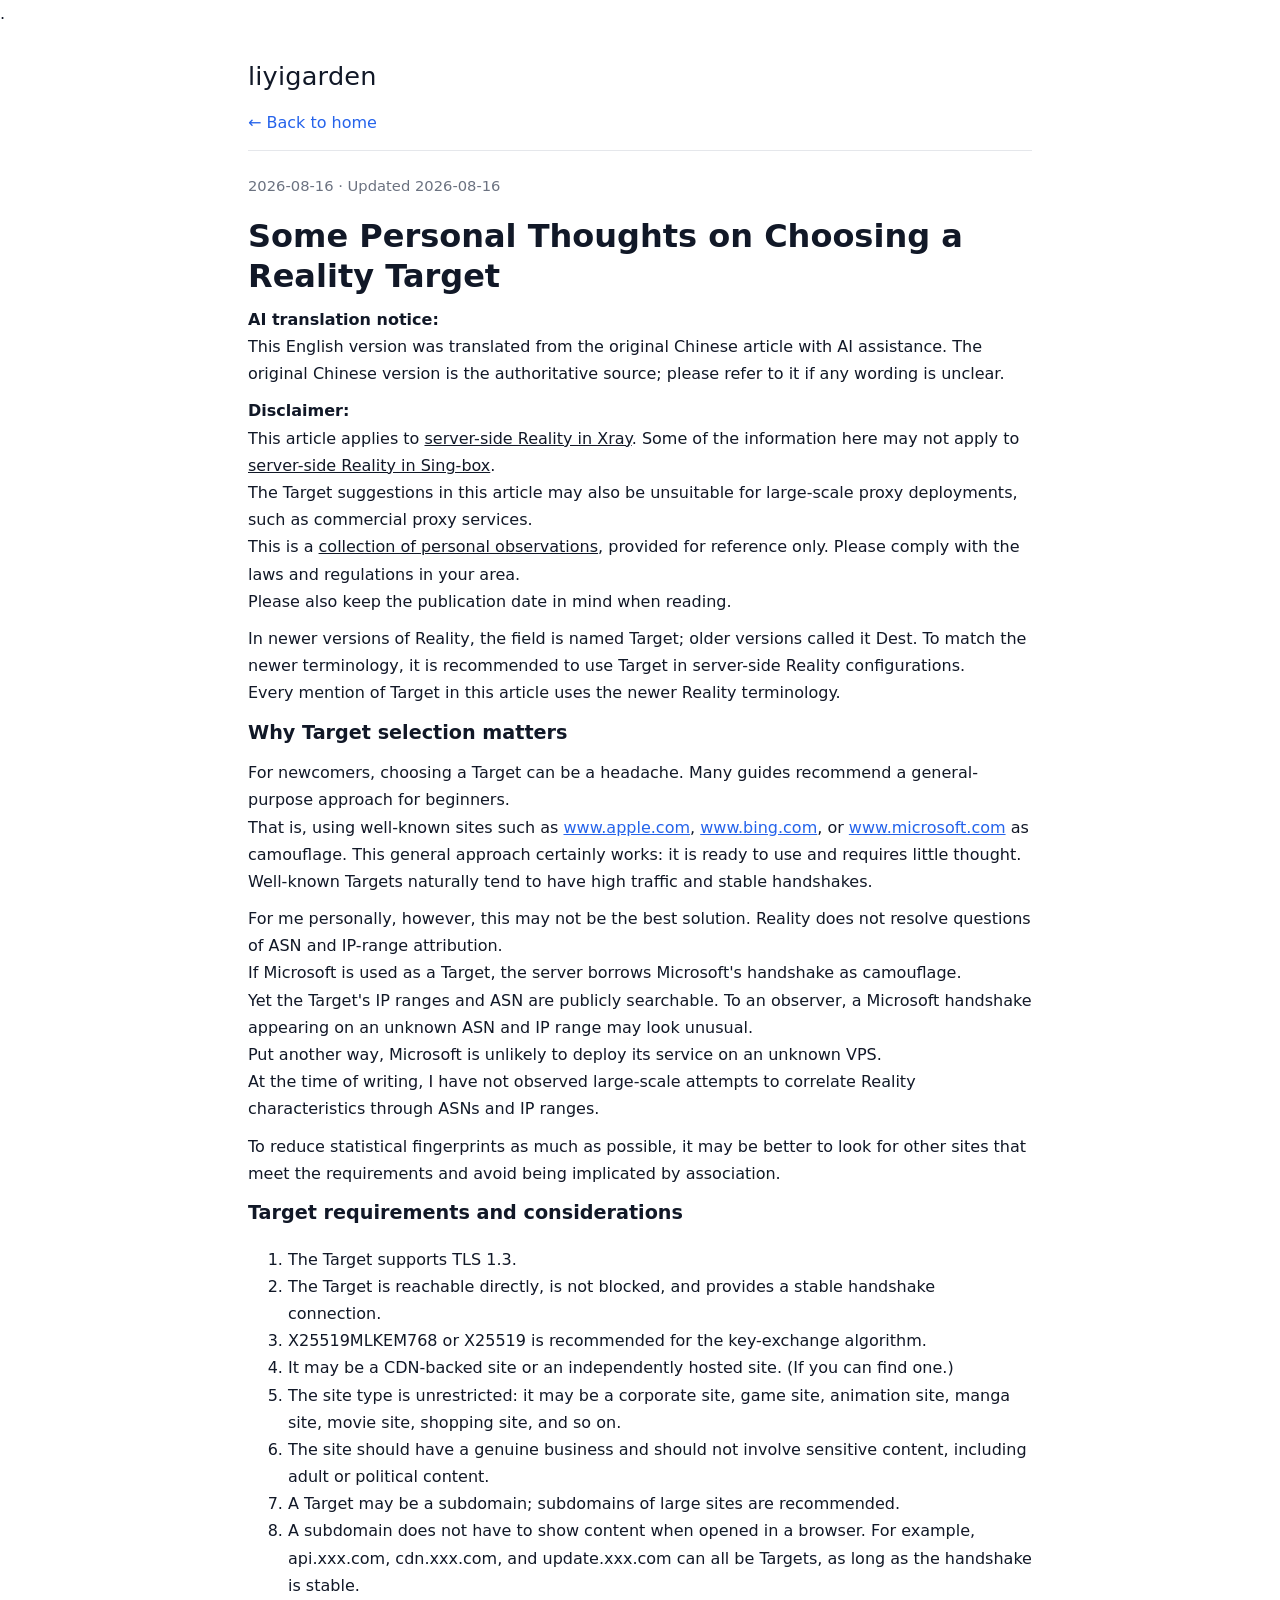
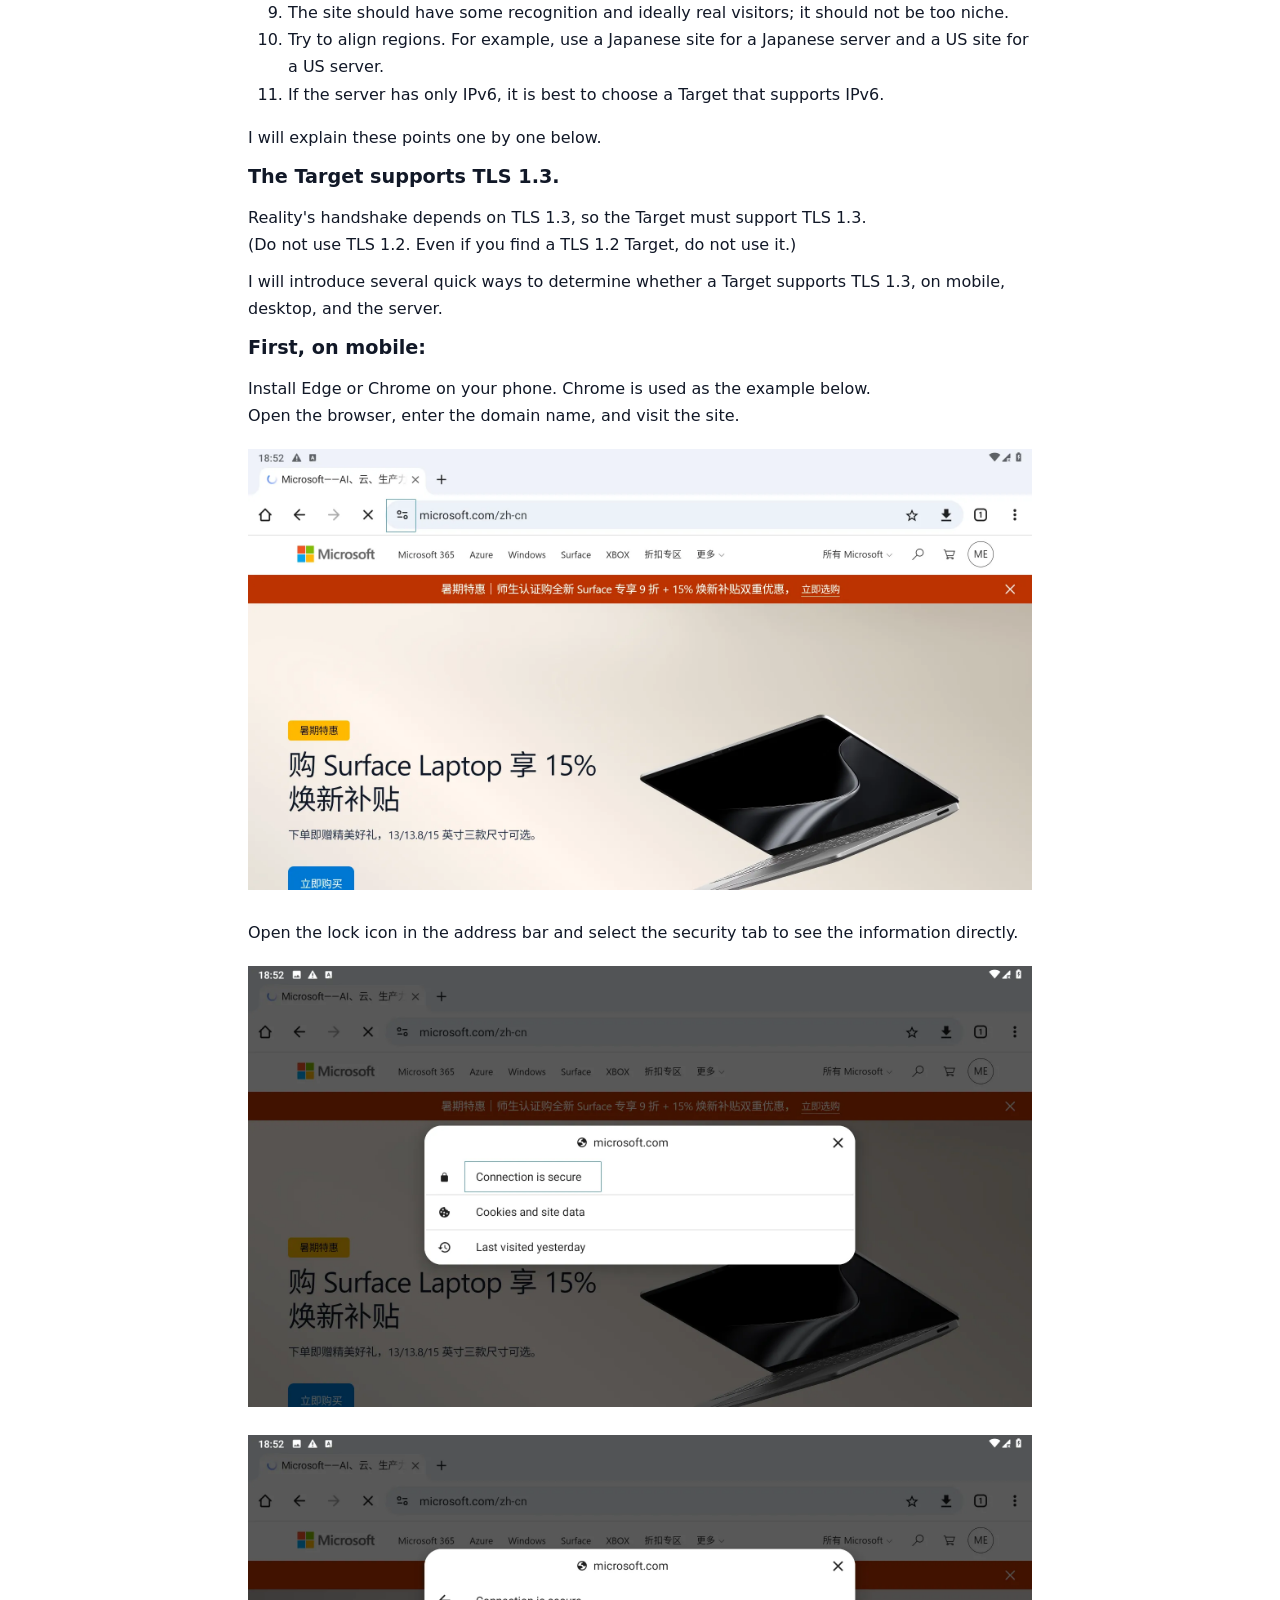
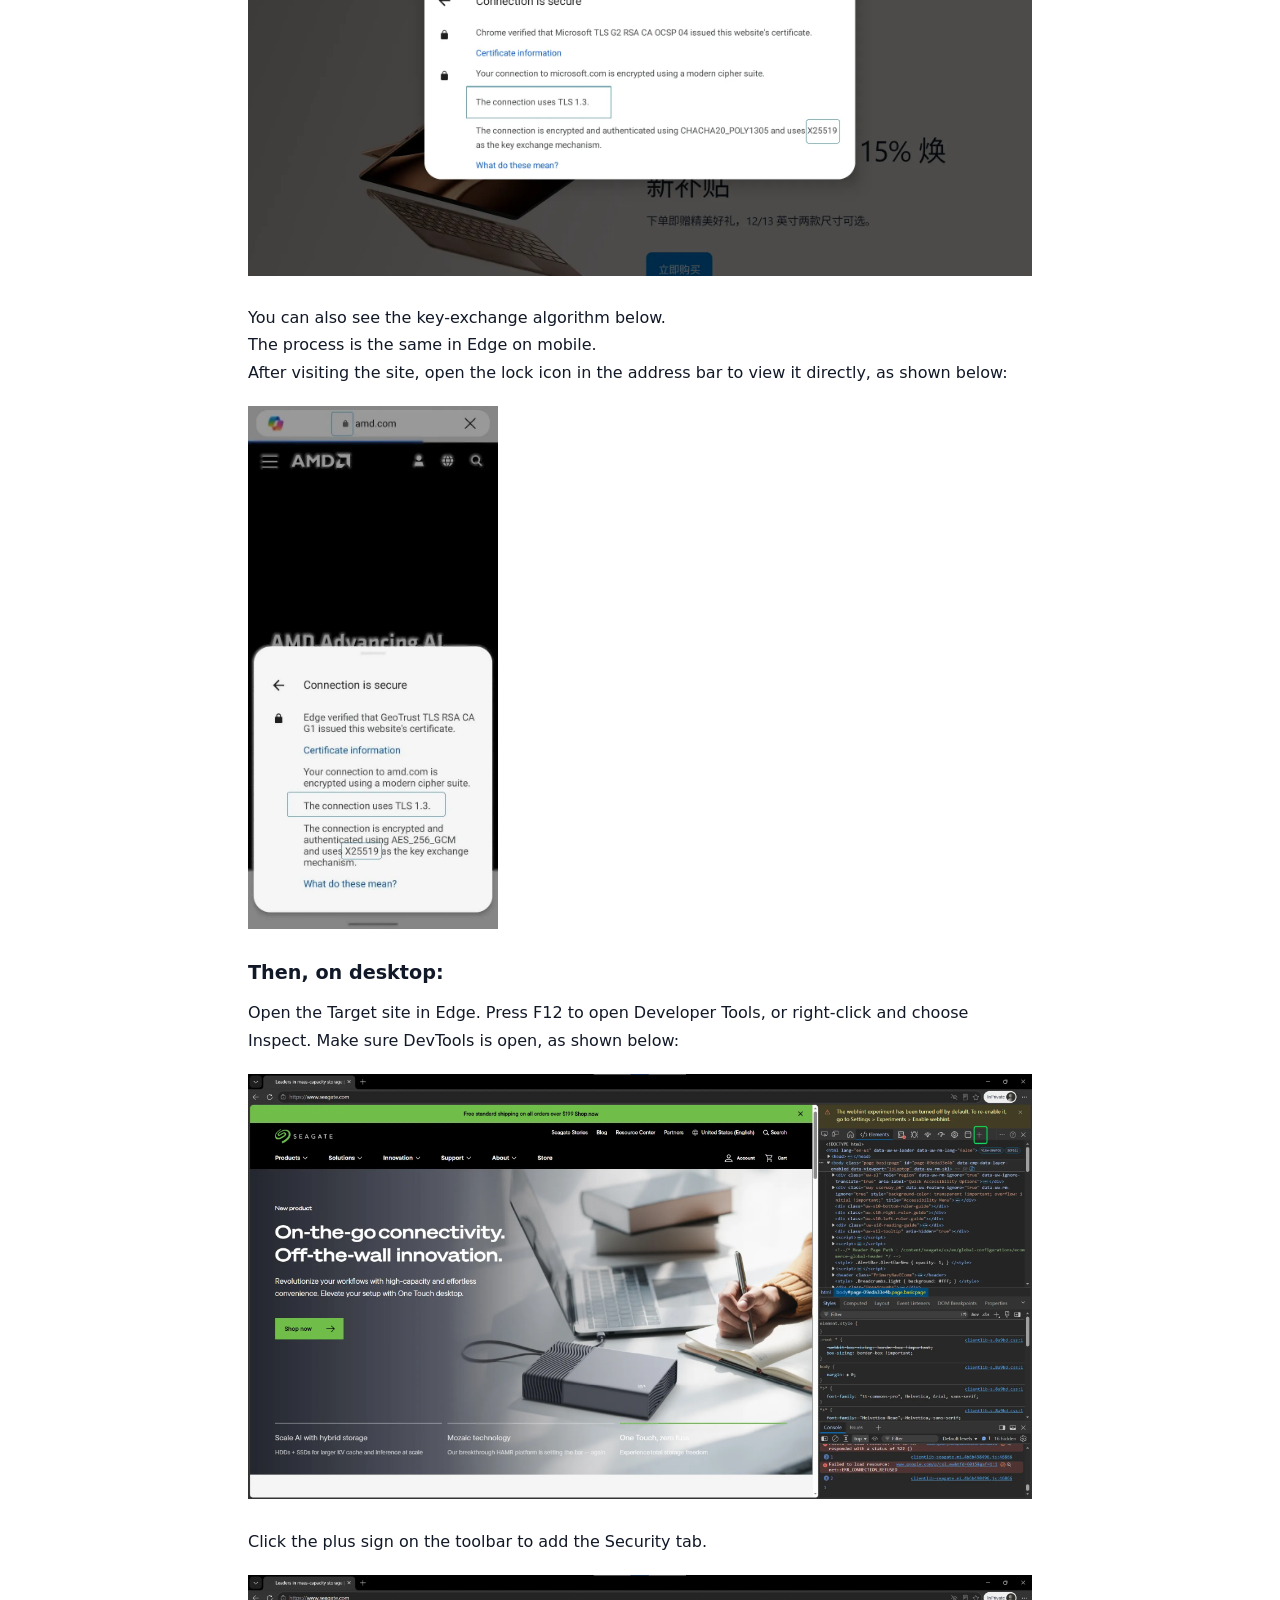
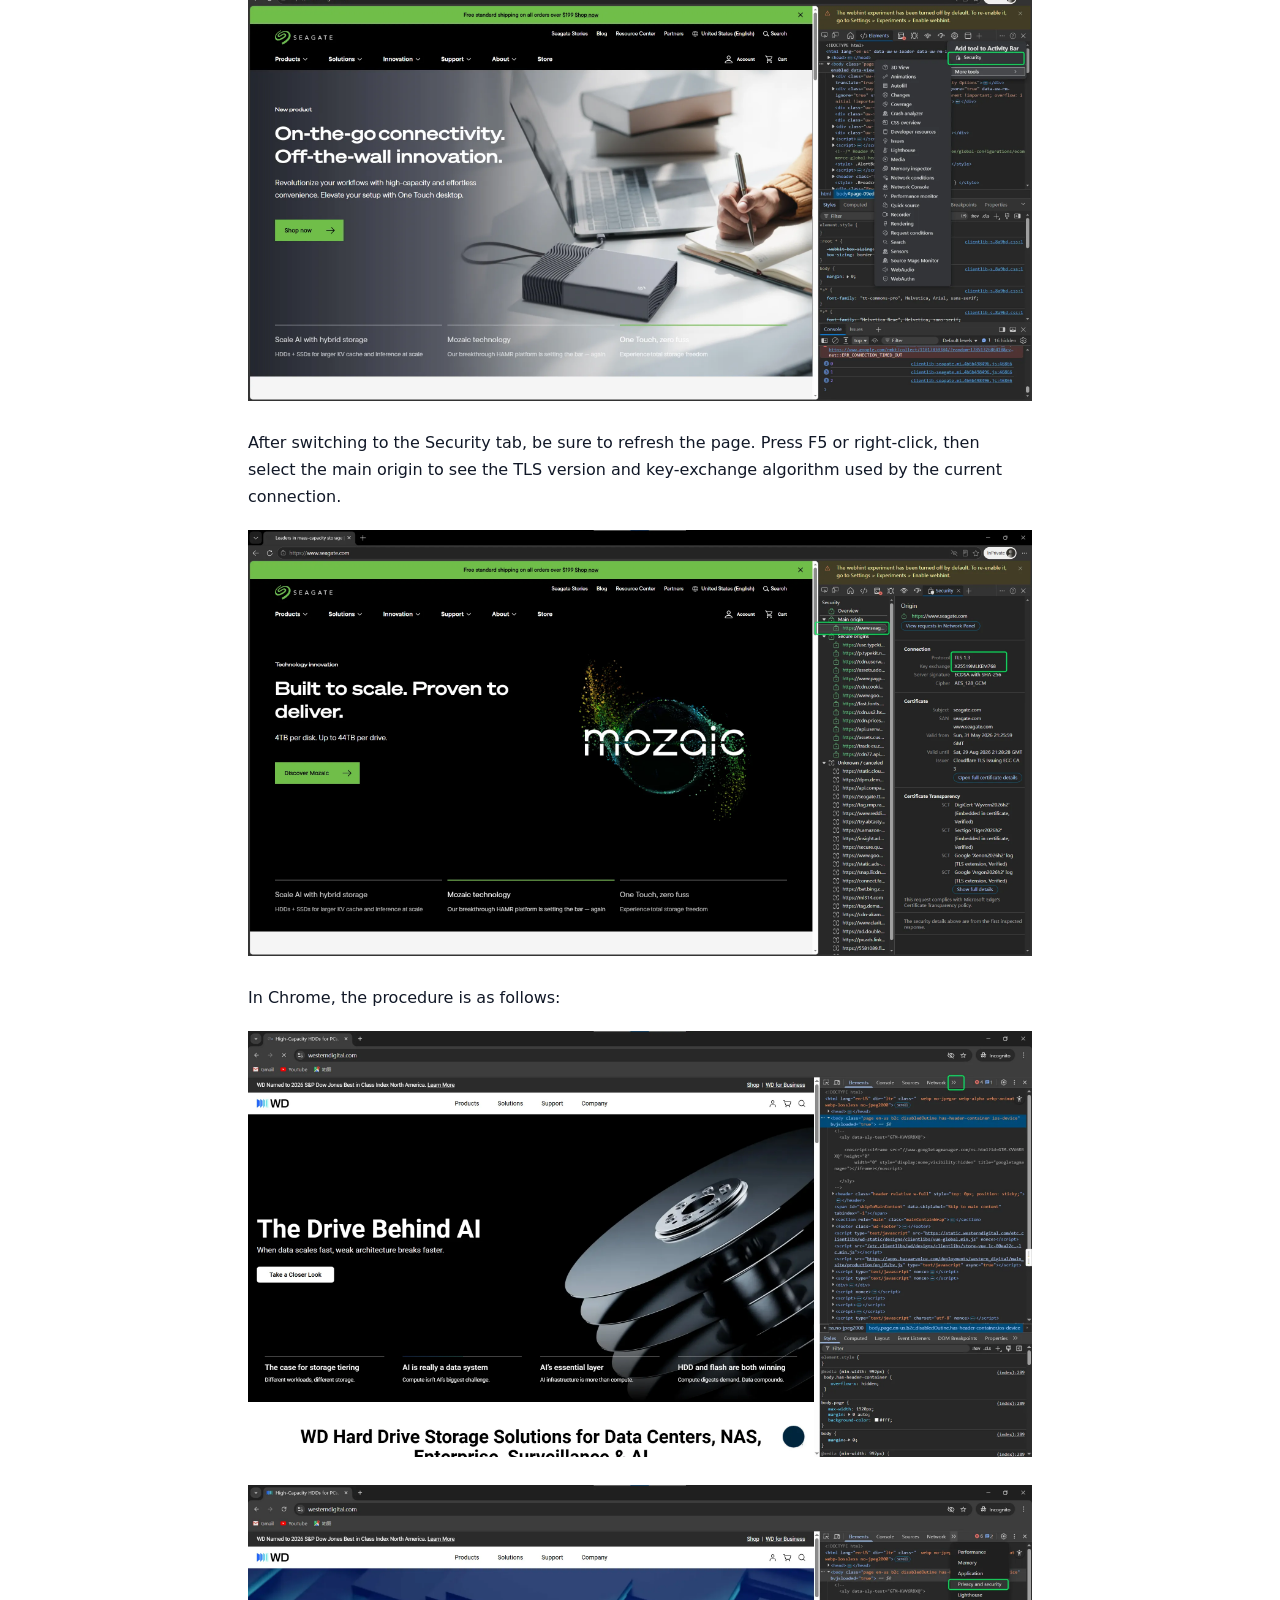
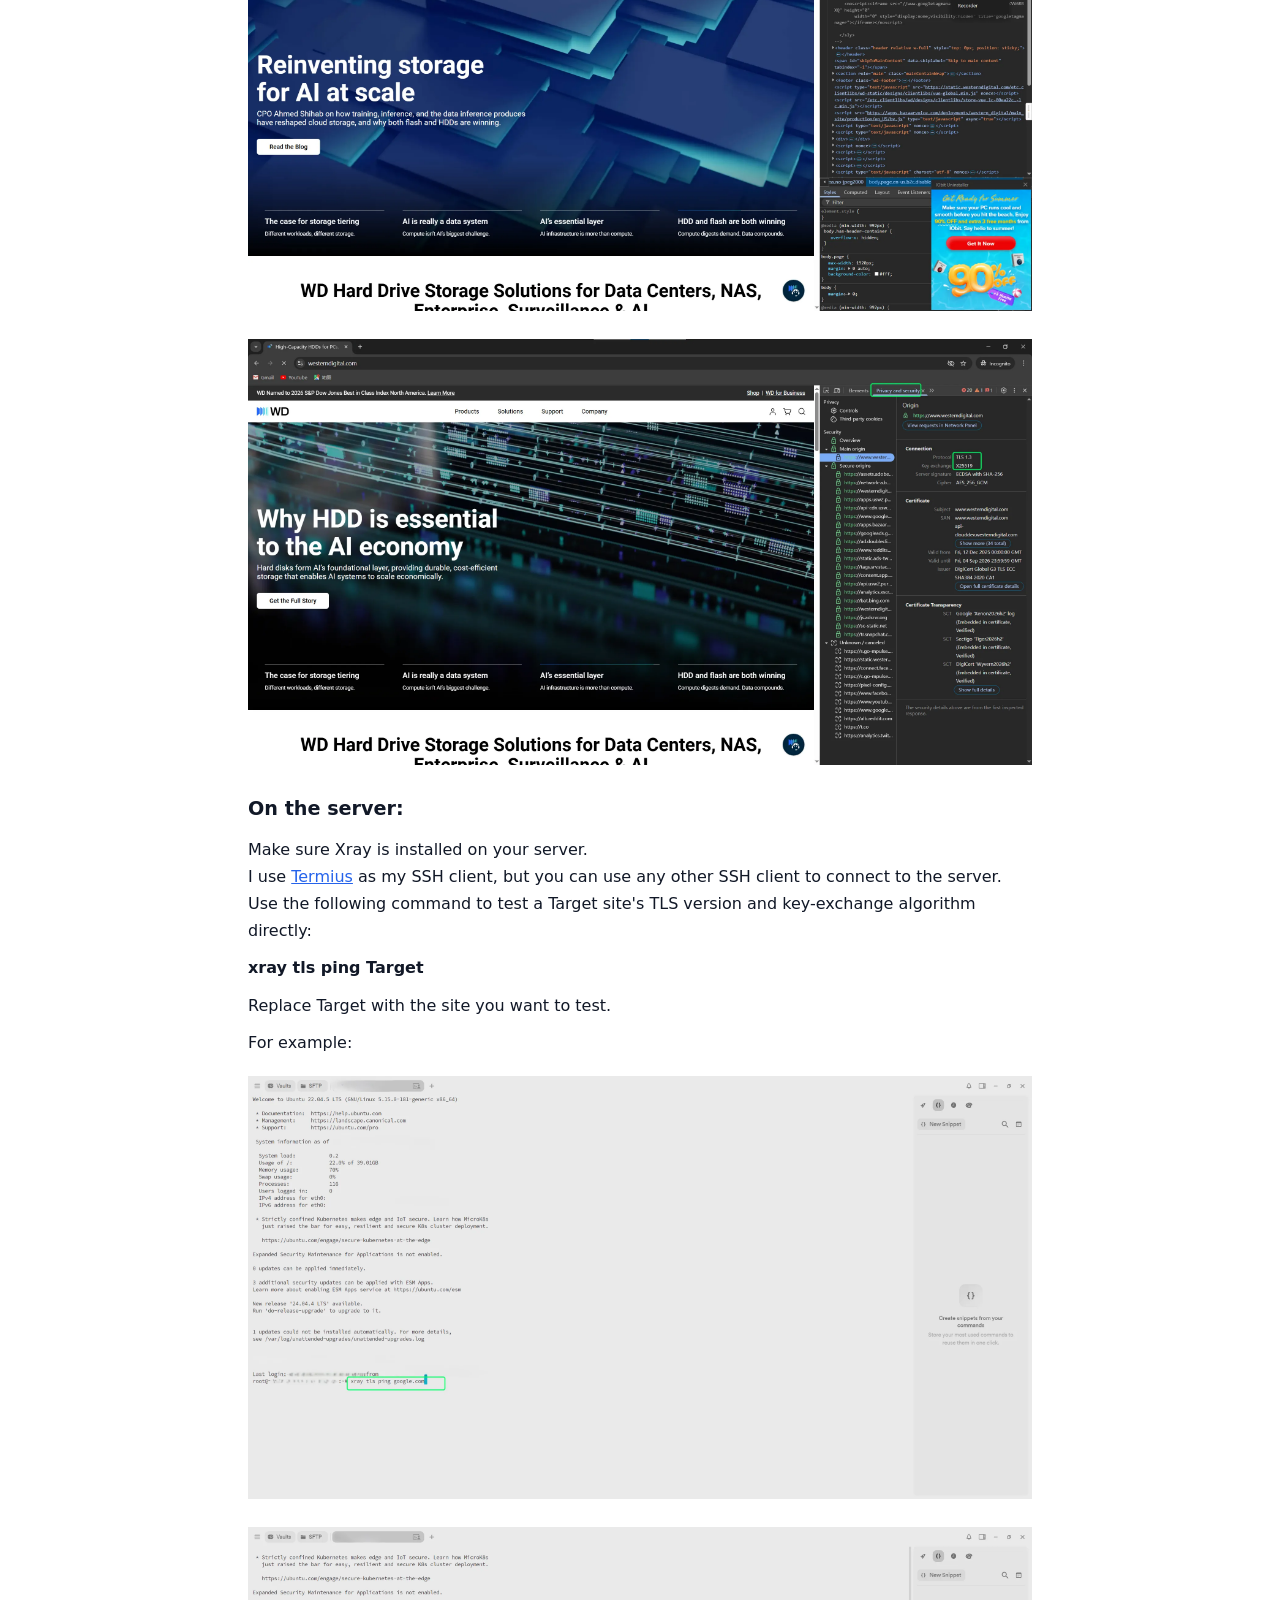
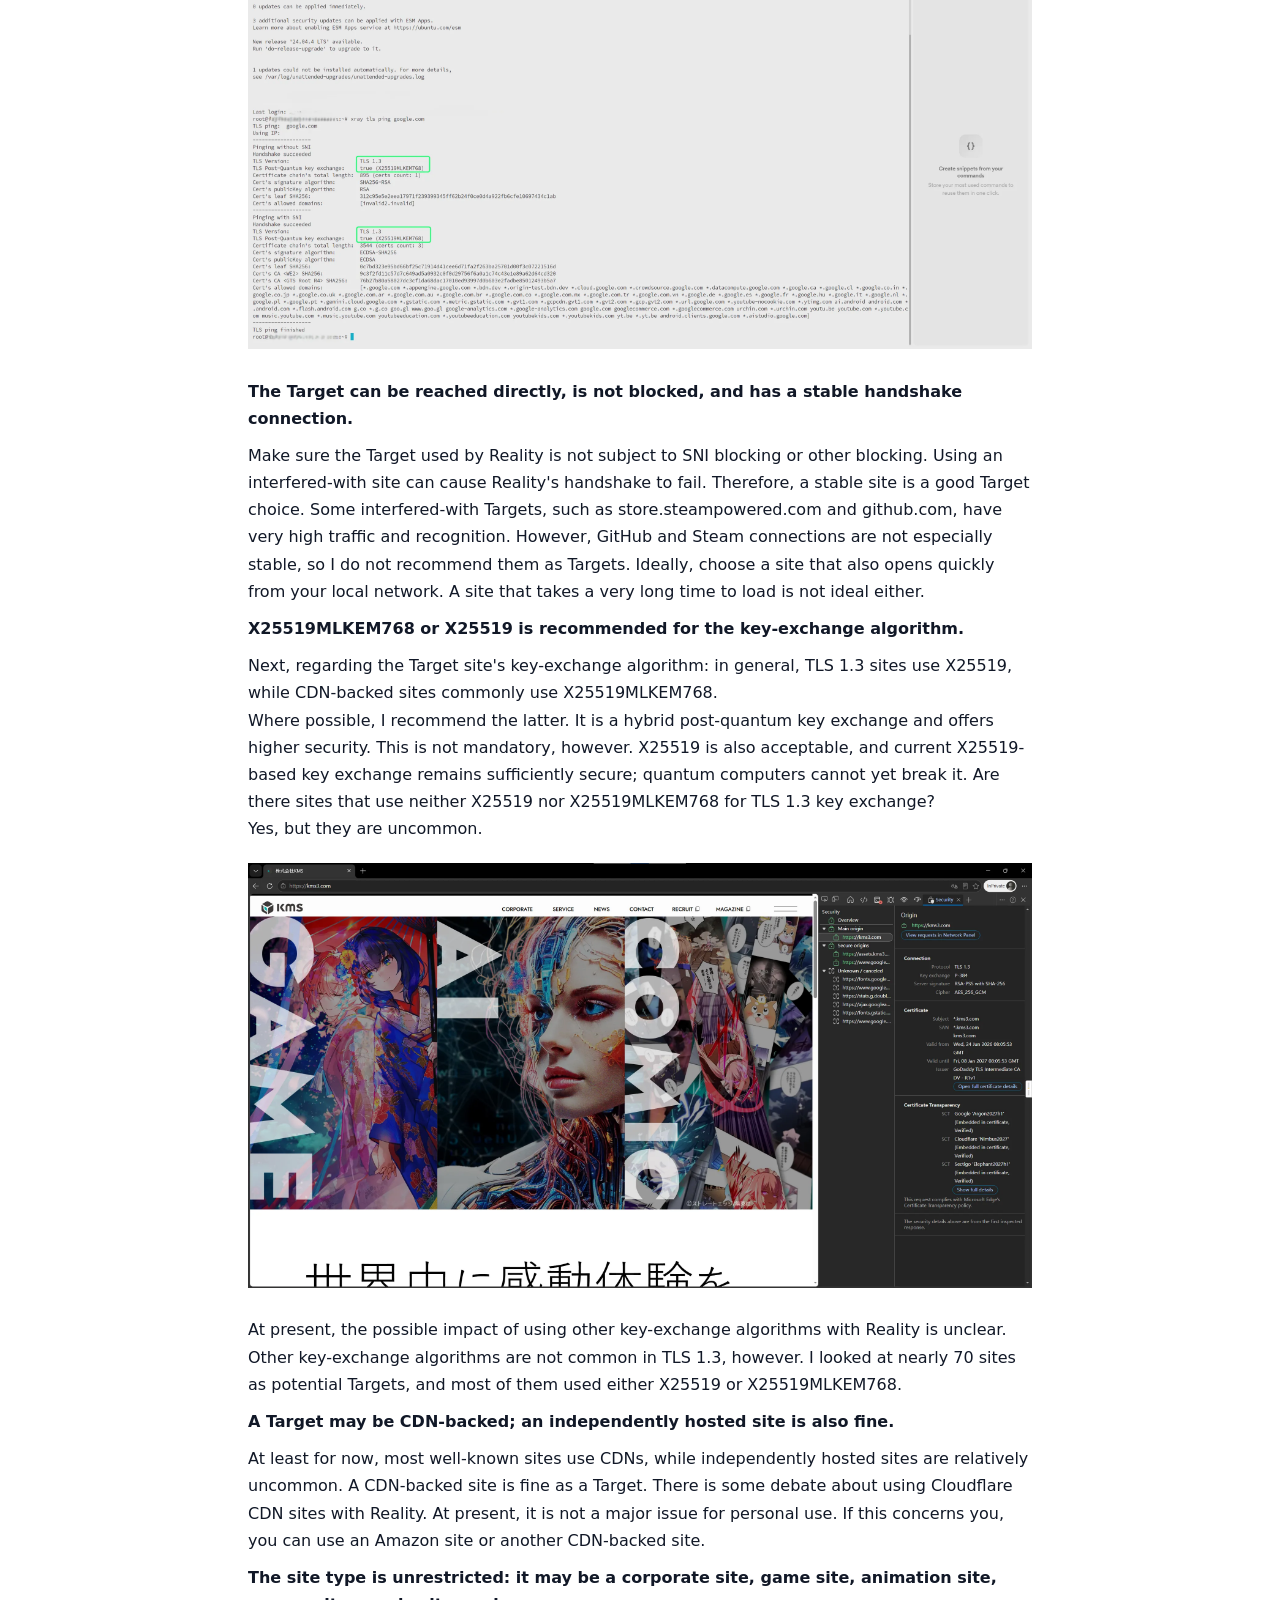
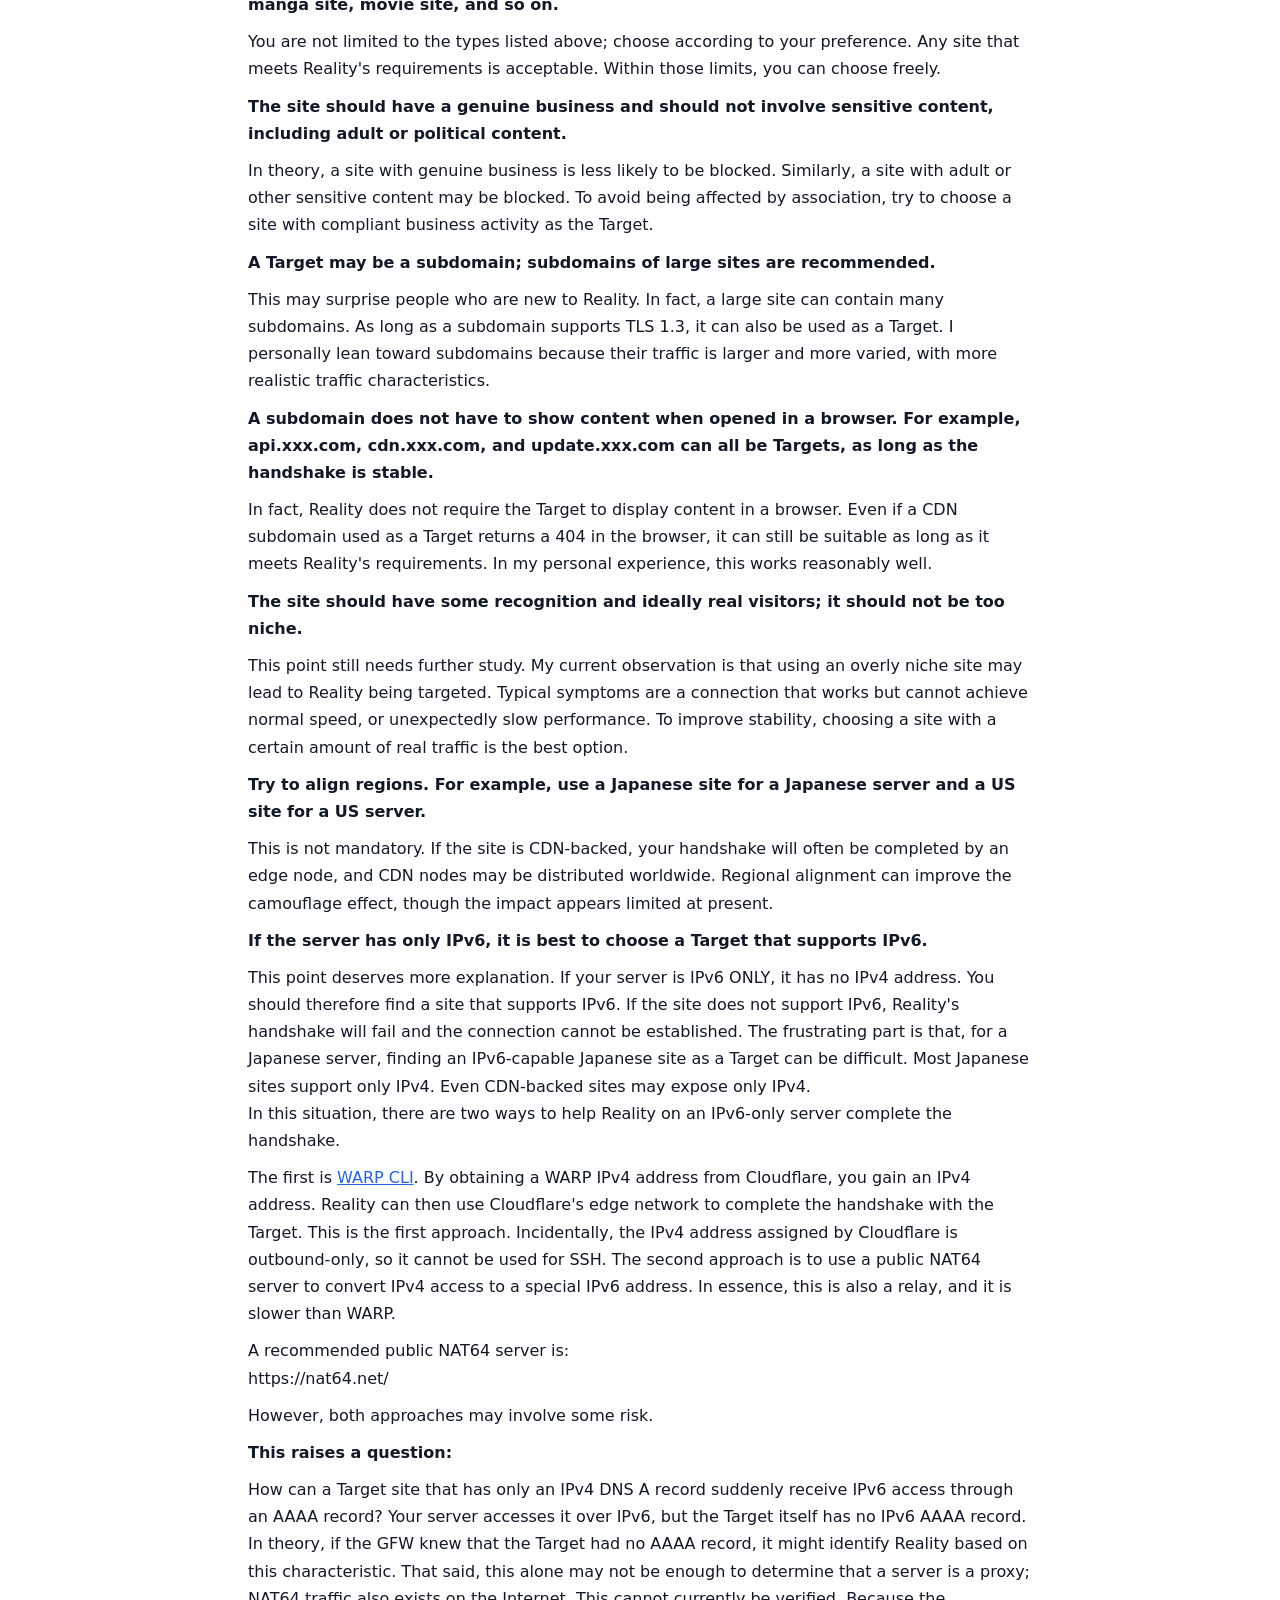
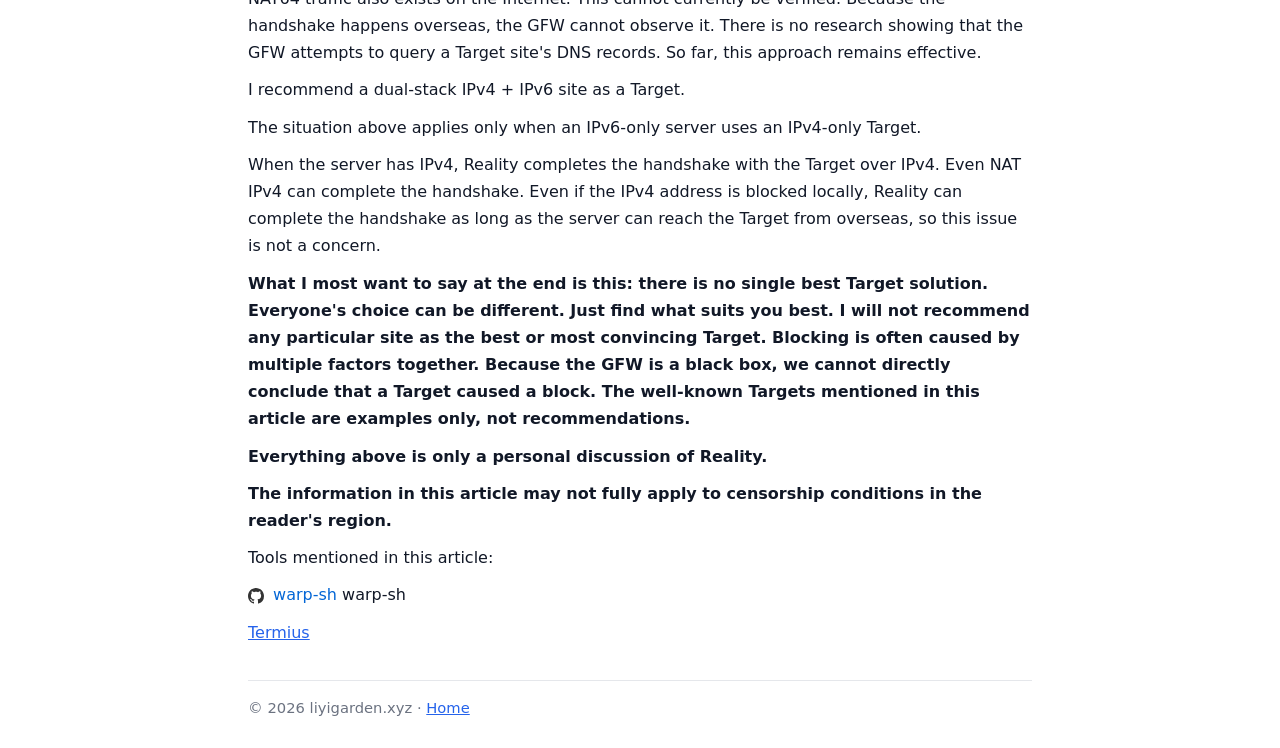
<file: posts/Reality_target_choose_en.html>
<!doctype html>
<html lang="en">

<head>
  <meta charset="utf-8" />
  <meta name="viewport" content="width=device-width, initial-scale=1" />


  <title>Some Personal Thoughts on Choosing a Reality Target</title>


  <meta name="description" content="A personal discussion of choosing a Target for Xray server-side Reality, including common targets, ASN and IP range considerations, and testing methods." />


  <link rel="canonical" href="https://liyigarden.xyz/posts/Reality_target_choose_en.html" />

  <link rel="stylesheet" href="/CSS/mainstyle.css" />
  <link rel="icon" href="/favicon.ico" />

  <!-- Social media sharing -->
  <meta property="og:type" content="article" />
  <meta property="og:site_name" content="liyigarden" />
  <meta property="og:title" content="Some Personal Thoughts on Choosing a Reality Target" />
  <meta property="og:description" content="A personal discussion of choosing and testing a Target for Xray server-side Reality." />
  <meta property="og:url" content="https://liyigarden.xyz/posts/Reality_target_choose_en.html" />
  <meta property="article:published_time" content="2026-08-16" />
  <meta property="article:modified_time" content="2026-08-16" />
  <meta name="twitter:card" content="summary" />

  <script type="application/ld+json">
  {
    "@context": "https://schema.org",
    "@type": "BlogPosting",
    "headline": "Some Personal Thoughts on Choosing a Reality Target",
    "datePublished": "2026-08-16T09:00:00+08:00",
    "dateModified": "2026-08-16T09:00:00+08:00",
    "author": {
      "@type": "Person",
      "name": "liyigarden",
      "url": "https://liyigarden.xyz/"
    },
    "image": "https://liyigarden.xyz/img/Reality_target_choose/Browser.webp"
  }
  </script>
</head>

<body>.
  <div class="container">

    <header class="site-header">
      <p class="site-title">
        <a href="/" style="color:inherit;text-decoration:none">liyigarden</a>
      </p>

      <nav class="nav">
        <a href="/">← Back to home</a>
      </nav>
    </header>

    <main>
      <article>


        <p class="meta">
          <time datetime="2026-08-16">2026-08-16</time>
          · Updated <time datetime="2026-08-16">2026-08-16</time>
        </p>


        <h1>Some Personal Thoughts on Choosing a Reality Target</h1>



        <p>
          <b>AI translation notice:</b><br>
          This English version was translated from the original Chinese article with AI assistance. The original Chinese version is the authoritative source; please refer to it if any wording is unclear.<br>
        </p>

        <p>
          <b>Disclaimer:</b><br>
          This article applies to <u>server-side Reality in Xray</u>. Some of the information here may not apply to <u>server-side Reality in Sing-box</u>.<br>
          The Target suggestions in this article may also be unsuitable for large-scale proxy deployments, such as commercial proxy services.<br>
          This is a <u>collection of personal observations</u>, provided for reference only. Please comply with the laws and regulations in your area.<br>
          Please also keep the publication date in mind when reading.<br>
        </p>

        <p>
          In newer versions of Reality, the field is named Target; older versions called it Dest. To match the newer terminology, it is recommended to use Target in server-side Reality configurations.<br>
          Every mention of Target in this article uses the newer Reality terminology.<br>
        </p>
        <p class="title"><b>Why Target selection matters</b></p>
        <p>For newcomers, choosing a Target can be a headache. Many guides recommend a general-purpose approach for beginners.<br>
          That is, using well-known sites such as <a href="https://www.apple.com" target="_blank">www.apple.com</a>, <a href="https://www.bing.com"
            target="_blank">www.bing.com</a>, or <a href="https://www.microsoft.com"
            target="_blank">www.microsoft.com</a> as camouflage.
          This general approach certainly works: it is ready to use and requires little thought.<br>
          Well-known Targets naturally tend to have high traffic and stable handshakes.
        </p>
        <p>For me personally, however, this may not be the best solution. Reality does not resolve questions of ASN and IP-range attribution.<br>
          If Microsoft is used as a Target, the server borrows Microsoft's handshake as camouflage.<br>
          Yet the Target's IP ranges and ASN are publicly searchable. To an observer, a Microsoft handshake appearing on an unknown ASN and IP range may look unusual.<br>
          Put another way, Microsoft is unlikely to deploy its service on an unknown VPS.<br>
          At the time of writing, I have not observed large-scale attempts to correlate Reality characteristics through ASNs and IP ranges.
        </p>
        <p>To reduce statistical fingerprints as much as possible, it may be better to look for other sites that meet the requirements and avoid being implicated by association.</p>
        <p class="title"><b>Target requirements and considerations</b></p>
        <ol>
          <li>The Target supports TLS 1.3.</li>
          <li>The Target is reachable directly, is not blocked, and provides a stable handshake connection.</li>
          <li>X25519MLKEM768 or X25519 is recommended for the key-exchange algorithm.</li>
          <li>It may be a CDN-backed site or an independently hosted site. (If you can find one.)</li>
          <li>The site type is unrestricted: it may be a corporate site, game site, animation site, manga site, movie site, shopping site, and so on.</li>
          <li>The site should have a genuine business and should not involve sensitive content, including adult or political content.</li>
          <li>A Target may be a subdomain; subdomains of large sites are recommended.</li>
          <li>A subdomain does not have to show content when opened in a browser. For example, api.xxx.com, cdn.xxx.com, and update.xxx.com can all be Targets, as long as the handshake is stable.</li>
          <li>The site should have some recognition and ideally real visitors; it should not be too niche.</li>
          <li>Try to align regions. For example, use a Japanese site for a Japanese server and a US site for a US server.</li>
          <li>If the server has only IPv6, it is best to choose a Target that supports IPv6.</li>
        </ol>
        <p>I will explain these points one by one below.</p>
        <p class="title"><b>The Target supports TLS 1.3.</b></p>
        <p>Reality's handshake depends on TLS 1.3, so the Target must support TLS 1.3.<br>
          (Do not use TLS 1.2. Even if you find a TLS 1.2 Target, do not use it.)
        </p>
        <p>I will introduce several quick ways to determine whether a Target supports TLS 1.3, on mobile, desktop, and the server.</p>
        <p class="title"><b>First, on mobile:</b></p>
        <p>
          Install Edge or Chrome on your phone. Chrome is used as the example below.<br>
          Open the browser, enter the domain name, and visit the site.
        </p>

        <img class="Screenshots" src="/img/Reality_target_choose/Browser.webp" alt="browser_info">

        <p>Open the lock icon in the address bar and select the security tab to see the information directly.</p>
        <img class="Screenshots" src="/img/Reality_target_choose/Browser_connection.webp" alt="Browser_connection_info">
        <img class="Screenshots" src="/img/Reality_target_choose/connection_TLS_information.webp" alt="TLS_information">
        <p>You can also see the key-exchange algorithm below.<br>
          The process is the same in Edge on mobile.<br>
          After visiting the site, open the lock icon in the address bar to view it directly, as shown below:<br>
        </p>
        <img class="Screenshots" src="/img/Reality_target_choose/edge_info.webp" width="250px"
          alt="edge_connection_info">
        <p class="title"><b>Then, on desktop:</b></p>
        <p>Open the Target site in Edge. Press F12 to open Developer Tools, or right-click and choose Inspect. Make sure DevTools is open, as shown below:</p>
        <img class="Screenshots" src="/img/Reality_target_choose/target04.webp" alt="target_example">
        <p>Click the plus sign on the toolbar to add the Security tab.</p>
        <img class="Screenshots" src="/img/Reality_target_choose/target05.webp" alt="target05_example">
        <p>After switching to the Security tab, be sure to refresh the page. Press F5 or right-click, then select the main origin to see the TLS version and key-exchange algorithm used by the current connection.</p>
        <img class="Screenshots" src="/img/Reality_target_choose/target06.webp" alt="target06_example">
        <p>In Chrome, the procedure is as follows:</p>
        <img class="Screenshots" src="/img/Reality_target_choose/target01.webp" alt="target01_example">
        <img class="Screenshots" src="/img/Reality_target_choose/target02.webp" alt="target02_example">
        <img class="Screenshots" src="/img/Reality_target_choose/target03.webp" alt="target03_example">
        <p class="title"><b>On the server:</b></p>
        <p>Make sure Xray is installed on your server.<br>
          I use <a href="https://termius.com/index.html" target="_blank">Termius</a> as my SSH client, but you can use any other SSH client to connect to the server.<br>
          Use the following command to test a Target site's TLS version and key-exchange algorithm directly:<br>
        </p>
        <p><b>xray tls ping Target</b></p>
        <p>Replace Target with the site you want to test.</p>
        <p>For example:</p>
        <img class="Screenshots" src="/img/Reality_target_choose/target_test01.webp" alt="test_target01">
        <img class="Screenshots" src="/img/Reality_target_choose/target_test02.webp" alt="test_target02">
        <p><b>The Target can be reached directly, is not blocked, and has a stable handshake connection.</b></p>
        <p>
          Make sure the Target used by Reality is not subject to SNI blocking or other blocking. Using an interfered-with site can cause Reality's handshake to fail. Therefore, a stable site is a good Target choice. Some interfered-with Targets, such as store.steampowered.com and
          github.com, have very high traffic and recognition. However, GitHub and Steam connections are not especially stable, so I do not recommend them as Targets.
          Ideally, choose a site that also opens quickly from your local network. A site that takes a very long time to load is not ideal either.
        </p>
        <p>
          <b>X25519MLKEM768 or X25519 is recommended for the key-exchange algorithm.</b>
        </p>
        <p>Next, regarding the Target site's key-exchange algorithm: in general, TLS 1.3 sites use X25519, while CDN-backed sites commonly use X25519MLKEM768.<br>
          Where possible, I recommend the latter. It is a hybrid post-quantum key exchange and offers higher security. This is not mandatory, however. X25519 is also acceptable, and current X25519-based key exchange remains sufficiently secure; quantum computers cannot yet break it.
          Are there sites that use neither X25519 nor X25519MLKEM768 for TLS 1.3 key exchange?<br>
          Yes, but they are uncommon.<br>
        </p>
        <img class="Screenshots" src="/img/Reality_target_choose/Target_example.webp" alt="target_example_KMS">
        <P>At present, the possible impact of using other key-exchange algorithms with Reality is unclear.
          Other key-exchange algorithms are not common in TLS 1.3, however. I looked at nearly 70 sites as potential Targets,
          and most of them used either X25519 or X25519MLKEM768.
        </P>
        <p><b>A Target may be CDN-backed; an independently hosted site is also fine.</b></p>
        <p>At least for now, most well-known sites use CDNs, while independently hosted sites are relatively uncommon. A CDN-backed site is fine as a Target.
          There is some debate about using Cloudflare CDN sites with Reality. At present, it is not a major issue for personal use.
          If this concerns you, you can use an Amazon site or another CDN-backed site.
        </p>
        <p>
          <b>The site type is unrestricted: it may be a corporate site, game site, animation site, manga site, movie site, and so on.</b>
        </p>
        <p>
          You are not limited to the types listed above; choose according to your preference. Any site that meets Reality's requirements is acceptable. Within those limits, you can choose freely.
        </p>
        <p>
          <b>The site should have a genuine business and should not involve sensitive content, including adult or political content.</b>
        </p>
        <p>
          In theory, a site with genuine business is less likely to be blocked.
          Similarly, a site with adult or other sensitive content may be blocked. To avoid being affected by association, try to choose a site with compliant business activity as the Target.
        </p>
        <p>
          <b>A Target may be a subdomain; subdomains of large sites are recommended.</b>
        </p>
        <p>
          This may surprise people who are new to Reality. In fact, a large site can contain many subdomains.
          As long as a subdomain supports TLS 1.3, it can also be used as a Target. I personally lean toward subdomains because their traffic is larger and more varied, with more realistic traffic characteristics.
        </p>
        <p>
          <b>A subdomain does not have to show content when opened in a browser. For example, api.xxx.com, cdn.xxx.com, and update.xxx.com can all be Targets, as long as the handshake is stable.</b>
        </p>
        <p>In fact, Reality does not require the Target to display content in a browser.
          Even if a CDN subdomain used as a Target returns a 404 in the browser, it can still be suitable as long as it meets Reality's requirements. In my personal experience, this works reasonably well.
        </p>
        <p>
          <b>The site should have some recognition and ideally real visitors; it should not be too niche.</b>
        </p>
        <p>
          This point still needs further study. My current observation is that using an overly niche site may lead to Reality being targeted. Typical symptoms are a connection that works but cannot achieve normal speed, or unexpectedly slow performance. To improve stability, choosing a site with a certain amount of real traffic is the best option.
        </p>
        <p>
          <b>Try to align regions. For example, use a Japanese site for a Japanese server and a US site for a US server.</b>
        </p>
        <p>This is not mandatory. If the site is CDN-backed, your handshake will often be completed by an edge node, and CDN nodes may be distributed worldwide. Regional alignment can improve the camouflage effect, though the impact appears limited at present.</p>
        <p>
          <b>If the server has only IPv6, it is best to choose a Target that supports IPv6.</b><br>
        </p>
        <p>
          This point deserves more explanation. If your server is IPv6
          ONLY, it has no IPv4 address. You should therefore find a site that supports IPv6. If the site does not support IPv6, Reality's handshake will fail and the connection cannot be established.
          The frustrating part is that, for a Japanese server, finding an IPv6-capable Japanese site as a Target can be difficult. Most Japanese sites support only IPv4. Even CDN-backed sites may expose only IPv4.<br>
          In this situation, there are two ways to help Reality on an IPv6-only server complete the handshake.<br>
        </p>
        <p>
          The first is <a href="https://github.com/fscarmen/warp-sh" target="_blank">WARP CLI</a>. By obtaining a WARP
          IPv4 address from Cloudflare, you gain an IPv4 address. Reality can then use Cloudflare's edge network to complete the handshake with the Target. This is the first approach.
          Incidentally, the IPv4 address assigned by Cloudflare is outbound-only, so it cannot be used for SSH.
          The second approach is to use a public NAT64 server to convert IPv4 access to a special IPv6 address. In essence, this is also a relay, and it is slower than WARP.
        </p>
        <p>
          A recommended public NAT64 server is:<br>
          https://nat64.net/
        </p>
        <p>However, both approaches may involve some risk.</p>
        <p><b>This raises a question:</b></p>
        <p>
          How can a Target site that has only an IPv4 DNS A record suddenly receive IPv6 access through an AAAA record? Your server accesses it over IPv6, but the Target itself has no IPv6 AAAA record.
          In theory, if the GFW knew that the Target had no AAAA record, it might identify Reality based on this characteristic. That said, this alone may not be enough to determine that a server is a proxy; NAT64 traffic also exists on the Internet.
          This cannot currently be verified. Because the handshake happens overseas, the GFW cannot observe it. There is no research showing that the GFW attempts to query a Target site's DNS records. So far, this approach remains effective.
        </p>
        <p>I recommend a dual-stack IPv4 + IPv6 site as a Target.</p>
        <p>The situation above applies only when an IPv6-only server uses an IPv4-only Target.</p>
        <p>When the server has IPv4, Reality completes the handshake with the Target over IPv4. Even NAT IPv4 can complete the handshake. Even if the IPv4 address is blocked locally, Reality can complete the handshake as long as the server can reach the Target from overseas, so this issue is not a concern.</p>
        <p>
          <b>What I most want to say at the end is this: there is no single best Target solution. Everyone's choice can be different.
            Just find what suits you best. I will not recommend any particular site as the best or most convincing Target.
            Blocking is often caused by multiple factors together. Because the GFW is a black box, we cannot directly conclude that a Target caused a block.
            The well-known Targets mentioned in this article are examples only, not recommendations.
          </b>
        </p>
        <p><b>Everything above is only a personal discussion of Reality.</b></p>
        <p><b>The information in this article may not fully apply to censorship conditions in the reader's region.</b></p>
        <p>Tools mentioned in this article:</p>
        <a href="https://github.com/fscarmen/warp-sh" target="_blank" class="github-link">
                      
          <!-- GitHub SVG icon -->
          <svg height="16" width="16" viewBox="0 0 16 16" style="vertical-align: middle; margin-right: 4px;">
            <path fill="currentColor" d="M8 0C3.58 0 0 3.58 0 8c0 3.54 2.29 
            6.53 5.47 7.59.4.07.55-.17.55-.38 
            0-.19-.01-.82-.01-1.49-2.01.37-2.53-.49-2.69-.94
            -.09-.23-.48-.94-.82-1.13-.28-.15-.68-.52
            -.01-.53.63-.01 1.08.58 1.23.82.72 1.21
            1.87.87 2.33.66.07-.52.28-.87.51-1.07
            -1.78-.2-3.64-.89-3.64-3.95
            0-.87.31-1.59.82-2.15-.08-.2-.36-1.02.08-2.12
            0 0 .67-.21 2.2.82.64-.18 1.32-.27 2-.27s1.36.09 
            2 .27c1.53-1.04 2.2-.82 
            2.2-.82.44 1.1.16 1.92.08 
            2.12.51.56.82 1.27.82 2.15
            0 3.07-1.87 3.75-3.65 3.95.29.25.54.73.54 
            1.48 0 1.07-.01 1.93-.01 2.2 
            0 .21.15.46.55.38A8.01 8.01 0 0 0 16 
            8c0-4.42-3.58-8-8-8z"/>
          </svg>
      
          warp-sh
        </a>
        <span class="desc">warp-sh</span>
    </p>
    
      <a href="https://termius.com/index.html">Termius</a>
    
      </article>
    </main>

    <footer class="footer">
      <div>© <span id="y"></span> liyigarden.xyz · <a href="/">Home</a></div>
    </footer>

  </div>

  <script>
    document.getElementById("y").textContent = new Date().getFullYear();
  </script>

</body>

</html>
</file>
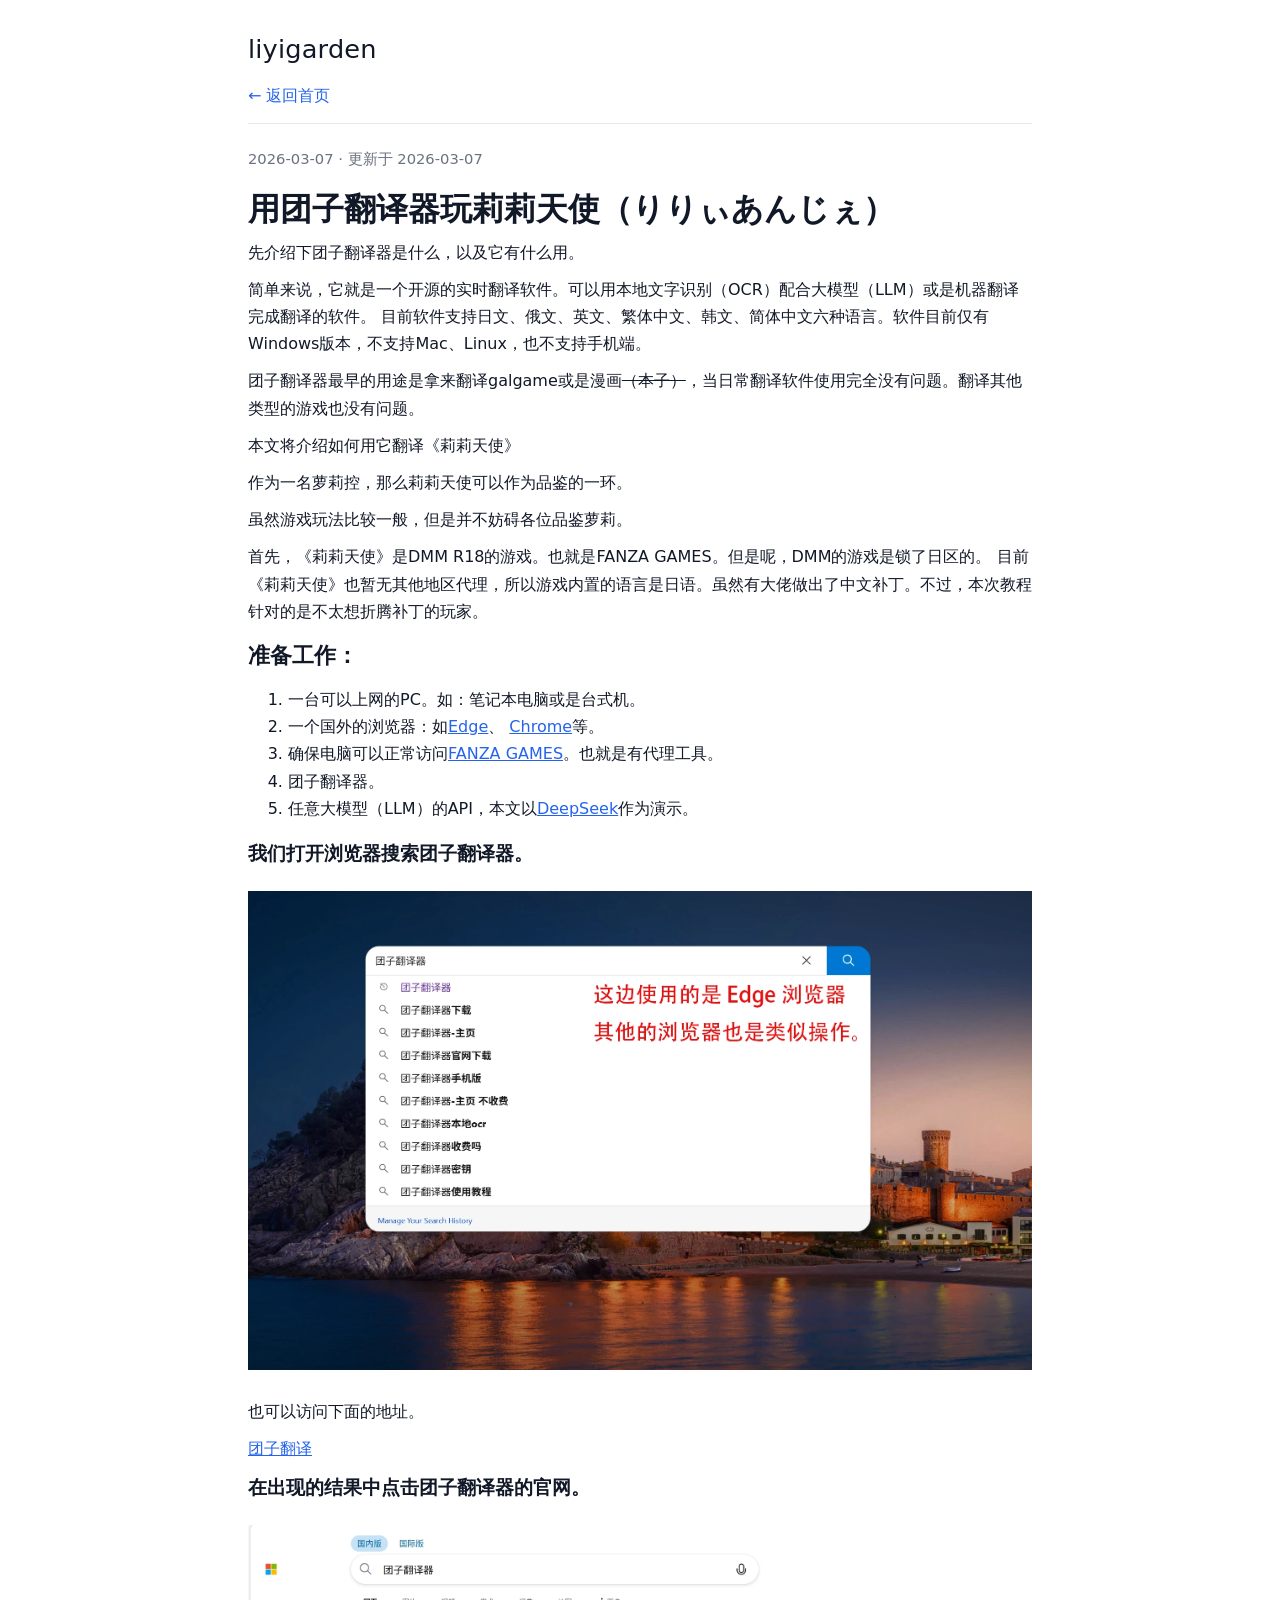
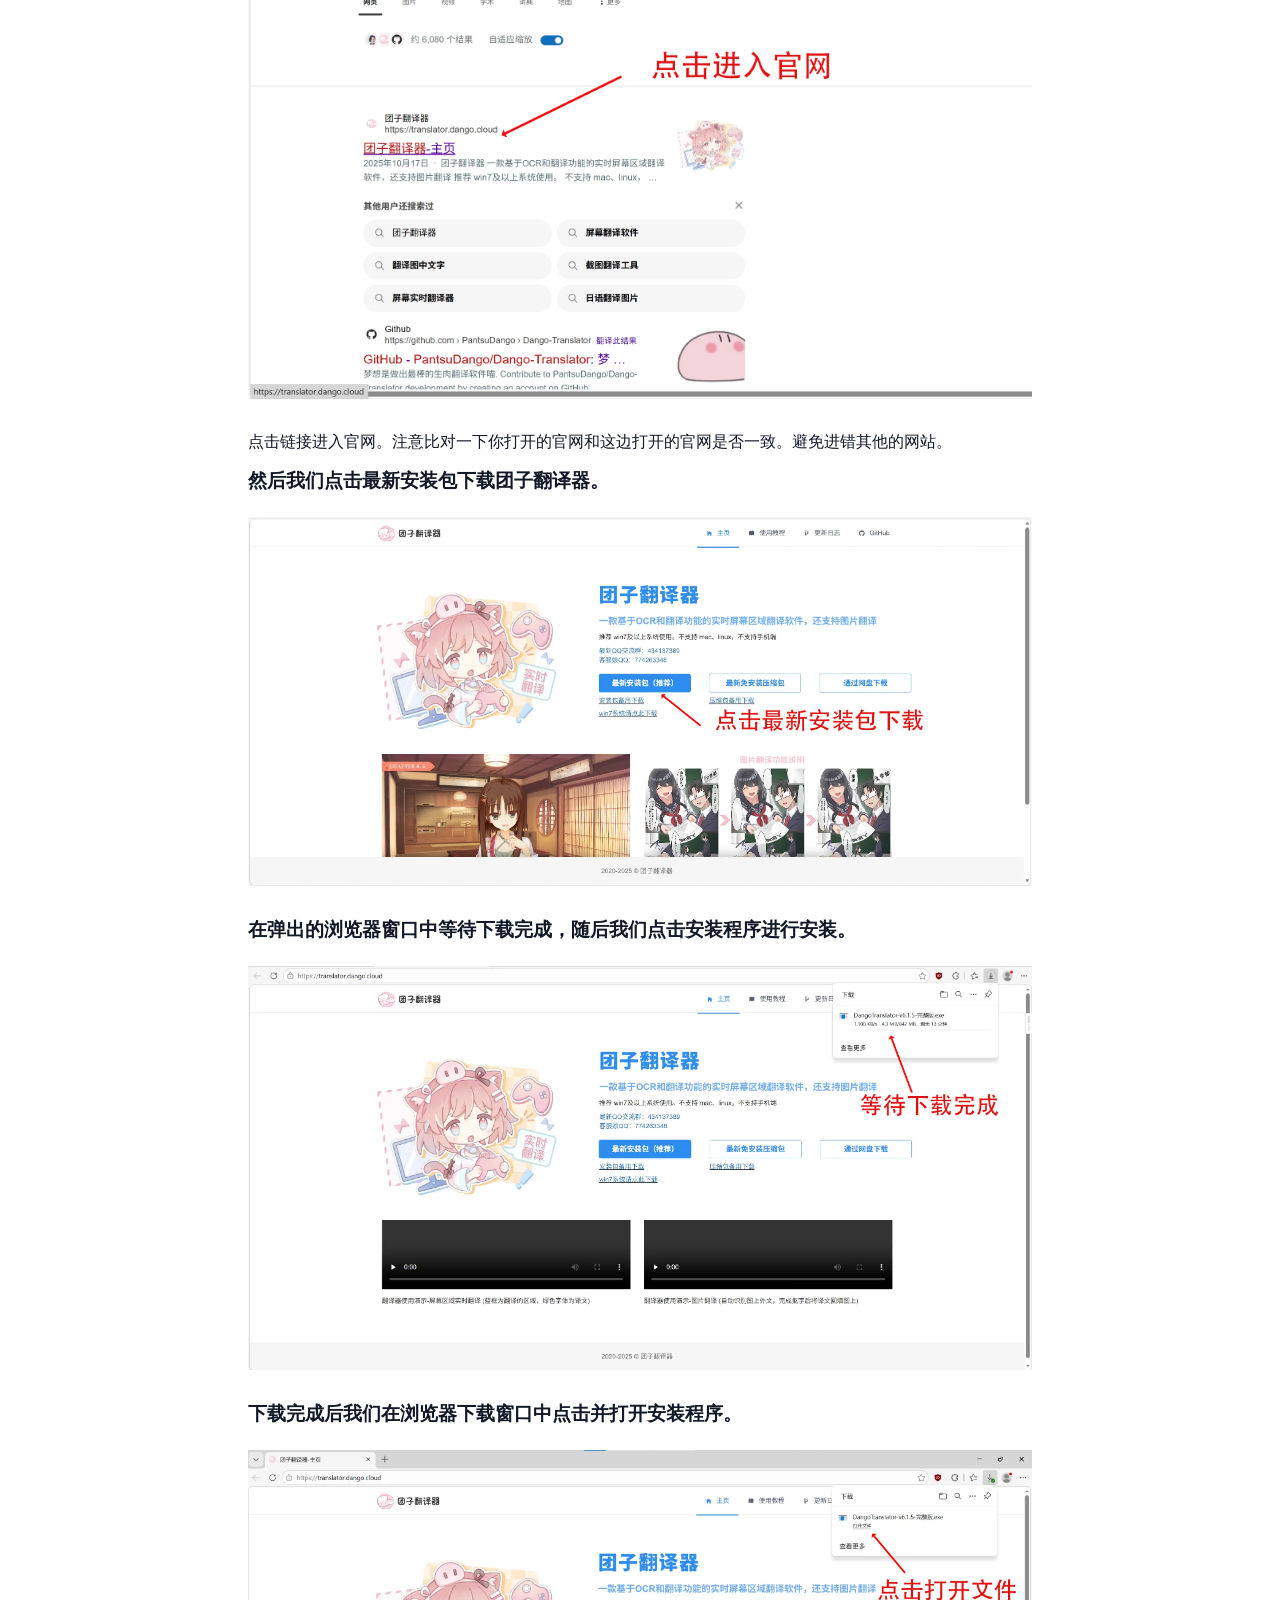
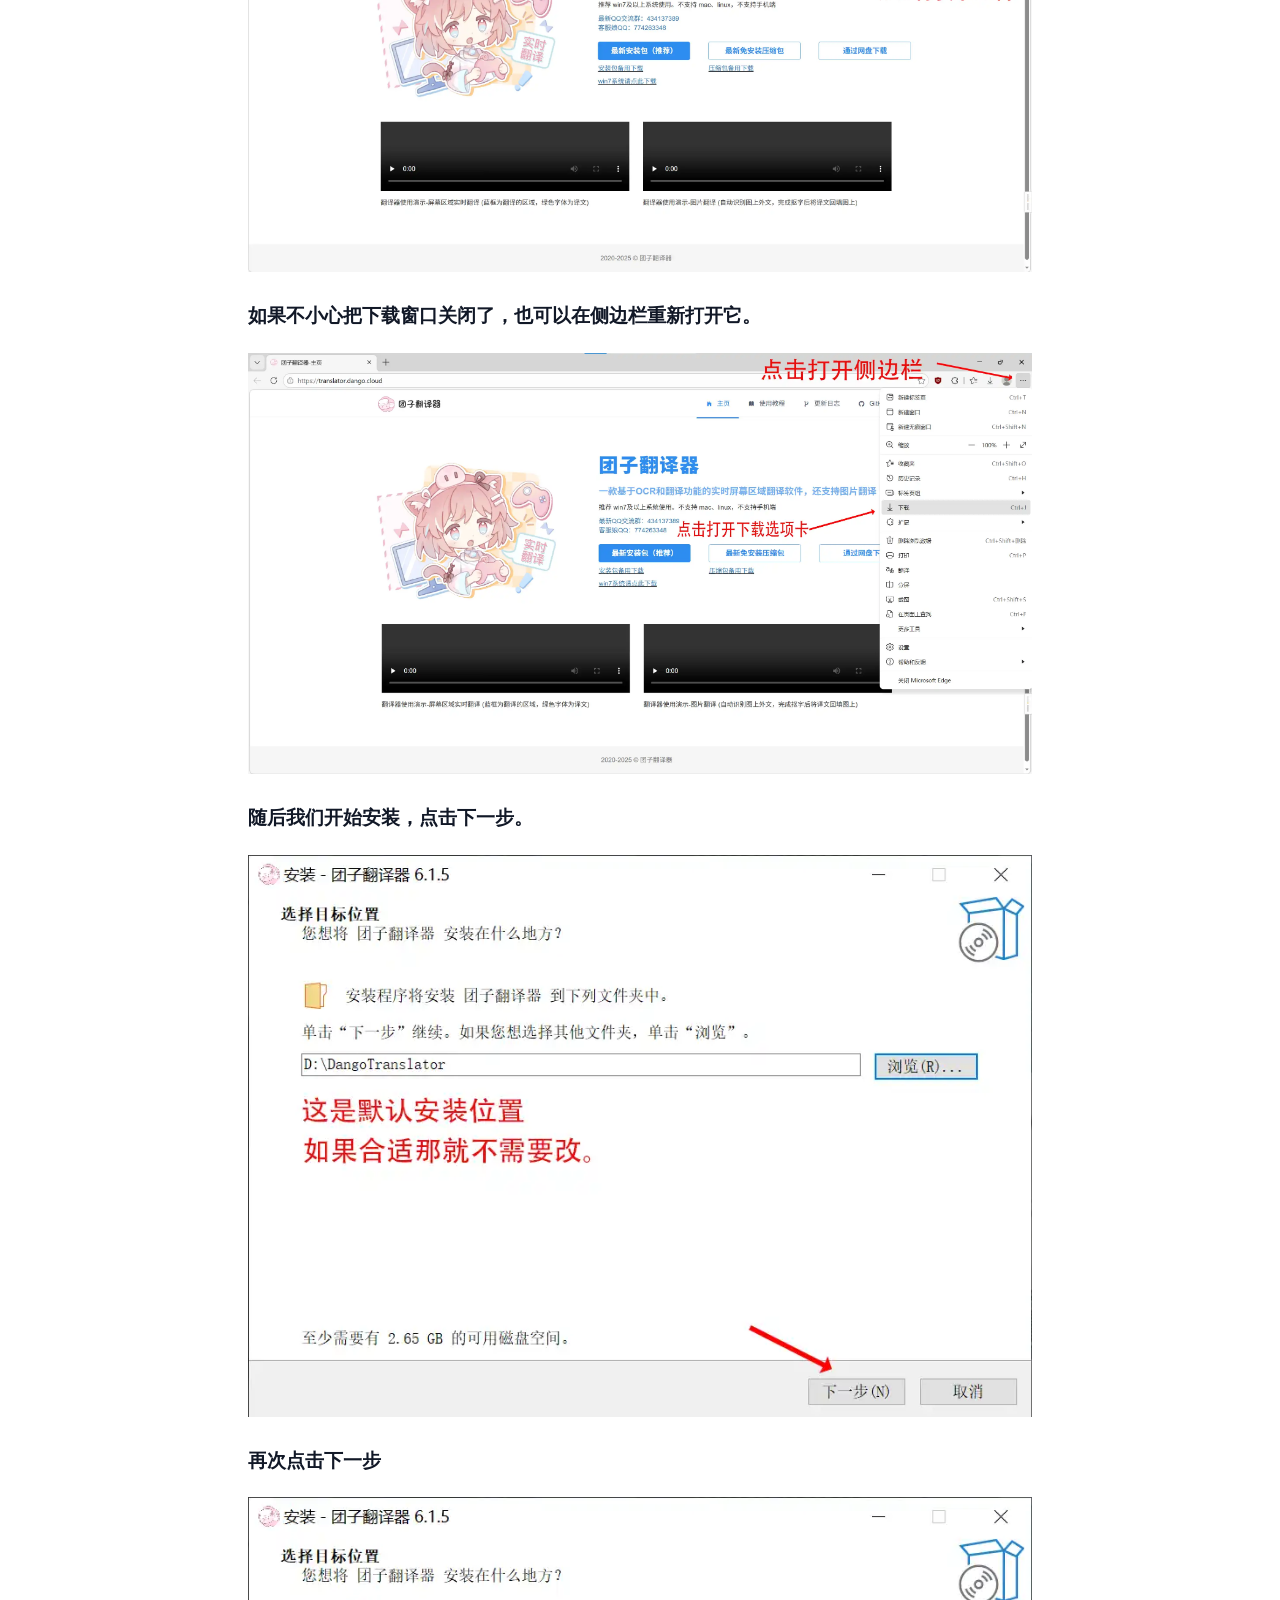
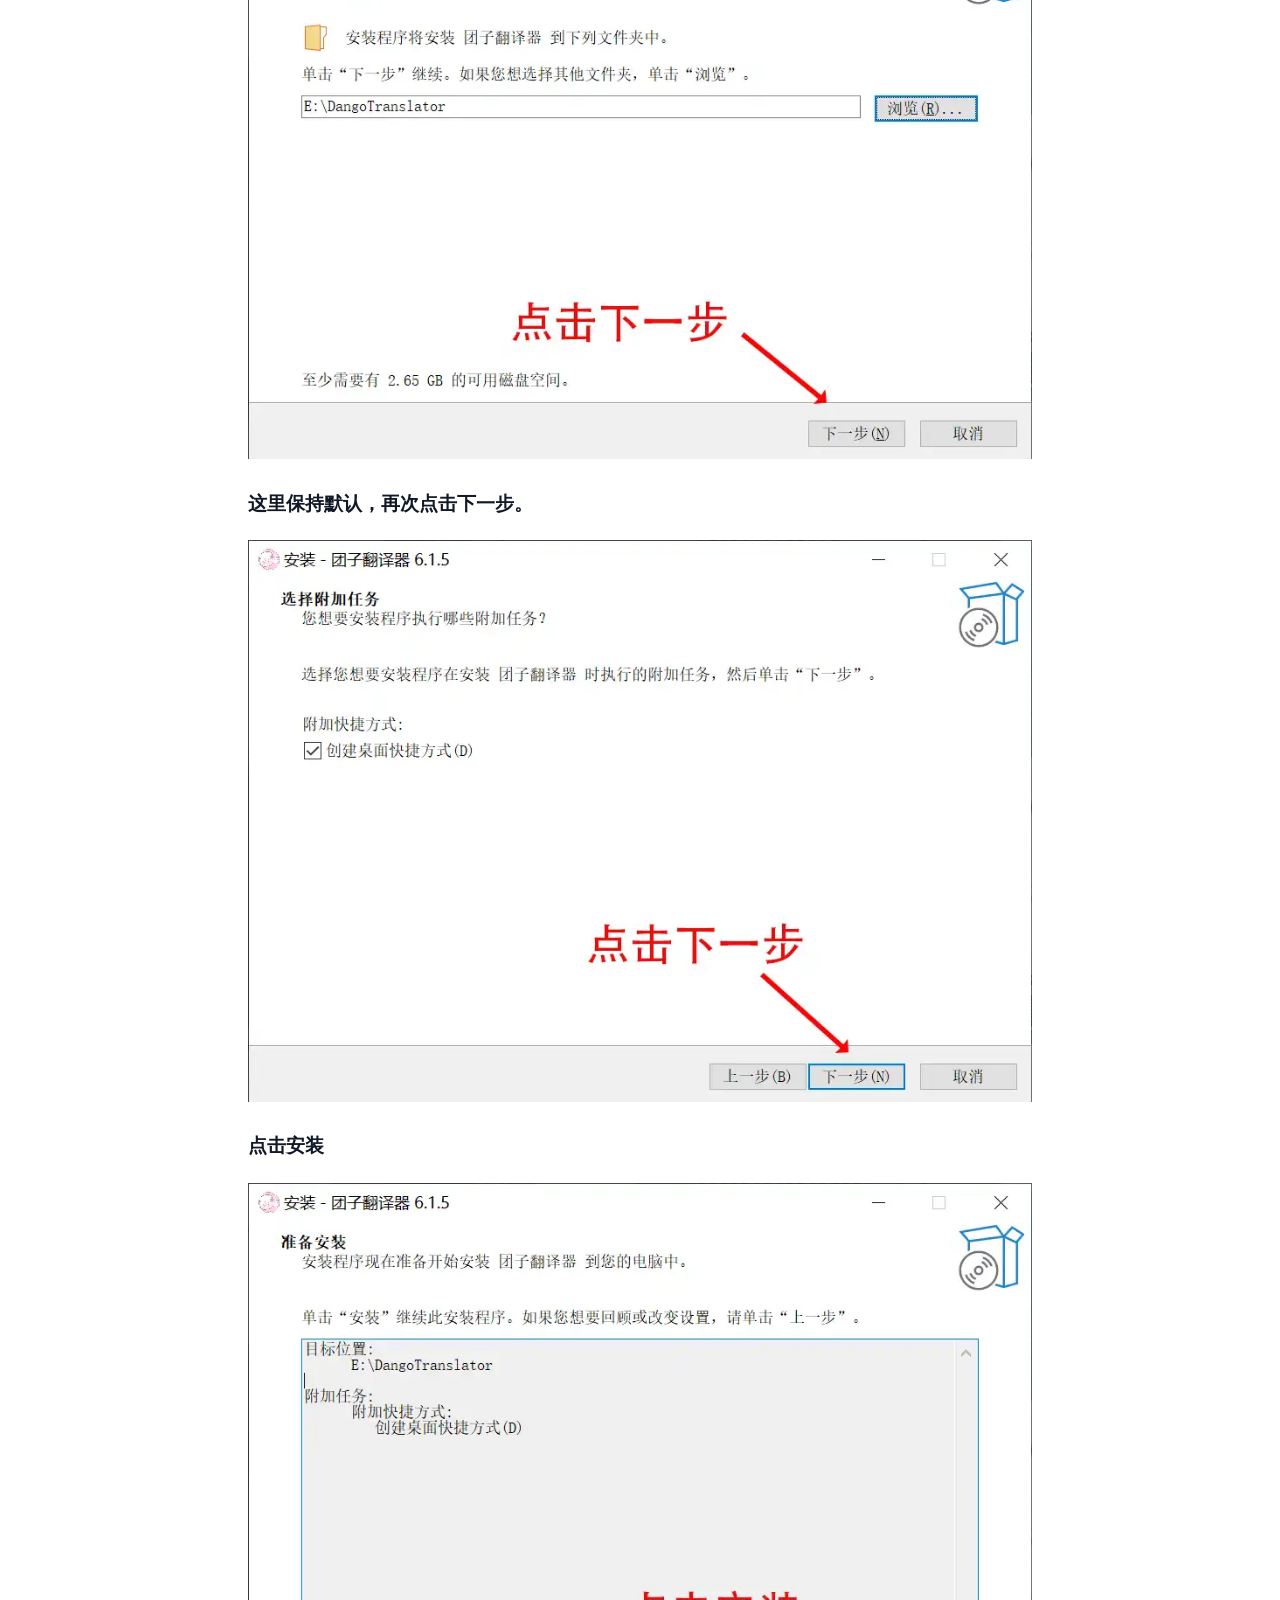
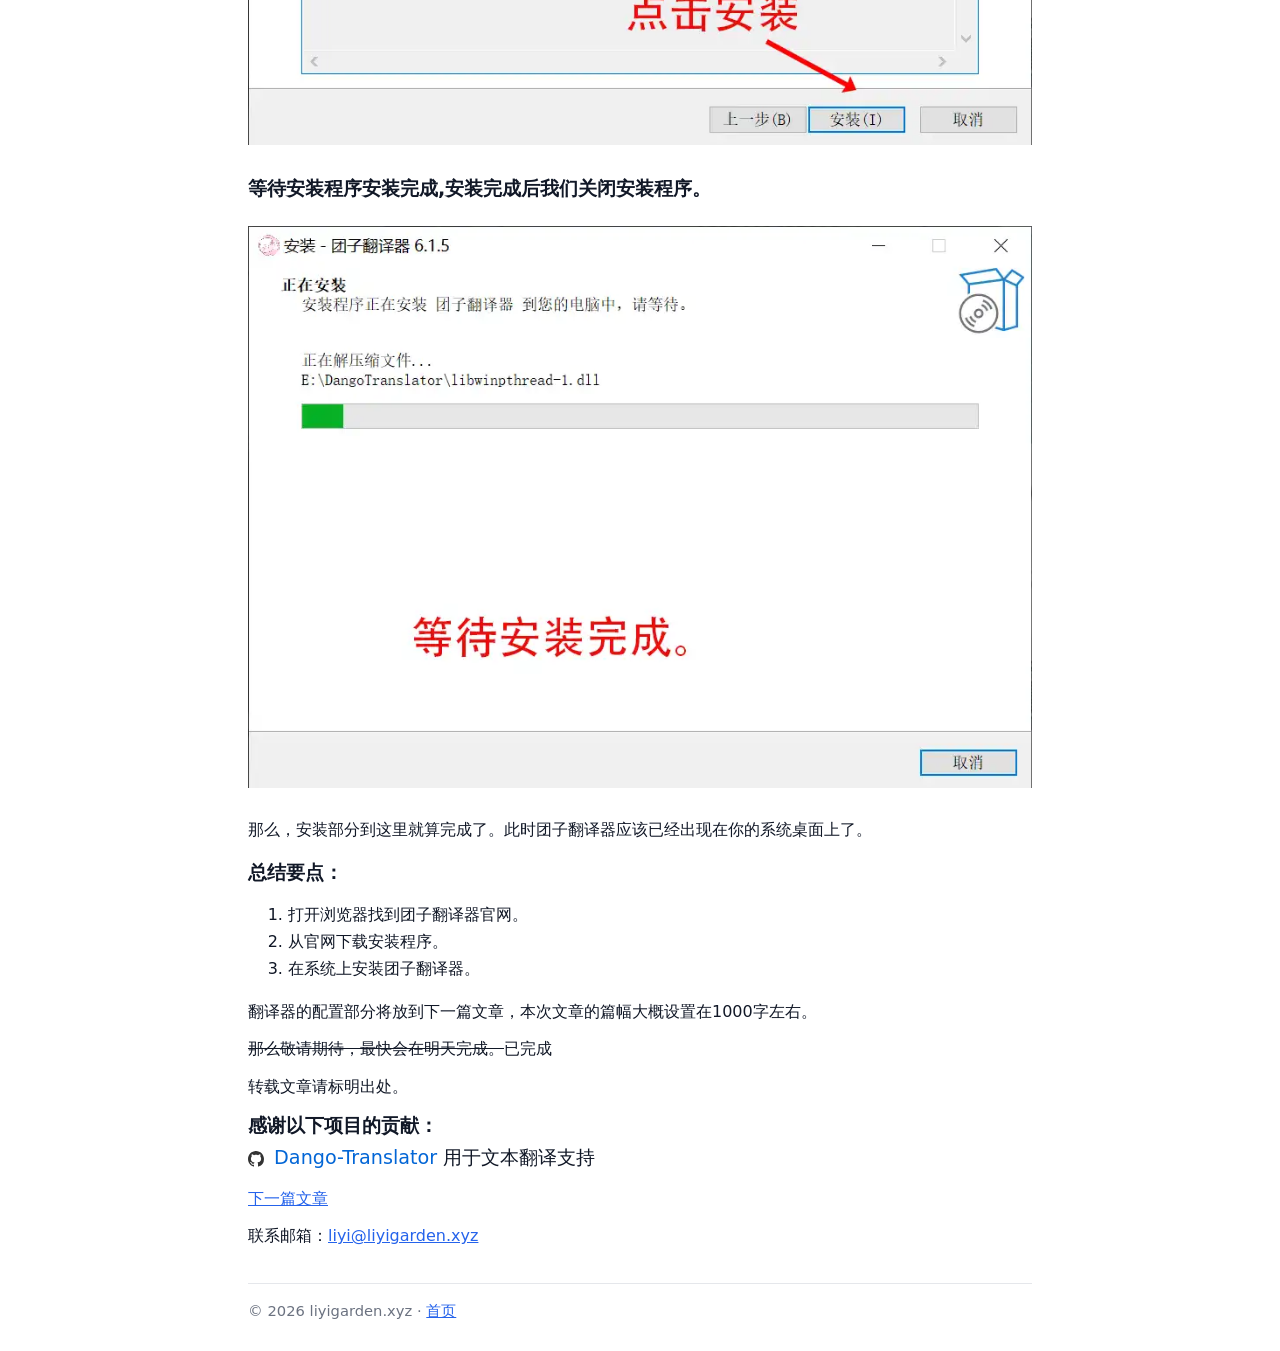
<file: posts/translate-lily-ange.html>
<!doctype html>
<html lang="zh-CN">

<head>
  <meta charset="utf-8" />
  <meta name="viewport" content="width=device-width, initial-scale=1" />

  <title>用团子翻译器玩莉莉天使（りりぃあんじぇ）</title>
  <meta name="description" content="团子翻译器玩莉莉天使（りりぃあんじぇ），图文教程。" />
  <link rel="canonical" href="https://liyigarden.xyz/posts/translate-lily-ange.html" />

  <link rel="stylesheet" href="/CSS/mainstyle.css" />
  <link rel="icon" href="/favicon.ico" />

  <meta property="og:type" content="article" />
  <meta property="og:site_name" content="liyigarden" />
  <meta property="og:title" content="用团子翻译器玩莉莉天使（りりぃあんじぇ）" />
  <meta property="og:description" content="图文介绍团子翻译器的下载安装，并演示如何用于翻译日文游戏《莉莉天使》。" />
  <meta property="og:url" content="https://liyigarden.xyz/posts/translate-lily-ange.html" />
  <meta property="article:published_time" content="2026-03-07" />
  <meta name="twitter:card" content="summary" />

  <script type="application/ld+json">
  {
    "@context": "https://schema.org",
    "@type": "BlogPosting",
    "headline": "用团子翻译器玩莉莉天使（りりぃあんじぇ）",
    "datePublished": "2026-03-07T09:00:00+08:00",
    "dateModified": "2026-03-07T09:00:00+08:00",
    "author": {
      "@type": "Person",
      "name": "liyigarden",
      "url": "https://liyigarden.xyz/"
    },
    "image": "https://liyigarden.xyz/img/translate-lily-ange/browser_search.webp"
  }
  </script>
</head>

<body>
  <div class="container">
    <header class="site-header">
      <p class="site-title"><a href="/" style="color:inherit;text-decoration:none">liyigarden</a></p>
      <nav class="nav">
        <a href="/">← 返回首页</a>
      </nav>
    </header>

    <main>
      <article>
        <p class="meta"><time datetime="2026-03-07">2026-03-07</time> · 更新于 <time datetime="2026-03-07">2026-03-07</time></p>
        <h1>用团子翻译器玩莉莉天使（りりぃあんじぇ）</h1>
        <p>先介绍下团子翻译器是什么，以及它有什么用。</p>
        <p>简单来说，它就是一个开源的实时翻译软件。可以用本地文字识别（OCR）配合大模型（LLM）或是机器翻译完成翻译的软件。
          目前软件支持日文、俄文、英文、繁体中文、韩文、简体中文六种语言。软件目前仅有Windows版本，不支持Mac、Linux，也不支持手机端。
        </p>
        <p>团子翻译器最早的用途是拿来翻译galgame或是漫画<del>（本子）</del>，当日常翻译软件使用完全没有问题。翻译其他类型的游戏也没有问题。</p>
        <p>本文将介绍如何用它翻译《莉莉天使》</p>
        <p>作为一名萝莉控，那么莉莉天使可以作为品鉴的一环。</p>
        <p>虽然游戏玩法比较一般，但是并不妨碍各位品鉴萝莉。</p>
        <p>首先，《莉莉天使》是DMM R18的游戏。也就是FANZA GAMES。但是呢，DMM的游戏是锁了日区的。
          目前《莉莉天使》也暂无其他地区代理，所以游戏内置的语言是日语。虽然有大佬做出了中文补丁。不过，本次教程针对的是不太想折腾补丁的玩家。</p>
        <h2>准备工作：</h2>
        <ol>
          <li>一台可以上网的PC。如：笔记本电脑或是台式机。</li>
          <li>一个国外的浏览器：如<a href="https://www.microsoft.com/zh-cn/edge/download?form=MI13F3" target="_blank">Edge</a>、
            <a href="https://www.google.com/intl/zh-CN/chrome/" target="_blank">Chrome</a>等。
          </li>
          <li>确保电脑可以正常访问<a href="https://games.dmm.co.jp/" target="_blank">FANZA GAMES</a>。也就是有代理工具。</li>
          <li>团子翻译器。</li>
          <li>任意大模型（LLM）的API，本文以<a href="https://chat.deepseek.com/" target="_blank">DeepSeek</a>作为演示。</li>
        </ol>
        <p class="title"><b>我们打开浏览器搜索团子翻译器。</b></p>
        <img class="Screenshots" src="/img/translate-lily-ange/browser_search.webp" alt="search_in_browser">
        <p>也可以访问下面的地址。</p>
        <a href="https://translator.dango.cloud/" target="_blank">团子翻译</a>
        <p class="title"><b>在出现的结果中点击团子翻译器的官网。</b></p>
        <img class="Screenshots" src="/img/translate-lily-ange/searchpage.webp" alt="searchpage">
        <p>点击链接进入官网。注意比对一下你打开的官网和这边打开的官网是否一致。避免进错其他的网站。</p>
        <p class="title"><b>然后我们点击最新安装包下载团子翻译器。</b></p>
        <img class="Screenshots" src="/img/translate-lily-ange/downloadpage.webp" alt="downloadpage">
        <p class="title"><b>在弹出的浏览器窗口中等待下载完成，随后我们点击安装程序进行安装。</b></p>
        <img class="Screenshots" src="/img/translate-lily-ange/downloading.webp" alt="downloading">
        <p class="title"><b>下载完成后我们在浏览器下载窗口中点击并打开安装程序。</b></p>
        <img class="Screenshots" src="/img/translate-lily-ange/Openfile.webp" alt="Open_download_file">
        <p class="title"><b>如果不小心把下载窗口关闭了，也可以在侧边栏重新打开它。</b></p>
        <img class="Screenshots" src="/img/translate-lily-ange/Open_download.webp" alt="Open_download_table">
        <p class="title"><b>随后我们开始安装，点击下一步。</b></p>
        <img class="install" src="/img/translate-lily-ange/install01.webp" alt="install01">
        <p class="title"><b>再次点击下一步</b></p>
        <img class="install" src="/img/translate-lily-ange/install02.webp" alt="install02">
        <p class="title"><b>这里保持默认，再次点击下一步。</b></p>
        <img class="install" src="/img/translate-lily-ange/install03.webp" alt="install03">
        <p class="title"><b>点击安装</b></p>
        <img class="install" src="/img/translate-lily-ange/install04.webp" alt="install04">
        <p class="title"><b>等待安装程序安装完成,安装完成后我们关闭安装程序。</b></p>
        <img class="install" src="/img/translate-lily-ange/install05.webp" alt="install05">
        <p>那么，安装部分到这里就算完成了。此时团子翻译器应该已经出现在你的系统桌面上了。</p>
        <h3>总结要点：</h3>
        <ol>
          <li>打开浏览器找到团子翻译器官网。</li>
          <li>从官网下载安装程序。</li>
          <li>在系统上安装团子翻译器。</li>
        </ol>
        <p>
          翻译器的配置部分将放到下一篇文章，本次文章的篇幅大概设置在1000字左右。
        </p>
        <p><del>那么敬请期待，最快会在明天完成。</del>已完成</p>
        <p>转载文章请标明出处。</p>
        <p class="title">
          <b>感谢以下项目的贡献：<br></b>
          <a href="https://github.com/PantsuDango/Dango-Translator" target="_blank" class="github-link">
            
            <!-- GitHub SVG 图标 -->
            <svg height="16" width="16" viewBox="0 0 16 16" style="vertical-align: middle; margin-right: 4px;">
              <path fill="currentColor" d="M8 0C3.58 0 0 3.58 0 8c0 3.54 2.29 
              6.53 5.47 7.59.4.07.55-.17.55-.38 
              0-.19-.01-.82-.01-1.49-2.01.37-2.53-.49-2.69-.94
              -.09-.23-.48-.94-.82-1.13-.28-.15-.68-.52
              -.01-.53.63-.01 1.08.58 1.23.82.72 1.21
              1.87.87 2.33.66.07-.52.28-.87.51-1.07
              -1.78-.2-3.64-.89-3.64-3.95
              0-.87.31-1.59.82-2.15-.08-.2-.36-1.02.08-2.12
              0 0 .67-.21 2.2.82.64-.18 1.32-.27 2-.27s1.36.09 
              2 .27c1.53-1.04 2.2-.82 
              2.2-.82.44 1.1.16 1.92.08 
              2.12.51.56.82 1.27.82 2.15
              0 3.07-1.87 3.75-3.65 3.95.29.25.54.73.54 
              1.48 0 1.07-.01 1.93-.01 2.2 
              0 .21.15.46.55.38A8.01 8.01 0 0 0 16 
              8c0-4.42-3.58-8-8-8z"/>
            </svg>
        
            Dango-Translator
          </a>
          <span class="desc">用于文本翻译支持</span>
      </p>
        <a href="/posts/translate-lily-ange2.html">下一篇文章</a>
        <p>联系邮箱：<a href="mailto:liyi@liyigarden.xyz">liyi@liyigarden.xyz</a></p>

      </article>
    </main>

    <footer class="footer">
      <div>© <span id="y"></span> liyigarden.xyz · <a href="/">首页</a></div>
    </footer>
  </div>

  <script>
    document.getElementById("y").textContent = new Date().getFullYear();
  </script>
</body>

</html>
</file>
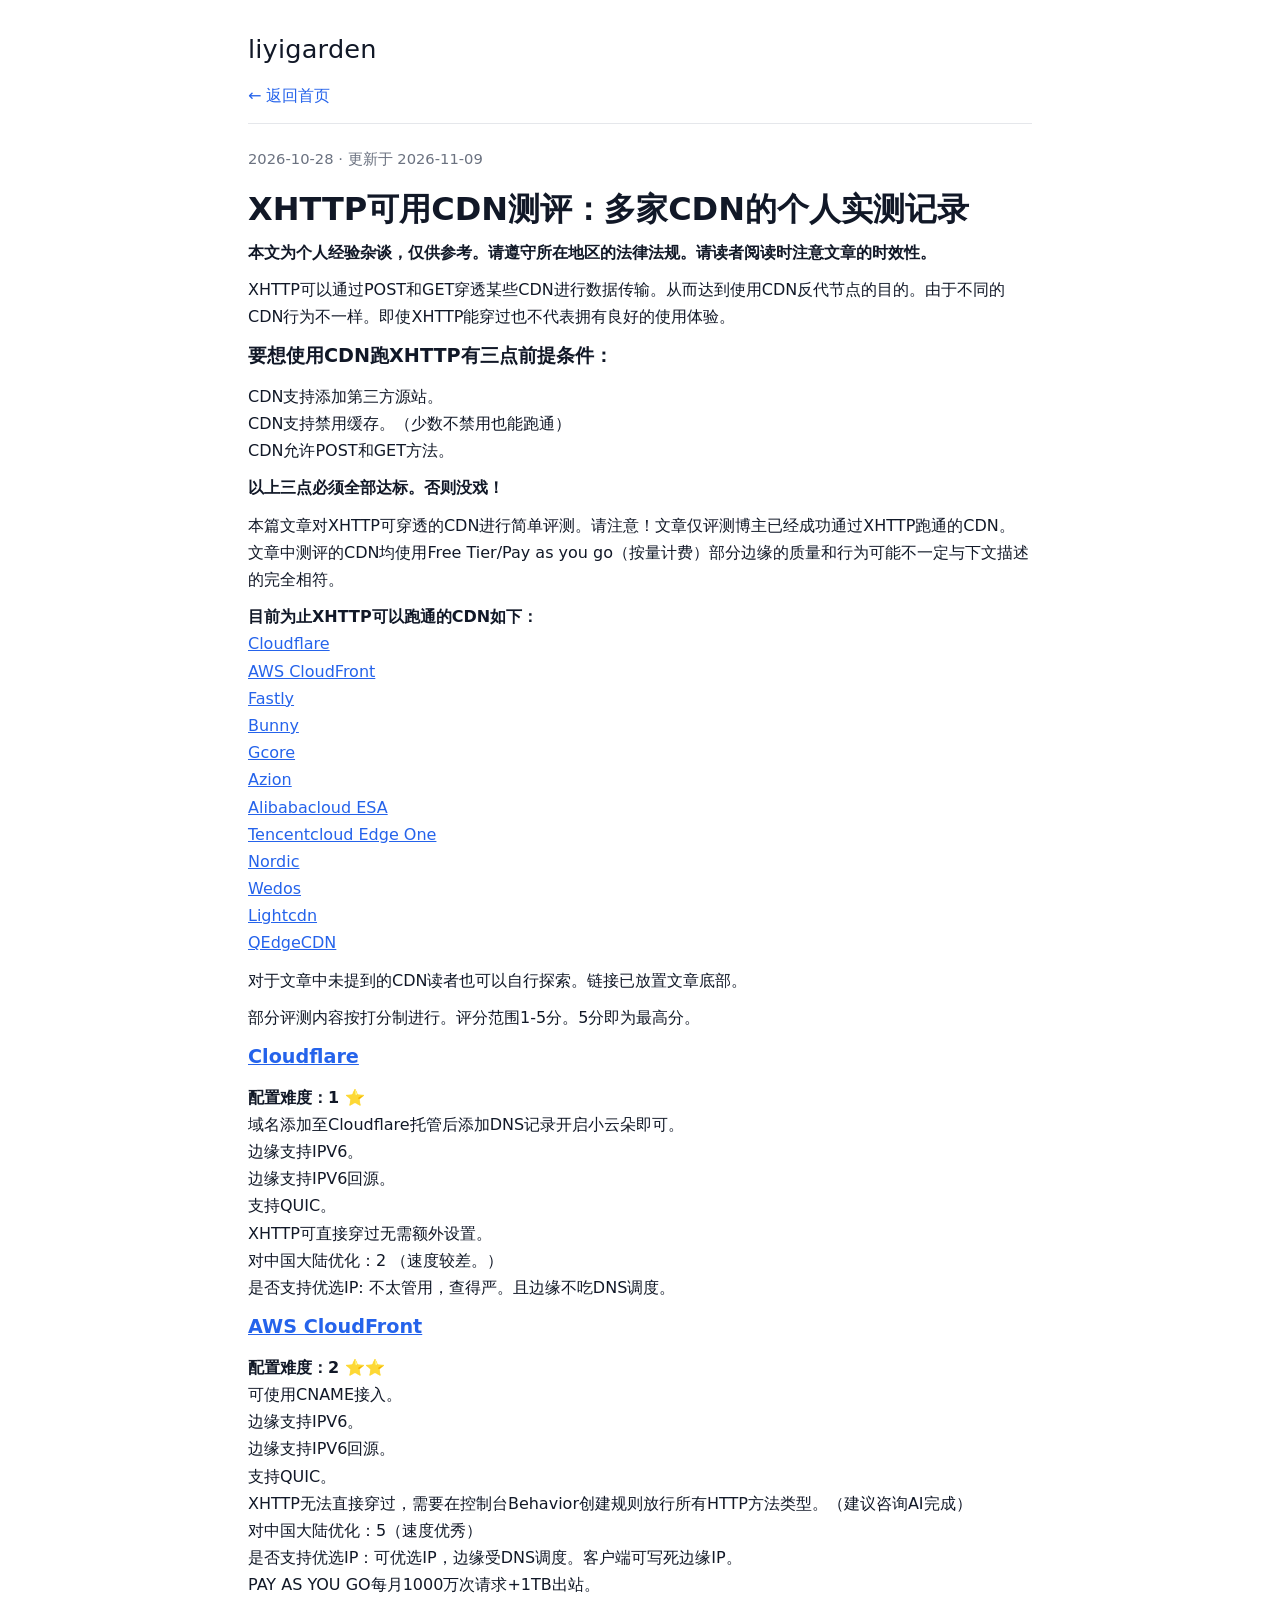
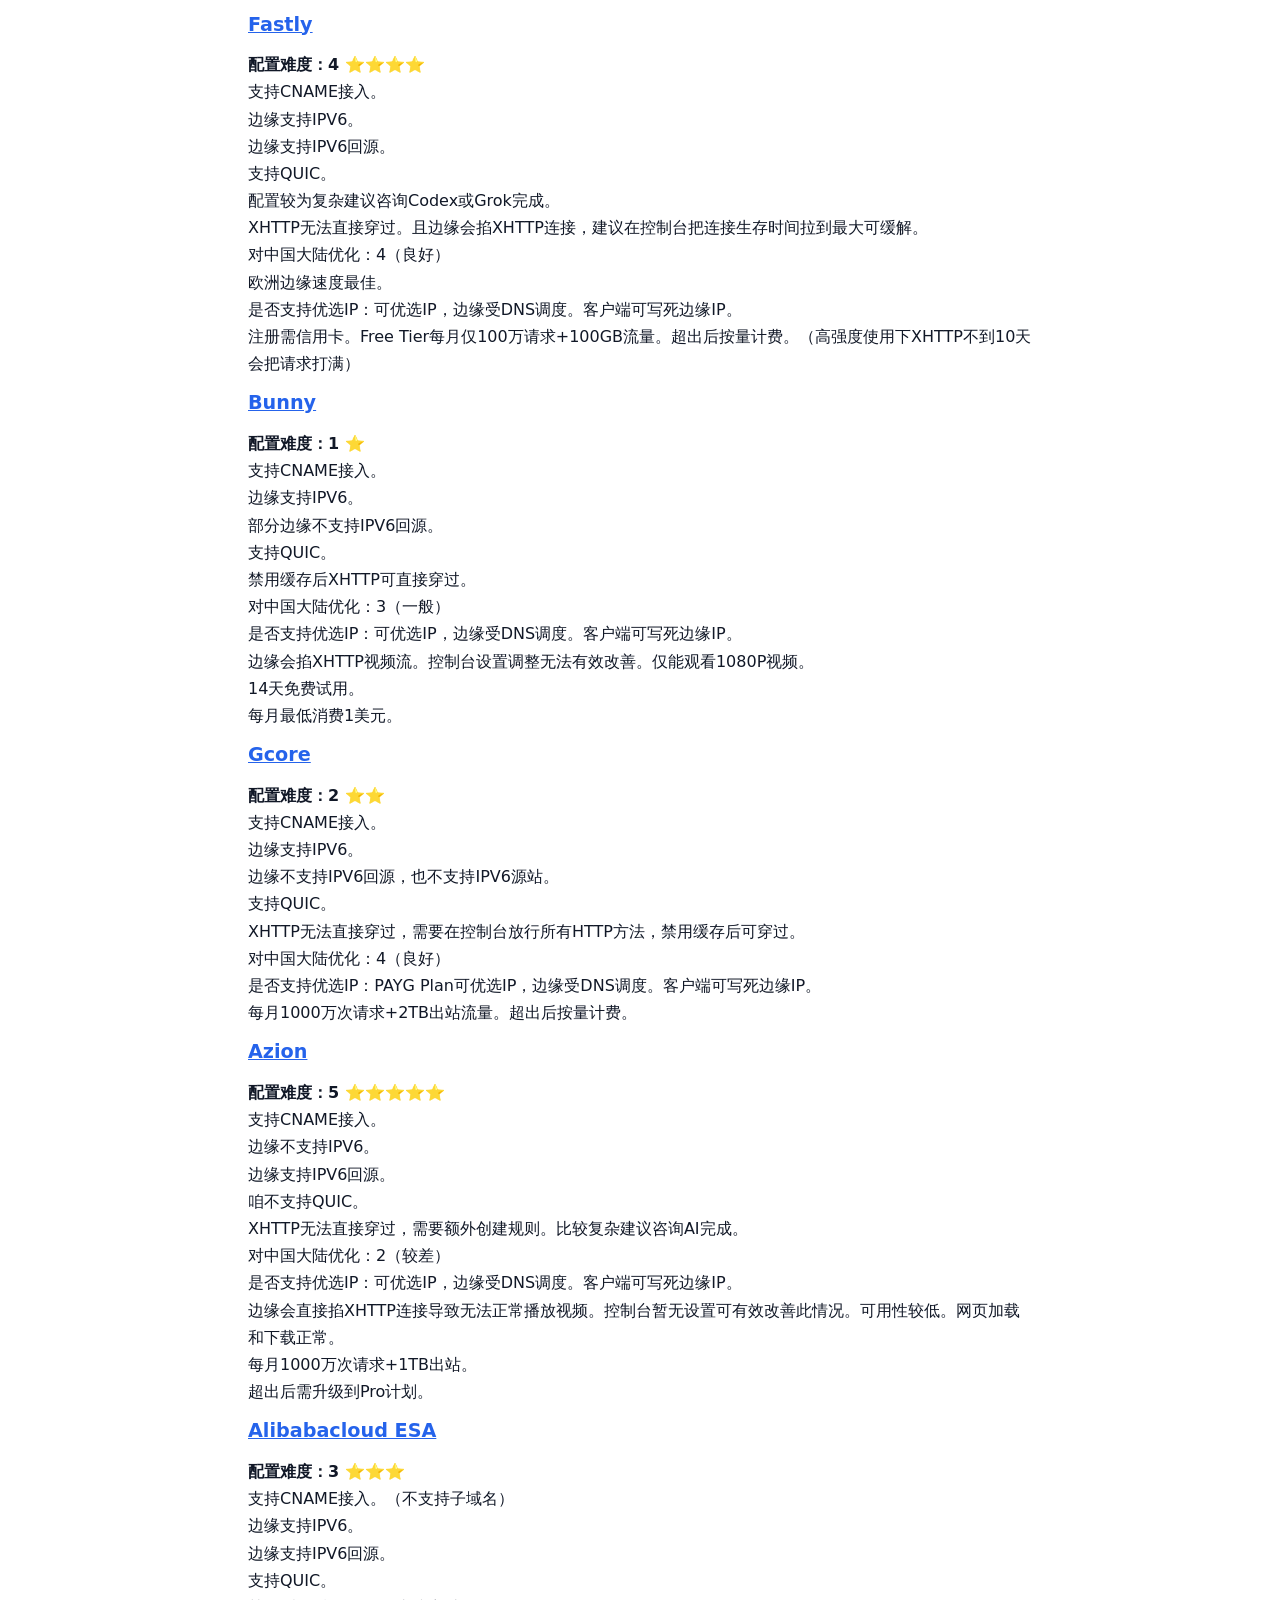
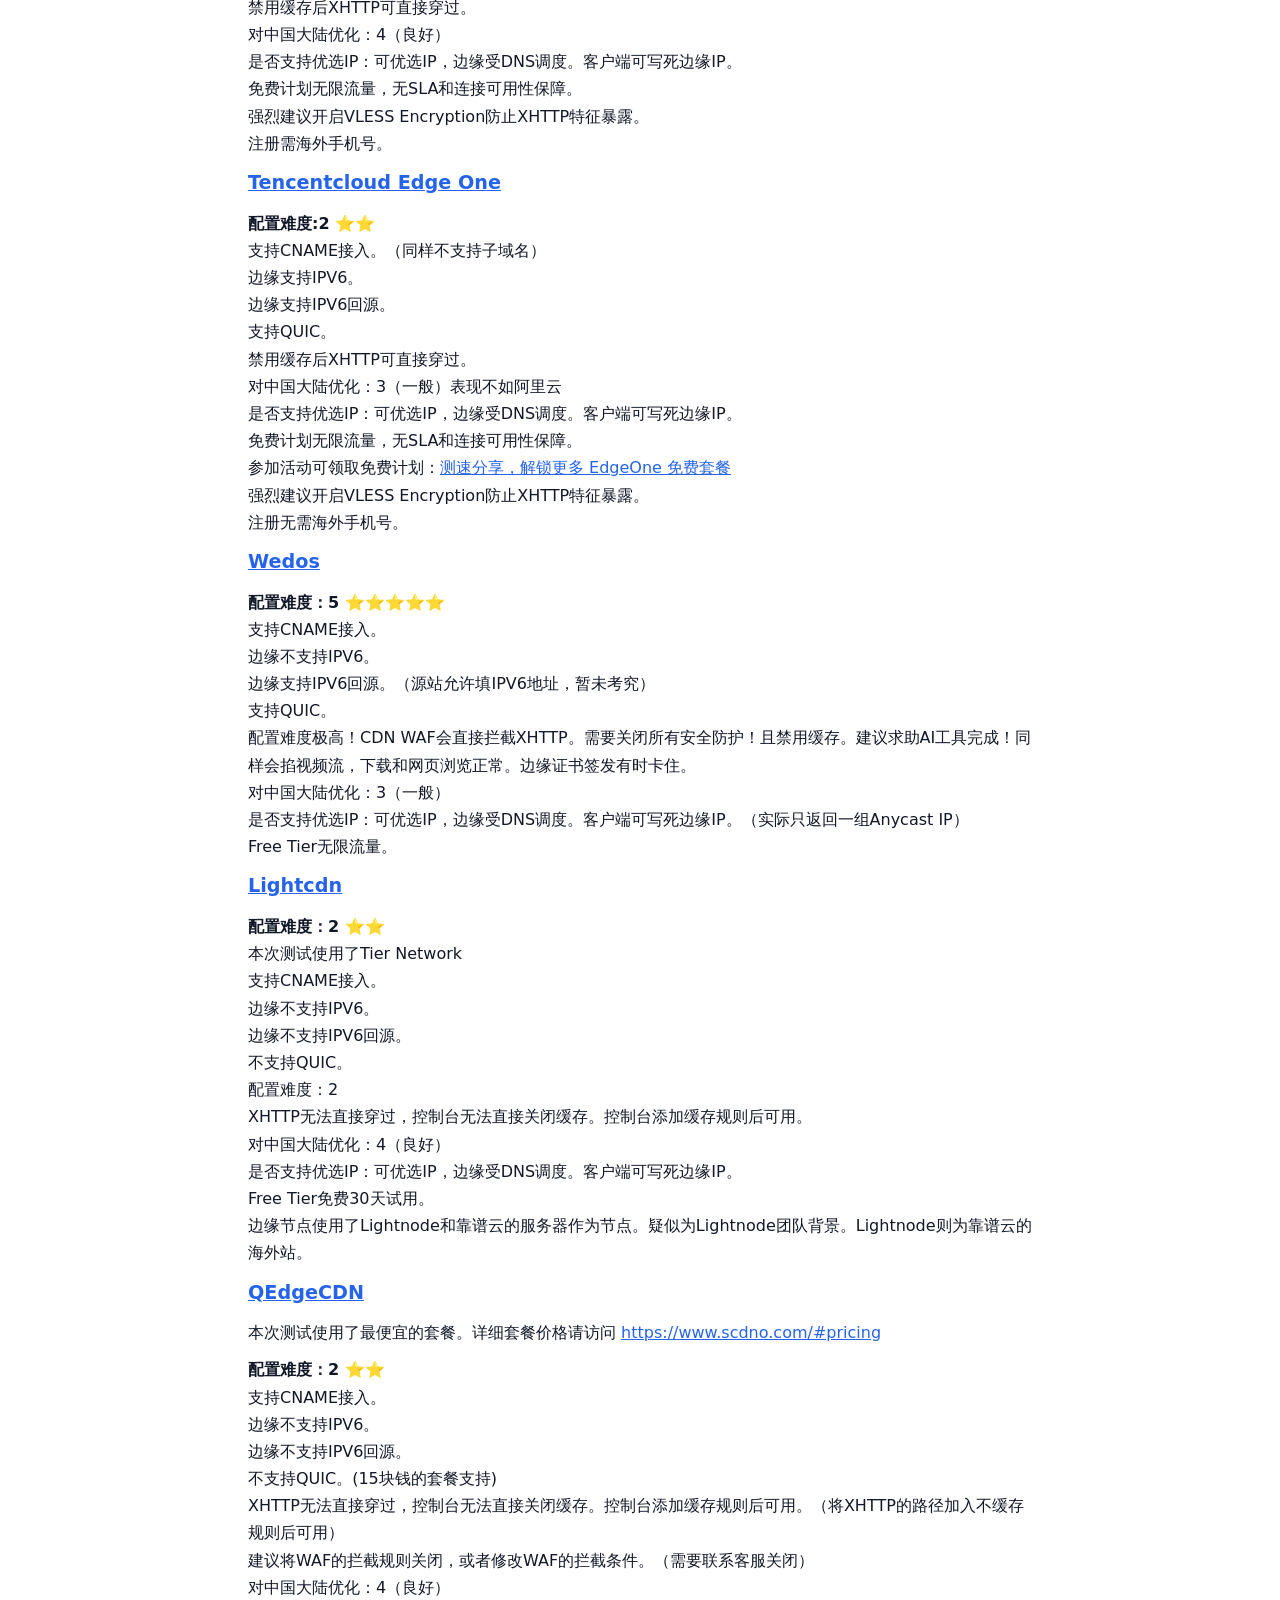
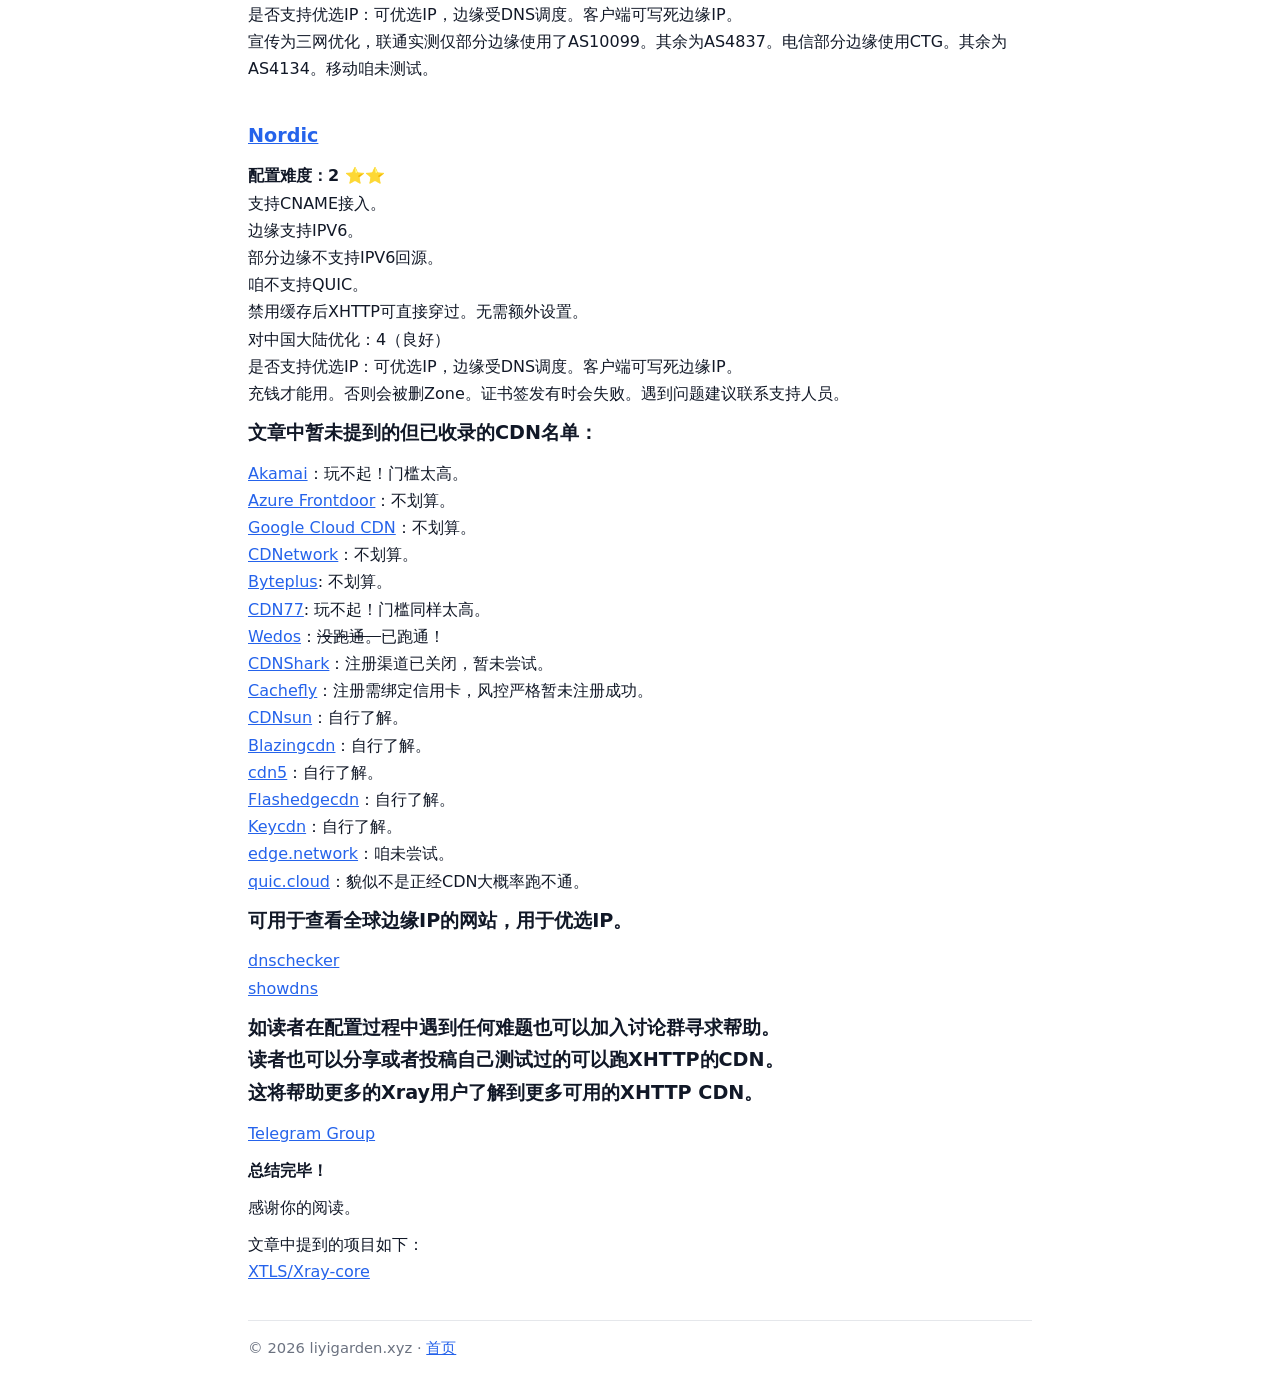
<file: posts/XHTTP_CDN_review.html>
<!doctype html>
<html lang="zh-CN">

<head>
  <meta charset="utf-8" />
  <meta name="viewport" content="width=device-width, initial-scale=1" />

  <title>XHTTP可用CDN测评：多家CDN的个人实测记录</title>
  <meta name="description" content="XHTTP可用CDN简单测评。XHTTP可以通过POST和GET穿透某些CDN进行数据传输。" />
  <meta name="keywords" content="XHTTP, CDN, Xray, VLESS, Cloudflare, CloudFront, Fastly, EdgeOne, 阿里云ESA" />
  <link rel="canonical" href="https://liyigarden.xyz/posts/XHTTP_CDN_review.html" />

  <link rel="stylesheet" href="/CSS/mainstyle.css" />
  <link rel="icon" href="/favicon.ico" />

  <meta property="og:type" content="article" />
  <meta property="og:site_name" content="liyigarden" />
  <meta property="og:locale" content="zh_CN" />
  <meta property="og:title" content="XHTTP可用CDN测评：多家CDN的个人实测记录" />
  <meta property="og:description" content="XHTTP可用CDN简单测评。XHTTP可以通过POST和GET穿透某些CDN进行数据传输。" />
  <meta property="og:url" content="https://liyigarden.xyz/posts/XHTTP_CDN_review.html" />
  <meta property="article:published_time" content="2026-10-28" />
  <meta property="article:modified_time" content="2026-10-29" />
  <meta name="twitter:card" content="summary" />

  <script type="application/ld+json">
  {
    "@context": "https://schema.org",
    "@type": "BlogPosting",
    "headline": "XHTTP可用CDN测评：多家CDN的个人实测记录",
    "description": "XHTTP可用CDN简单测评。XHTTP可以通过POST和GET穿透某些CDN进行数据传输。",
    "url": "https://liyigarden.xyz/posts/XHTTP_CDN_review.html",
    "datePublished": "2026-10-28T09:00:00+08:00",
    "dateModified": "2026-11-09T09:15:00+08:00",
    "inLanguage": "zh-CN",
    "author": {
      "@type": "Person",
      "name": "liyigarden",
      "url": "https://liyigarden.xyz/"
    },
    "publisher": { "@type": "Organization", "name": "liyigarden", "url": "https://liyigarden.xyz/" }
  }
  </script>
</head>

<body>
  <div class="container">

    <header class="site-header">
      <p class="site-title">
        <a href="/" style="color:inherit;text-decoration:none">liyigarden</a>
      </p>

      <nav class="nav">
        <a href="/">← 返回首页</a>
      </nav>
    </header>

    <main>
      <article>

        <p class="meta">
          <time datetime="2026-10-28">2026-10-28</time>
          · 更新于 <time datetime="2026-11-09">2026-11-09</time>
        </p>

        <h1>XHTTP可用CDN测评：多家CDN的个人实测记录</h1>

        <p>
          <b>本文为个人经验杂谈，仅供参考。请遵守所在地区的法律法规。请读者阅读时注意文章的时效性。</b>
        </p>

        <p>
          XHTTP可以通过POST和GET穿透某些CDN进行数据传输。从而达到使用CDN反代节点的目的。由于不同的CDN行为不一样。即使XHTTP能穿过也不代表拥有良好的使用体验。
        </p>

        <p class="title"><b>要想使用CDN跑XHTTP有三点前提条件：</b></p>
        <p>
          CDN支持添加第三方源站。<br>
          CDN支持禁用缓存。（少数不禁用也能跑通）<br>
          CDN允许POST和GET方法。
        </p>
        <p><b>以上三点必须全部达标。否则没戏！</b></p>

        <p>
          本篇文章对XHTTP可穿透的CDN进行简单评测。请注意！文章仅评测博主已经成功通过XHTTP跑通的CDN。
          文章中测评的CDN均使用Free Tier/Pay as you go（按量计费）部分边缘的质量和行为可能不一定与下文描述的完全相符。
        </p>

        <p>
          <b>目前为止XHTTP可以跑通的CDN如下：</b><br>
          <a href="https://www.cloudflare.com/products/cdn/" target="_blank"
            rel="noopener noreferrer">Cloudflare</a><br>
          <a href="https://aws.amazon.com/cloudfront/" target="_blank" rel="noopener noreferrer">AWS CloudFront</a><br>
          <a href="https://www.fastly.com/products/deliver" target="_blank" rel="noopener noreferrer">Fastly</a><br>
          <a href="https://bunny.net/cdn/" target="_blank" rel="noopener noreferrer">Bunny</a><br>
          <a href="https://gcore.com/cdn" target="_blank" rel="noopener noreferrer">Gcore</a><br>
          <a href="https://www.azion.com" target="_blank" rel="noopener noreferrer">Azion</a><br>
          <a href="https://www.alibabacloud.com/en/product/esa" target="_blank" rel="noopener noreferrer">Alibabacloud
            ESA</a><br>
          <a href="https://edgeone.ai/" target="_blank" rel="noopener noreferrer">Tencentcloud Edge One</a><br>
          <a href="https://nordiccdn.com/" target="_blank" rel="noopener noreferrer">Nordic</a><br>
          <a href="https://www.wedos.com" target="_blank" rel="noopener noreferrer">Wedos</a><br>
          <a href="https://www.lightcdn.com/" target="_blank" rel="noopener noreferrer">Lightcdn</a><br>
          <a href="https://www.scdno.com/" target="_blank" rel="noopener noreferrer">QEdgeCDN</a>
        </p>

        <p>对于文章中未提到的CDN读者也可以自行探索。链接已放置文章底部。</p>
        <p>部分评测内容按打分制进行。评分范围1-5分。5分即为最高分。</p>

        <p class="title"><b><a href="https://www.cloudflare.com/products/cdn/" target="_blank"
              rel="noopener noreferrer">Cloudflare</a></b></p>
        <p>
          <b>配置难度：1 ⭐</b><br>
          域名添加至Cloudflare托管后添加DNS记录开启小云朵即可。<br>
          边缘支持IPV6。<br>
          边缘支持IPV6回源。<br>
          支持QUIC。<br>
          XHTTP可直接穿过无需额外设置。<br>
          对中国大陆优化：2 （速度较差。）<br>
          是否支持优选IP: 不太管用，查得严。且边缘不吃DNS调度。
        </p>

        <p class="title"><b><a href="https://aws.amazon.com/cloudfront/" target="_blank" rel="noopener noreferrer">AWS
              CloudFront</a></b></p>
        <p>
          <b>配置难度：2 ⭐⭐</b><br>
          可使用CNAME接入。<br>
          边缘支持IPV6。<br>
          边缘支持IPV6回源。<br>
          支持QUIC。<br>
          XHTTP无法直接穿过，需要在控制台Behavior创建规则放行所有HTTP方法类型。（建议咨询AI完成）<br>
          对中国大陆优化：5（速度优秀）<br>
          是否支持优选IP：可优选IP，边缘受DNS调度。客户端可写死边缘IP。<br>
          PAY AS YOU GO每月1000万次请求+1TB出站。
        </p>

        <p class="title"><b><a href="https://www.fastly.com/products/deliver" target="_blank"
              rel="noopener noreferrer">Fastly</a></b></p>
        <p>
          <b>配置难度：4 ⭐⭐⭐⭐</b><br>
          支持CNAME接入。<br>
          边缘支持IPV6。<br>
          边缘支持IPV6回源。<br>
          支持QUIC。<br>
          配置较为复杂建议咨询Codex或Grok完成。<br>
          XHTTP无法直接穿过。且边缘会掐XHTTP连接，建议在控制台把连接生存时间拉到最大可缓解。<br>
          对中国大陆优化：4（良好）<br>
          欧洲边缘速度最佳。<br>
          是否支持优选IP：可优选IP，边缘受DNS调度。客户端可写死边缘IP。<br>
          注册需信用卡。Free Tier每月仅100万请求+100GB流量。超出后按量计费。（高强度使用下XHTTP不到10天会把请求打满）
        </p>

        <p class="title"><b><a href="https://bunny.net/cdn/" target="_blank" rel="noopener noreferrer">Bunny</a></b></p>
        <p>
          <b>配置难度：1 ⭐</b><br>
          支持CNAME接入。<br>
          边缘支持IPV6。<br>
          部分边缘不支持IPV6回源。<br>
          支持QUIC。<br>
          禁用缓存后XHTTP可直接穿过。<br>
          对中国大陆优化：3（一般）<br>
          是否支持优选IP：可优选IP，边缘受DNS调度。客户端可写死边缘IP。<br>
          边缘会掐XHTTP视频流。控制台设置调整无法有效改善。仅能观看1080P视频。<br>
          14天免费试用。<br>
          每月最低消费1美元。
        </p>

        <p class="title"><b><a href="https://gcore.com/cdn" target="_blank" rel="noopener noreferrer">Gcore</a></b></p>
        <p>
          <b>配置难度：2 ⭐⭐</b><br>
          支持CNAME接入。<br>
          边缘支持IPV6。<br>
          边缘不支持IPV6回源，也不支持IPV6源站。<br>
          支持QUIC。<br>
          XHTTP无法直接穿过，需要在控制台放行所有HTTP方法，禁用缓存后可穿过。<br>
          对中国大陆优化：4（良好）<br>
          是否支持优选IP：PAYG Plan可优选IP，边缘受DNS调度。客户端可写死边缘IP。<br>
          每月1000万次请求+2TB出站流量。超出后按量计费。
        </p>

        <p class="title"><b><a href="https://www.azion.com" target="_blank" rel="noopener noreferrer">Azion</a></b></p>
        <p>
          <b>配置难度：5 ⭐⭐⭐⭐⭐</b><br>
          支持CNAME接入。<br>
          边缘不支持IPV6。<br>
          边缘支持IPV6回源。<br>
          咱不支持QUIC。<br>
          XHTTP无法直接穿过，需要额外创建规则。比较复杂建议咨询AI完成。<br>
          对中国大陆优化：2（较差）<br>
          是否支持优选IP：可优选IP，边缘受DNS调度。客户端可写死边缘IP。<br>
          边缘会直接掐XHTTP连接导致无法正常播放视频。控制台暂无设置可有效改善此情况。可用性较低。网页加载和下载正常。<br>
          每月1000万次请求+1TB出站。<br>
          超出后需升级到Pro计划。
        </p>

        <p class="title"><b><a href="https://www.alibabacloud.com/en/product/esa" target="_blank"
              rel="noopener noreferrer">Alibabacloud ESA</a></b></p>
        <p>
          <b>配置难度：3 ⭐⭐⭐</b><br>
          支持CNAME接入。（不支持子域名）<br>
          边缘支持IPV6。<br>
          边缘支持IPV6回源。<br>
          支持QUIC。<br>
          禁用缓存后XHTTP可直接穿过。<br>
          对中国大陆优化：4（良好）<br>
          是否支持优选IP：可优选IP，边缘受DNS调度。客户端可写死边缘IP。<br>
          免费计划无限流量，无SLA和连接可用性保障。<br>
          强烈建议开启VLESS Encryption防止XHTTP特征暴露。<br>
          注册需海外手机号。
        </p>

        <p class="title"><b><a href="https://edgeone.ai/" target="_blank" rel="noopener noreferrer">Tencentcloud Edge
              One</a></b></p>
        <p>
          <b>配置难度:2 ⭐⭐</b><br>
          支持CNAME接入。（同样不支持子域名）<br>
          边缘支持IPV6。<br>
          边缘支持IPV6回源。<br>
          支持QUIC。<br>
          禁用缓存后XHTTP可直接穿过。<br>
          对中国大陆优化：3（一般）表现不如阿里云<br>
          是否支持优选IP：可优选IP，边缘受DNS调度。客户端可写死边缘IP。<br>
          免费计划无限流量，无SLA和连接可用性保障。<br>
          参加活动可领取免费计划：<a href="https://edgeone.ai/zh/get-free-plan" target="_blank" rel="noopener noreferrer">测速分享，解锁更多
            EdgeOne 免费套餐</a><br>
          强烈建议开启VLESS Encryption防止XHTTP特征暴露。<br>
          注册无需海外手机号。
        </p>

        <p class="title"><b><a href="https://www.wedos.com" target="_blank" rel="noopener noreferrer">Wedos</a></b></p>
        <p>
          <b>配置难度：5 ⭐⭐⭐⭐⭐</b><br>
          支持CNAME接入。<br>
          边缘不支持IPV6。<br>
          边缘支持IPV6回源。（源站允许填IPV6地址，暂未考究）<br>
          支持QUIC。<br>
          配置难度极高！CDN WAF会直接拦截XHTTP。需要关闭所有安全防护！且禁用缓存。建议求助AI工具完成！同样会掐视频流，下载和网页浏览正常。边缘证书签发有时卡住。<br>
          对中国大陆优化：3（一般）<br>
          是否支持优选IP：可优选IP，边缘受DNS调度。客户端可写死边缘IP。（实际只返回一组Anycast IP）<br>
          Free Tier无限流量。<br>
        </p>

        <p class="title"><b><a href="https://www.lightcdn.com/" target="_blank"
              rel="noopener noreferrer">Lightcdn</a></b></p>
        <p>
          <b>配置难度：2 ⭐⭐</b><br>
          本次测试使用了Tier Network <br>
          支持CNAME接入。<br>
          边缘不支持IPV6。<br>
          边缘不支持IPV6回源。<br>
          不支持QUIC。<br>
          配置难度：2<br>
          XHTTP无法直接穿过，控制台无法直接关闭缓存。控制台添加缓存规则后可用。<br>
          对中国大陆优化：4（良好）<br>
          是否支持优选IP：可优选IP，边缘受DNS调度。客户端可写死边缘IP。<br>
          Free Tier免费30天试用。<br>
          边缘节点使用了Lightnode和靠谱云的服务器作为节点。疑似为Lightnode团队背景。Lightnode则为靠谱云的海外站。
        </p>

        <p class="title"><b><a href="https://console.scdno.com/#/hello/4TXZGMP6" target="_blank" rel="noopener noreferrer">QEdgeCDN</a></b>
        </p>
        <p>
          本次测试使用了最便宜的套餐。详细套餐价格请访问
          <a href="https://www.scdno.com/#pricing" target="_blank"
            rel="noopener noreferrer">https://www.scdno.com/#pricing</a><br>

        </p>
        <p>
          <b>配置难度：2 ⭐⭐</b><br>
          支持CNAME接入。<br>
          边缘不支持IPV6。<br>
          边缘不支持IPV6回源。<br>
          不支持QUIC。(15块钱的套餐支持)<br>
          XHTTP无法直接穿过，控制台无法直接关闭缓存。控制台添加缓存规则后可用。（将XHTTP的路径加入不缓存规则后可用）<br>
          建议将WAF的拦截规则关闭，或者修改WAF的拦截条件。（需要联系客服关闭）<br>
          对中国大陆优化：4（良好）<br>
          是否支持优选IP：可优选IP，边缘受DNS调度。客户端可写死边缘IP。<br>
          宣传为三网优化，联通实测仅部分边缘使用了AS10099。其余为AS4837。电信部分边缘使用CTG。其余为AS4134。移动咱未测试。<br>
          <br>

        </p>

        <p class="title"><b><a href="https://nordiccdn.com/" target="_blank" rel="noopener noreferrer">Nordic</a></b></p>
        <p>
          <b>配置难度：2 ⭐⭐</b><br>
          支持CNAME接入。<br>
          边缘支持IPV6。<br>
          部分边缘不支持IPV6回源。<br>
          咱不支持QUIC。<br>
          禁用缓存后XHTTP可直接穿过。无需额外设置。<br>
          对中国大陆优化：4（良好）<br>
          是否支持优选IP：可优选IP，边缘受DNS调度。客户端可写死边缘IP。<br>
          充钱才能用。否则会被删Zone。证书签发有时会失败。遇到问题建议联系支持人员。
        </p>

        <p class="title"><b>文章中暂未提到的但已收录的CDN名单：</b></p>
        <p>
          <a href="https://www.akamai.com" target="_blank" rel="noopener noreferrer">Akamai</a>：玩不起！门槛太高。<br>
          <a href="https://azure.microsoft.com" target="_blank" rel="noopener noreferrer">Azure Frontdoor</a>：不划算。<br>
          <a href="https://cloud.google.com/cdn" target="_blank" rel="noopener noreferrer">Google Cloud CDN</a>：不划算。<br>
          <a href="https://www.cdnetworks.com/products/cdn/" target="_blank"
            rel="noopener noreferrer">CDNetwork</a>：不划算。<br>
          <a href="https://www.byteplus.com/en/product/cdn" target="_blank" rel="noopener noreferrer">Byteplus</a>:
          不划算。<br>
          <a href="https://www.cdn77.com/" target="_blank" rel="noopener noreferrer">CDN77</a>: 玩不起！门槛同样太高。<br>
          <a href="https://www.wedos.com" target="_blank" rel="noopener noreferrer">Wedos</a>：<del>没跑通。</del>已跑通！<br>
          <a href="https://cdnshark.com/" target="_blank" rel="noopener noreferrer">CDNShark</a>：注册渠道已关闭，暂未尝试。<br>
          <a href="https://www.cachefly.com/" target="_blank"
            rel="noopener noreferrer">Cachefly</a>：注册需绑定信用卡，风控严格暂未注册成功。<br>
          <a href="https://cdnsun.com/" target="_blank" rel="noopener noreferrer">CDNsun</a>：自行了解。<br>
          <a href="https://blazingcdn.com/" target="_blank" rel="noopener noreferrer">Blazingcdn</a>：自行了解。<br>
          <a href="https://cdn5.com/" target="_blank" rel="noopener noreferrer">cdn5</a>：自行了解。<br>
          <a href="https://flashedgecdn.com/" target="_blank" rel="noopener noreferrer">Flashedgecdn</a>：自行了解。<br>
          <a href="https://www.keycdn.com/" target="_blank" rel="noopener noreferrer">Keycdn</a>：自行了解。<br>
          <a href="https://www.edge.network/" target="_blank" rel="noopener noreferrer">edge.network</a>：咱未尝试。<br>
          <a href="https://quic.cloud/" target="_blank" rel="noopesner noreferrer">quic.cloud</a>：貌似不是正经CDN大概率跑不通。<br>
        </p>

        <p class="title"><b>可用于查看全球边缘IP的网站，用于优选IP。</b></p>
        <p>
          <a href="https://dnschecker.org/" rel="noopener noreferre">dnschecker</a><br>
          <a href="https://showdns.net/" rel="noopener noreferre">showdns</a>
        </p>
        <p class="title"><b>如读者在配置过程中遇到任何难题也可以加入讨论群寻求帮助。<br>
          读者也可以分享或者投稿自己测试过的可以跑XHTTP的CDN。<br>
          这将帮助更多的Xray用户了解到更多可用的XHTTP CDN。</b></p>
        <p>
          <a href="https://t.me/+Y7TFFLg4cnYwNjE9" target="_blank" rel="noopener noreferrer">Telegram Group</a>
        </p>
        <p><b>总结完毕！</b></p>
        <p>感谢你的阅读。</p>
        <p>
          文章中提到的项目如下：<br>
          <a href="https://github.com/XTLS/Xray-core" target="_blank" rel="noopener noreferrer">XTLS/Xray-core</a>
        </p>
      </article>
    </main>

    <footer class="footer">
      <div>© <span id="y"></span> liyigarden.xyz · <a href="/">首页</a></div>
    </footer>
  </div>

  <script>
    document.getElementById("y").textContent = new Date().getFullYear();
  </script>
</body>

</html>
</file>
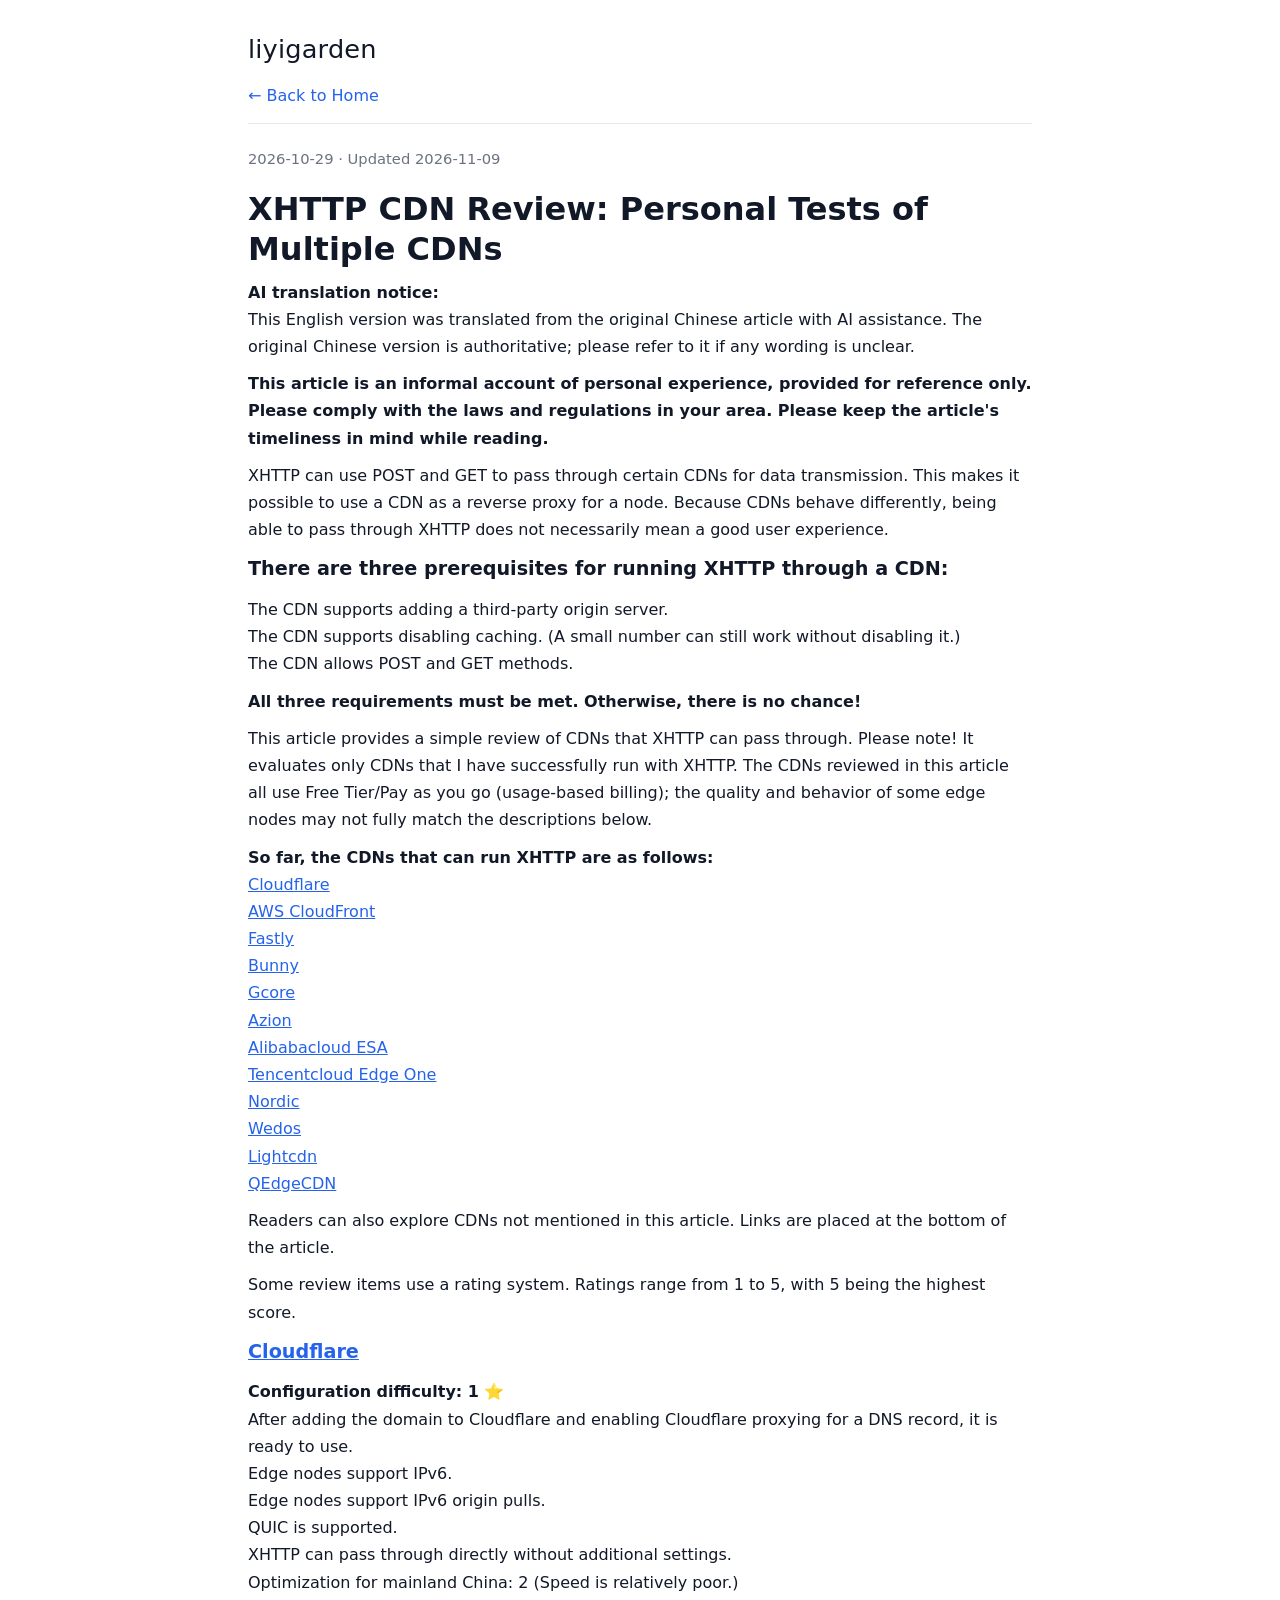
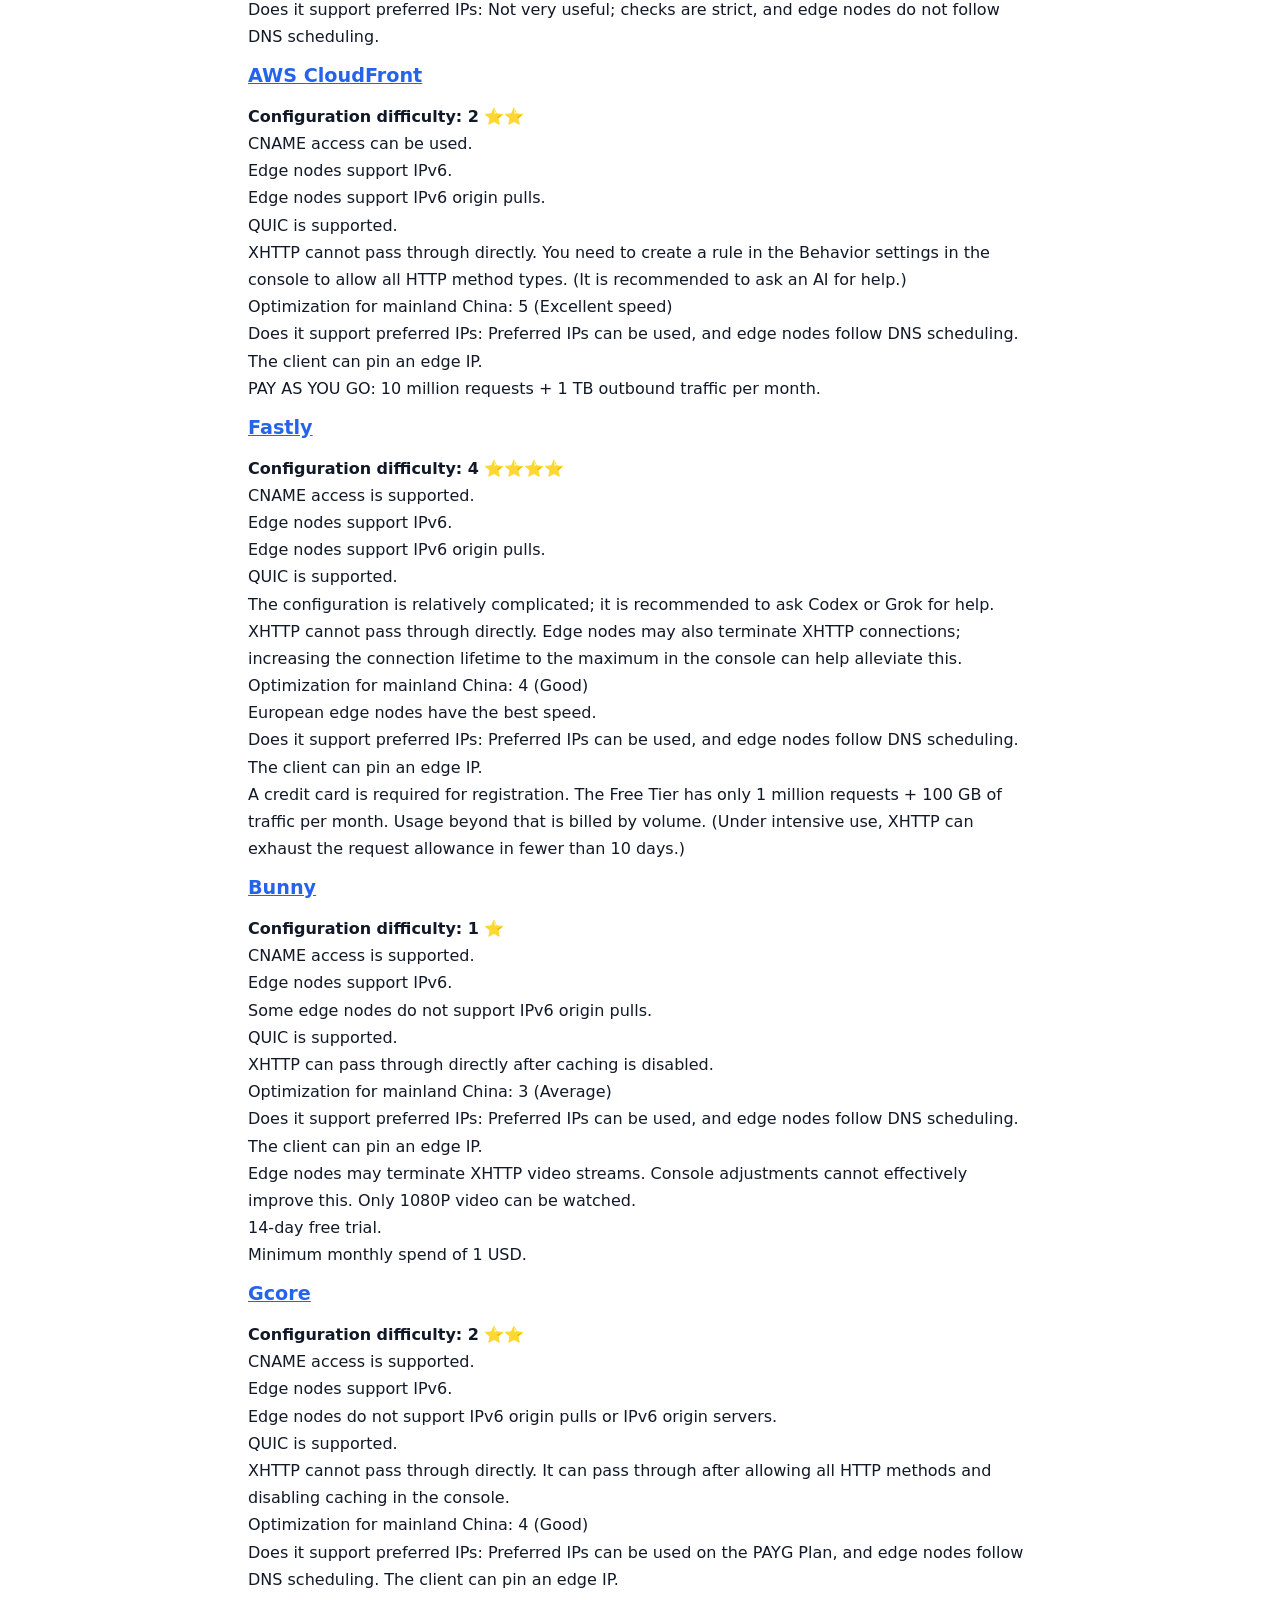
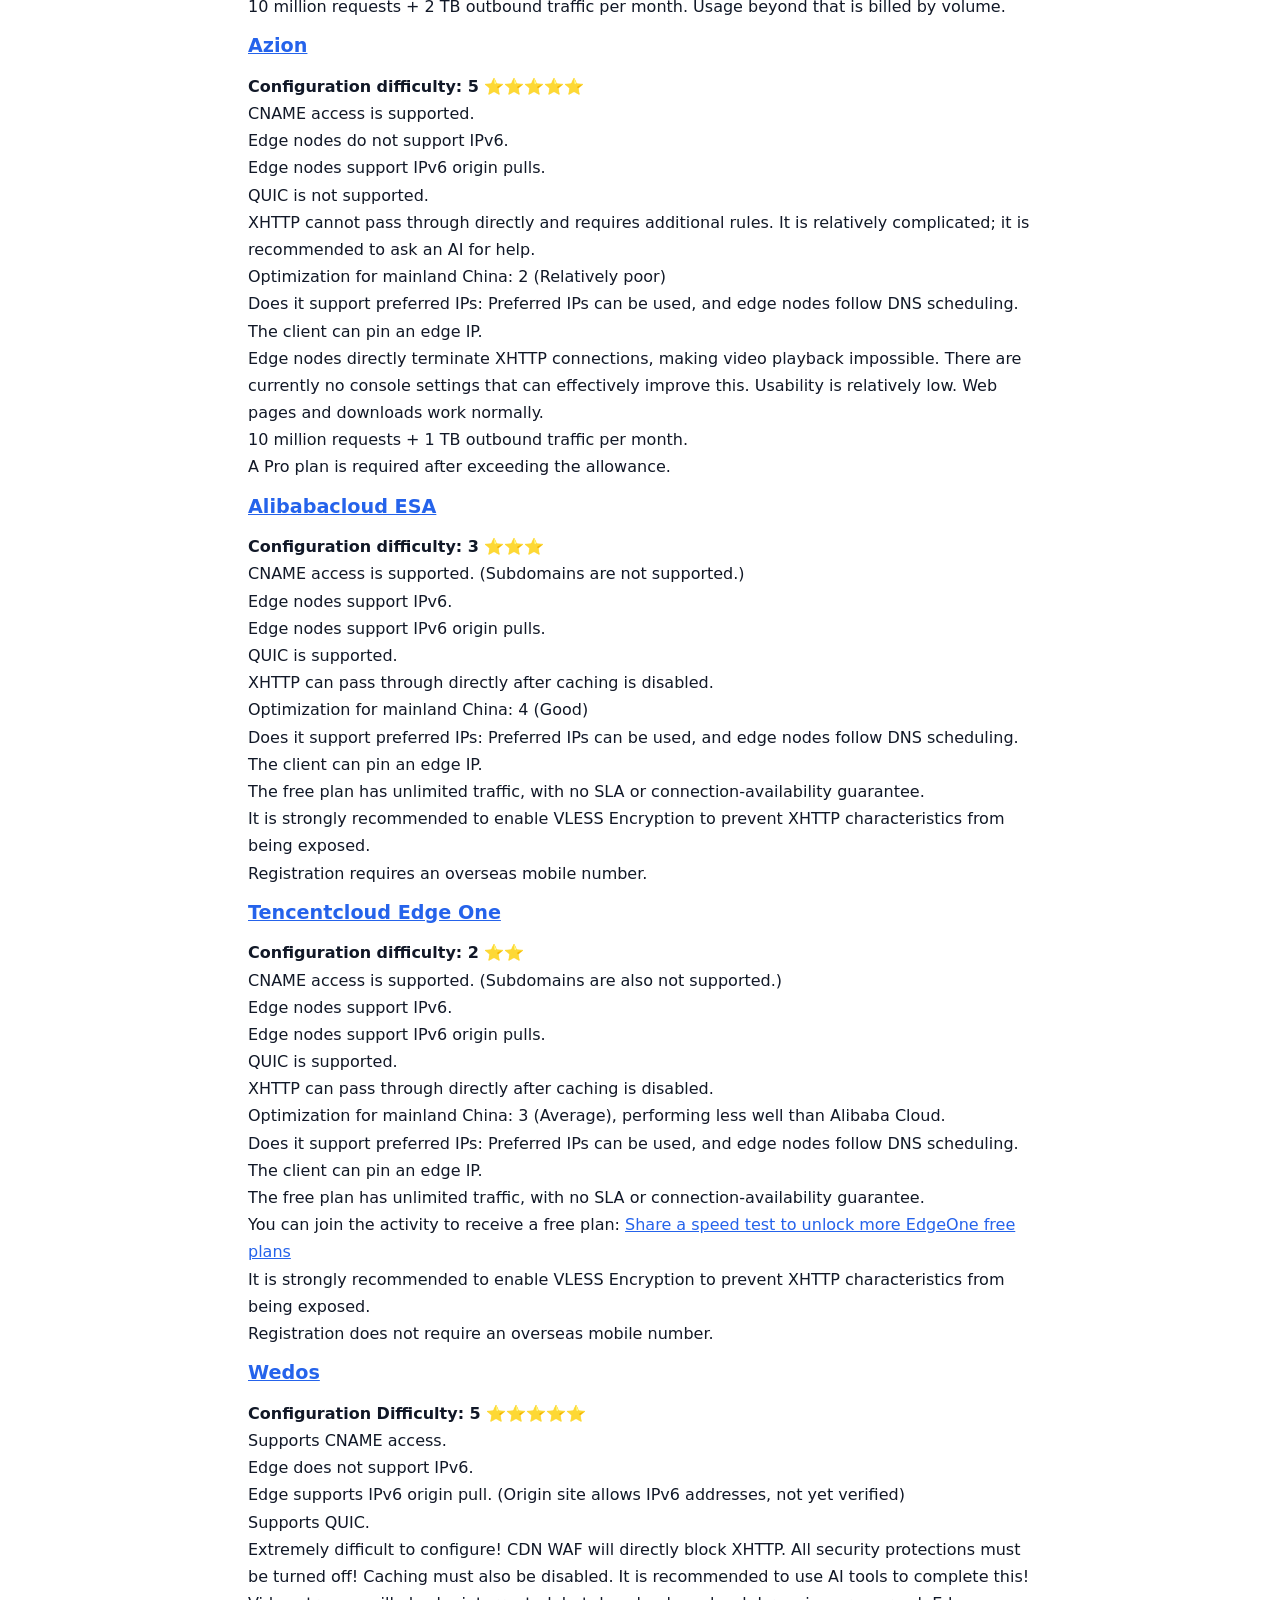
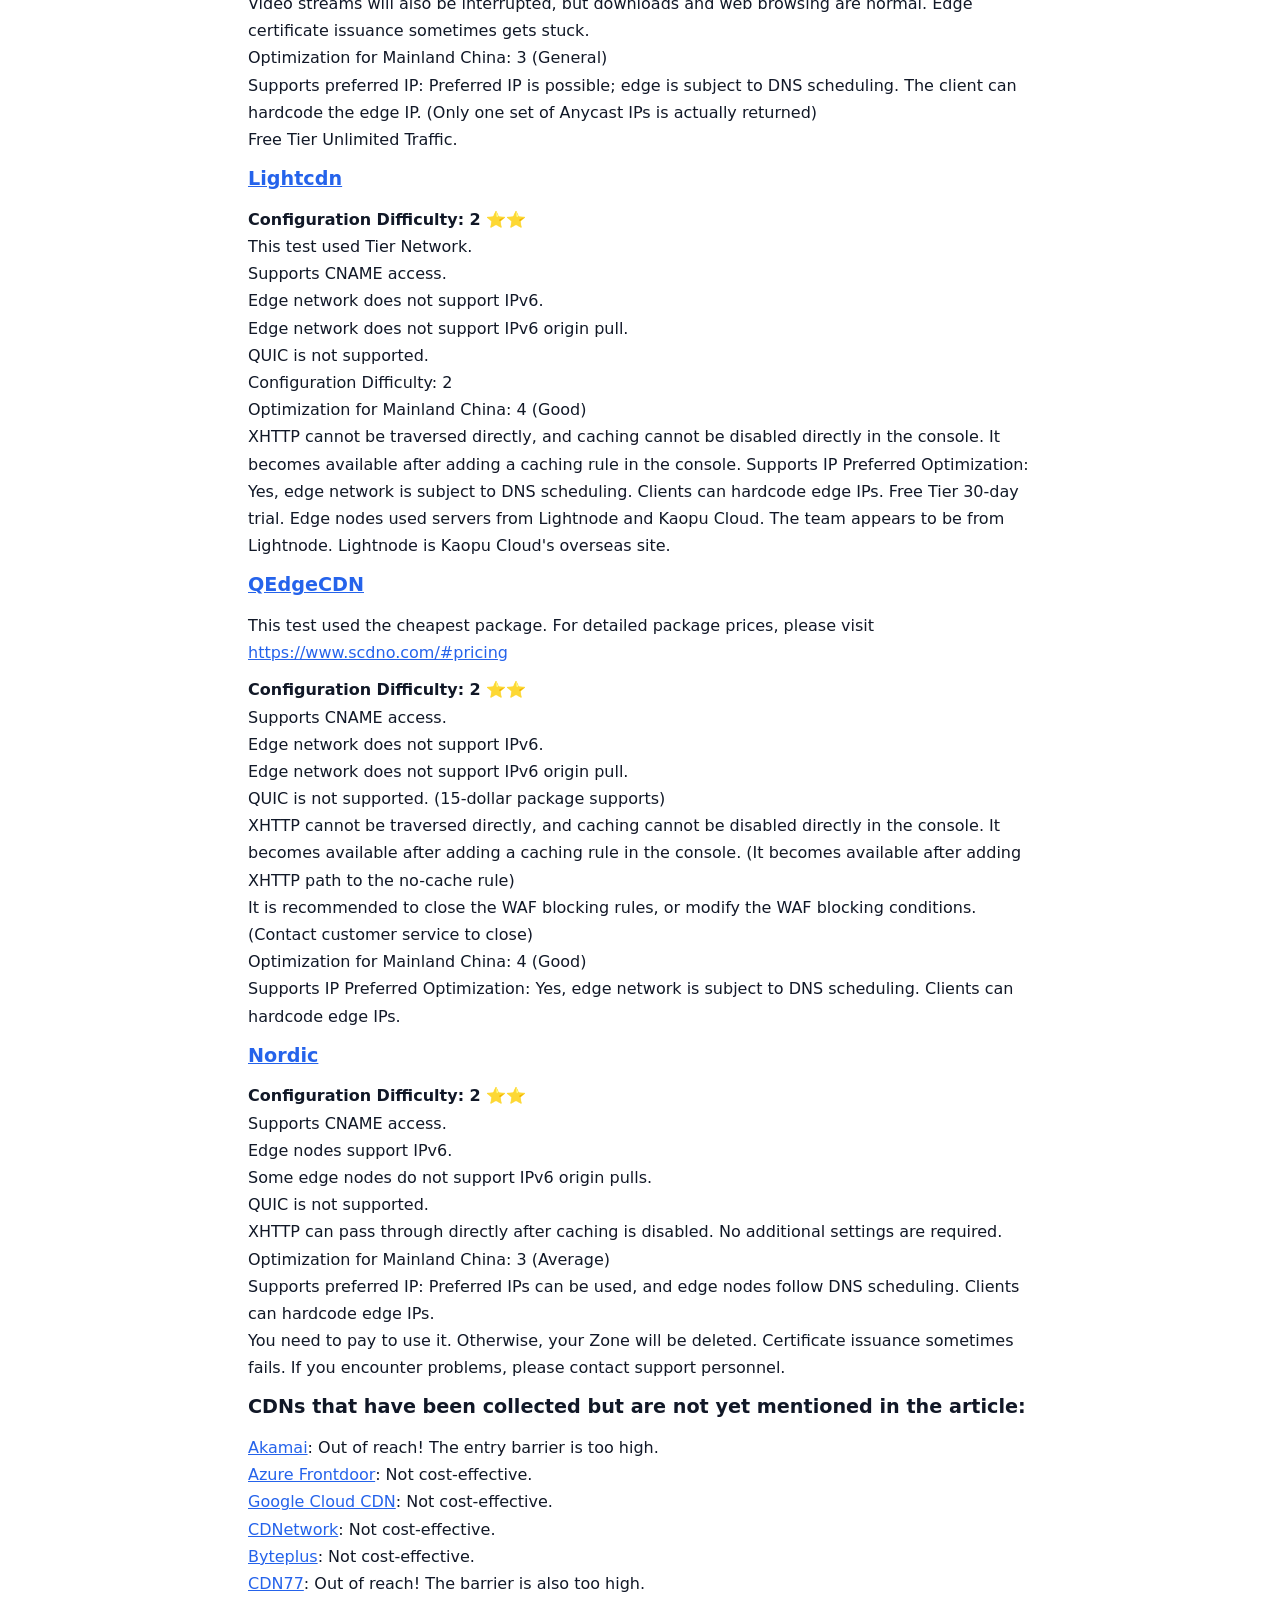
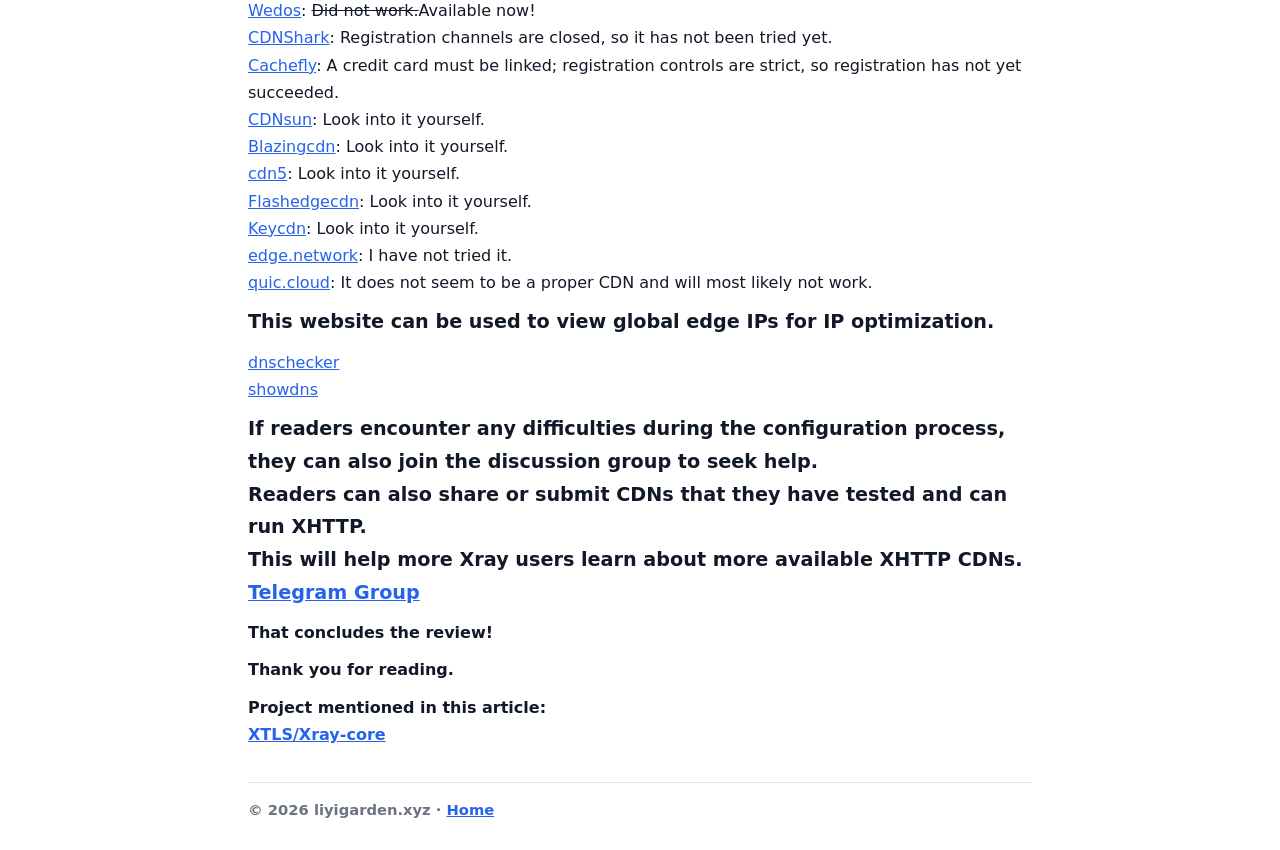
<file: posts/XHTTP_CDN_review_en.html>
<!doctype html>
<html lang="en">

<head>
  <meta charset="utf-8" />
  <meta name="viewport" content="width=device-width, initial-scale=1" />

  <title>XHTTP CDN Review: Personal Tests of Multiple CDNs</title>
  <meta name="description"
    content="Personal tests of CDN providers that can run XHTTP, including Cloudflare, AWS CloudFront, Fastly, Bunny, Gcore, Azion, Alibaba Cloud ESA, Tencent EdgeOne, and Nordic." />
  <meta name="keywords" content="XHTTP, CDN, Xray, VLESS, Cloudflare, CloudFront, Fastly, EdgeOne, Alibaba Cloud ESA" />
  <link rel="canonical" href="https://liyigarden.xyz/posts/XHTTP_CDN_review_en.html" />

  <link rel="stylesheet" href="/CSS/mainstyle.css" />
  <link rel="icon" href="/favicon.ico" />

  <meta property="og:type" content="article" />
  <meta property="og:site_name" content="liyigarden" />
  <meta property="og:locale" content="en_US" />
  <meta property="og:title" content="XHTTP CDN Review: Personal Tests of Multiple CDNs" />
  <meta property="og:description" content="Personal tests of CDN providers that can run XHTTP." />
  <meta property="og:url" content="https://liyigarden.xyz/posts/XHTTP_CDN_review_en.html" />
  <meta property="article:published_time" content="2026-10-29" />
  <meta property="article:modified_time" content="2026-10-29" />
  <meta name="twitter:card" content="summary" />

  <script type="application/ld+json">
  {
    "@context": "https://schema.org",
    "@type": "BlogPosting",
    "headline": "XHTTP CDN Review: Personal Tests of Multiple CDNs",
    "description": "Personal tests of CDN providers that can run XHTTP, including Cloudflare, AWS CloudFront, Fastly, Bunny, Gcore, Azion, Alibaba Cloud ESA, Tencent EdgeOne, and Nordic.",
    "url": "https://liyigarden.xyz/posts/XHTTP_CDN_review_en.html",
    "datePublished": "2026-10-29T09:00:00+08:00",
    "dateModified": "2026-11-09T09:15:00+08:00",
    "inLanguage": "en",
    "author": {
      "@type": "Person",
      "name": "liyigarden",
      "url": "https://liyigarden.xyz/"
    },
    "publisher": { "@type": "Organization", "name": "liyigarden", "url": "https://liyigarden.xyz/" }
  }
  </script>
</head>

<body>
  <div class="container">

    <header class="site-header">
      <p class="site-title">
        <a href="/" style="color:inherit;text-decoration:none">liyigarden</a>
      </p>

      <nav class="nav">
        <a href="/">← Back to Home</a>
      </nav>
    </header>

    <main>
      <article>

        <p class="meta">
          <time datetime="2026-10-29">2026-10-29</time>
          · Updated <time datetime="2026-11-09">2026-11-09</time>
        </p>

        <h1>XHTTP CDN Review: Personal Tests of Multiple CDNs</h1>

        <p>
          <b>AI translation notice:</b><br>
          This English version was translated from the original Chinese article with AI assistance. The original Chinese
          version is authoritative; please refer to it if any wording is unclear.
        </p>

        <p>
          <b>This article is an informal account of personal experience, provided for reference only. Please comply with
            the laws and regulations in your area. Please keep the article's timeliness in mind while reading.</b>
        </p>

        <p>
          XHTTP can use POST and GET to pass through certain CDNs for data transmission. This makes it possible to use a
          CDN as a reverse proxy for a node. Because CDNs behave differently, being able to pass through XHTTP does not
          necessarily mean a good user experience.
        </p>

        <p class="title"><b>There are three prerequisites for running XHTTP through a CDN:</b></p>
        <p>
          The CDN supports adding a third-party origin server.<br>
          The CDN supports disabling caching. (A small number can still work without disabling it.)<br>
          The CDN allows POST and GET methods.
        </p>
        <p><b>All three requirements must be met. Otherwise, there is no chance!</b></p>

        <p>
          This article provides a simple review of CDNs that XHTTP can pass through. Please note! It evaluates only CDNs
          that I have successfully run with XHTTP.
          The CDNs reviewed in this article all use Free Tier/Pay as you go (usage-based billing); the quality and
          behavior of some edge nodes may not fully match the descriptions below.
        </p>

        <p>
          <b>So far, the CDNs that can run XHTTP are as follows:</b><br>
          <a href="https://www.cloudflare.com/products/cdn/" target="_blank"
            rel="noopener noreferrer">Cloudflare</a><br>
          <a href="https://aws.amazon.com/cloudfront/" target="_blank" rel="noopener noreferrer">AWS CloudFront</a><br>
          <a href="https://www.fastly.com/products/deliver" target="_blank" rel="noopener noreferrer">Fastly</a><br>
          <a href="https://bunny.net/cdn/" target="_blank" rel="noopener noreferrer">Bunny</a><br>
          <a href="https://gcore.com/cdn" target="_blank" rel="noopener noreferrer">Gcore</a><br>
          <a href="https://www.azion.com" target="_blank" rel="noopener noreferrer">Azion</a><br>
          <a href="https://www.alibabacloud.com/en/product/esa" target="_blank" rel="noopener noreferrer">Alibabacloud
            ESA</a><br>
          <a href="https://edgeone.ai/" target="_blank" rel="noopener noreferrer">Tencentcloud Edge One</a><br>
          <a href="https://nordiccdn.com/" target="_blank" rel="noopener noreferrer">Nordic</a><br>
          <a href="https://www.wedos.com" target="_blank" rel="noopener noreferrer">Wedos</a><br>
          <a href="https://www.lightcdn.com/" target="_blank" rel="noopener noreferrer">Lightcdn</a><br>
          <a href="https://www.scdno.com/" target="_blank" rel="noopener noreferrer">QEdgeCDN</a>
        </p>

        <p>Readers can also explore CDNs not mentioned in this article. Links are placed at the bottom of the article.
        </p>
        <p>Some review items use a rating system. Ratings range from 1 to 5, with 5 being the highest score.</p>

        <p class="title"><b><a href="https://www.cloudflare.com/products/cdn/" target="_blank"
              rel="noopener noreferrer">Cloudflare</a></b></p>
        <p>
          <b>Configuration difficulty: 1 ⭐</b><br>
          After adding the domain to Cloudflare and enabling Cloudflare proxying for a DNS record, it is ready to
          use.<br>
          Edge nodes support IPv6.<br>
          Edge nodes support IPv6 origin pulls.<br>
          QUIC is supported.<br>
          XHTTP can pass through directly without additional settings.<br>
          Optimization for mainland China: 2 (Speed is relatively poor.)<br>
          Does it support preferred IPs: Not very useful; checks are strict, and edge nodes do not follow DNS
          scheduling.
        </p>

        <p class="title"><b><a href="https://aws.amazon.com/cloudfront/" target="_blank" rel="noopener noreferrer">AWS
              CloudFront</a></b></p>
        <p>
          <b>Configuration difficulty: 2 ⭐⭐</b><br>
          CNAME access can be used.<br>
          Edge nodes support IPv6.<br>
          Edge nodes support IPv6 origin pulls.<br>
          QUIC is supported.<br>
          XHTTP cannot pass through directly. You need to create a rule in the Behavior settings in the console to allow
          all HTTP method types. (It is recommended to ask an AI for help.)<br>
          Optimization for mainland China: 5 (Excellent speed)<br>
          Does it support preferred IPs: Preferred IPs can be used, and edge nodes follow DNS scheduling. The client can
          pin an edge IP.<br>
          PAY AS YOU GO: 10 million requests + 1 TB outbound traffic per month.
        </p>

        <p class="title"><b><a href="https://www.fastly.com/products/deliver" target="_blank"
              rel="noopener noreferrer">Fastly</a></b></p>
        <p>
          <b>Configuration difficulty: 4 ⭐⭐⭐⭐</b><br>
          CNAME access is supported.<br>
          Edge nodes support IPv6.<br>
          Edge nodes support IPv6 origin pulls.<br>
          QUIC is supported.<br>
          The configuration is relatively complicated; it is recommended to ask Codex or Grok for help.<br>
          XHTTP cannot pass through directly. Edge nodes may also terminate XHTTP connections; increasing the connection
          lifetime to the maximum in the console can help alleviate this.<br>
          Optimization for mainland China: 4 (Good)<br>
          European edge nodes have the best speed.<br>
          Does it support preferred IPs: Preferred IPs can be used, and edge nodes follow DNS scheduling. The client can
          pin an edge IP.<br>
          A credit card is required for registration. The Free Tier has only 1 million requests + 100 GB of traffic per
          month. Usage beyond that is billed by volume. (Under intensive use, XHTTP can exhaust the request allowance in
          fewer than 10 days.)
        </p>

        <p class="title"><b><a href="https://bunny.net/cdn/" target="_blank" rel="noopener noreferrer">Bunny</a></b></p>
        <p>
          <b>Configuration difficulty: 1 ⭐</b><br>
          CNAME access is supported.<br>
          Edge nodes support IPv6.<br>
          Some edge nodes do not support IPv6 origin pulls.<br>
          QUIC is supported.<br>
          XHTTP can pass through directly after caching is disabled.<br>
          Optimization for mainland China: 3 (Average)<br>
          Does it support preferred IPs: Preferred IPs can be used, and edge nodes follow DNS scheduling. The client can
          pin an edge IP.<br>
          Edge nodes may terminate XHTTP video streams. Console adjustments cannot effectively improve this. Only 1080P
          video can be watched.<br>
          14-day free trial.<br>
          Minimum monthly spend of 1 USD.
        </p>

        <p class="title"><b><a href="https://gcore.com/cdn" target="_blank" rel="noopener noreferrer">Gcore</a></b></p>
        <p>
          <b>Configuration difficulty: 2 ⭐⭐</b><br>
          CNAME access is supported.<br>
          Edge nodes support IPv6.<br>
          Edge nodes do not support IPv6 origin pulls or IPv6 origin servers.<br>
          QUIC is supported.<br>
          XHTTP cannot pass through directly. It can pass through after allowing all HTTP methods and disabling caching
          in the console.<br>
          Optimization for mainland China: 4 (Good)<br>
          Does it support preferred IPs: Preferred IPs can be used on the PAYG Plan, and edge nodes follow DNS
          scheduling. The client can pin an edge IP.<br>
          10 million requests + 2 TB outbound traffic per month. Usage beyond that is billed by volume.
        </p>

        <p class="title"><b><a href="https://www.azion.com" target="_blank" rel="noopener noreferrer">Azion</a></b></p>
        <p>
          <b>Configuration difficulty: 5 ⭐⭐⭐⭐⭐</b><br>
          CNAME access is supported.<br>
          Edge nodes do not support IPv6.<br>
          Edge nodes support IPv6 origin pulls.<br>
          QUIC is not supported.<br>
          XHTTP cannot pass through directly and requires additional rules. It is relatively complicated; it is
          recommended to ask an AI for help.<br>
          Optimization for mainland China: 2 (Relatively poor)<br>
          Does it support preferred IPs: Preferred IPs can be used, and edge nodes follow DNS scheduling. The client can
          pin an edge IP.<br>
          Edge nodes directly terminate XHTTP connections, making video playback impossible. There are currently no
          console settings that can effectively improve this. Usability is relatively low. Web pages and downloads work
          normally.<br>
          10 million requests + 1 TB outbound traffic per month.<br>
          A Pro plan is required after exceeding the allowance.
        </p>

        <p class="title"><b><a href="https://www.alibabacloud.com/en/product/esa" target="_blank"
              rel="noopener noreferrer">Alibabacloud ESA</a></b></p>
        <p>
          <b>Configuration difficulty: 3 ⭐⭐⭐</b><br>
          CNAME access is supported. (Subdomains are not supported.)<br>
          Edge nodes support IPv6.<br>
          Edge nodes support IPv6 origin pulls.<br>
          QUIC is supported.<br>
          XHTTP can pass through directly after caching is disabled.<br>
          Optimization for mainland China: 4 (Good)<br>
          Does it support preferred IPs: Preferred IPs can be used, and edge nodes follow DNS scheduling. The client can
          pin an edge IP.<br>
          The free plan has unlimited traffic, with no SLA or connection-availability guarantee.<br>
          It is strongly recommended to enable VLESS Encryption to prevent XHTTP characteristics from being exposed.<br>
          Registration requires an overseas mobile number.
        </p>

        <p class="title"><b><a href="https://edgeone.ai/" target="_blank" rel="noopener noreferrer">Tencentcloud Edge
              One</a></b></p>
        <p>
          <b>Configuration difficulty: 2 ⭐⭐</b><br>
          CNAME access is supported. (Subdomains are also not supported.)<br>
          Edge nodes support IPv6.<br>
          Edge nodes support IPv6 origin pulls.<br>
          QUIC is supported.<br>
          XHTTP can pass through directly after caching is disabled.<br>
          Optimization for mainland China: 3 (Average), performing less well than Alibaba Cloud.<br>
          Does it support preferred IPs: Preferred IPs can be used, and edge nodes follow DNS scheduling. The client can
          pin an edge IP.<br>
          The free plan has unlimited traffic, with no SLA or connection-availability guarantee.<br>
          You can join the activity to receive a free plan: <a href="https://edgeone.ai/zh/get-free-plan"
            target="_blank" rel="noopener noreferrer">Share a speed test to unlock more EdgeOne free plans</a><br>
          It is strongly recommended to enable VLESS Encryption to prevent XHTTP characteristics from being exposed.<br>
          Registration does not require an overseas mobile number.
        </p>

        <p class="title"><b><a href="https://www.wedos.com" target="_blank" rel="noopener noreferrer">Wedos</a></b></p>

        <p>
          <b>Configuration Difficulty: 5 ⭐⭐⭐⭐⭐</b><br>

          Supports CNAME access. <br>
          Edge does not support IPv6. <br>

          Edge supports IPv6 origin pull. (Origin site allows IPv6 addresses, not yet verified)<br>

          Supports QUIC. <br>

          Extremely difficult to configure! CDN WAF will directly block XHTTP. All security protections must be turned
          off! Caching must also be disabled. It is recommended to use AI tools to complete this! Video streams will
          also be interrupted, but downloads and web browsing are normal. Edge certificate issuance sometimes gets
          stuck. <br>

          Optimization for Mainland China: 3 (General)<br>

          Supports preferred IP: Preferred IP is possible; edge is subject to DNS scheduling. The client can hardcode
          the edge IP. (Only one set of Anycast IPs is actually returned)<br>Free Tier Unlimited Traffic.<br>

        </p>

        <p class="title"><b><a href="https://www.lightcdn.com/" target="_blank"
              rel="noopener noreferrer">Lightcdn</a></b></p>

        <p>
          <b>Configuration Difficulty: 2 ⭐⭐</b><br>

          This test used Tier Network. <br>

          Supports CNAME access. <br>

          Edge network does not support IPv6. <br>

          Edge network does not support IPv6 origin pull. <br>

          QUIC is not supported. <br>

          Configuration Difficulty: 2<br>

          Optimization for Mainland China: 4 (Good)<br>
          XHTTP cannot be traversed directly, and caching cannot be disabled directly in the console. It becomes available after adding a caching rule in the console.
          Supports IP Preferred Optimization: Yes, edge network is subject to DNS scheduling. Clients can hardcode edge
          IPs.

          Free Tier 30-day trial.

          Edge nodes used servers from Lightnode and Kaopu Cloud. The team appears to be from Lightnode. Lightnode is
          Kaopu Cloud's overseas site.

        </p>

        <p class="title"><b><a href="https://console.scdno.com/#/hello/4TXZGMP6" target="_blank" rel="noopener noreferrer">QEdgeCDN</a></b>
        </p>
        <p>
          This test used the cheapest package. For detailed package prices, please visit
          <a href="https://www.scdno.com/#pricing" target="_blank"
            rel="noopener noreferrer">https://www.scdno.com/#pricing</a><br>

        </p>
        <p>
          <b>Configuration Difficulty: 2 ⭐⭐</b><br>
          Supports CNAME access.<br>
          Edge network does not support IPv6.<br>
          Edge network does not support IPv6 origin pull.<br>
          QUIC is not supported. (15-dollar package supports)<br>
          XHTTP cannot be traversed directly, and caching cannot be disabled directly in the console. It becomes
          available after adding a caching rule in the console. (It becomes available after adding XHTTP path to
          the no-cache rule)<br>
          It is recommended to close the WAF blocking rules, or modify the WAF blocking conditions. (Contact
          customer service to close)<br>
          Optimization for Mainland China: 4 (Good)<br>
          Supports IP Preferred Optimization: Yes, edge network is subject to DNS scheduling. Clients can hardcode edge
          IPs.
        </p>

        <p class="title"><b><a href="https://nordiccdn.com/" target="_blank" rel="noopener noreferrer">Nordic</a></b></p>
        <p>
          <b>Configuration Difficulty: 2 ⭐⭐</b><br>
          Supports CNAME access.<br>
          Edge nodes support IPv6.<br>
          Some edge nodes do not support IPv6 origin pulls.<br>
          QUIC is not supported.<br>
          XHTTP can pass through directly after caching is disabled. No additional settings are required.<br>
          Optimization for Mainland China: 3 (Average)<br>
          Supports preferred IP: Preferred IPs can be used, and edge nodes follow DNS scheduling. Clients can hardcode edge IPs.<br>
          You need to pay to use it. Otherwise, your Zone will be deleted. Certificate issuance sometimes fails. If you encounter problems, please contact support personnel.
        </p>
        <p class="title"><b>CDNs that have been collected but are not yet mentioned in the article:</b></p>
        <p>
          <a href="https://www.akamai.com" target="_blank" rel="noopener noreferrer">Akamai</a>: Out of reach! The entry
          barrier is too high.<br>
          <a href="https://azure.microsoft.com" target="_blank" rel="noopener noreferrer">Azure Frontdoor</a>: Not
          cost-effective.<br>
          <a href="https://cloud.google.com/cdn" target="_blank" rel="noopener noreferrer">Google Cloud CDN</a>: Not
          cost-effective.<br>
          <a href="https://www.cdnetworks.com/products/cdn/" target="_blank" rel="noopener noreferrer">CDNetwork</a>:
          Not cost-effective.<br>
          <a href="https://www.byteplus.com/en/product/cdn" target="_blank" rel="noopener noreferrer">Byteplus</a>: Not
          cost-effective.<br>
          <a href="https://www.cdn77.com/" target="_blank" rel="noopener noreferrer">CDN77</a>: Out of reach! The
          barrier is also too high.<br>
          <a href="https://www.wedos.com" target="_blank" rel="noopener noreferrer">Wedos</a>: <del>Did not
            work.</del>Available now!<br>
          <a href="https://cdnshark.com/" target="_blank" rel="noopener noreferrer">CDNShark</a>: Registration channels
          are closed, so it has not been tried yet.<br>
          <a href="https://www.cachefly.com/" target="_blank" rel="noopener noreferrer">Cachefly</a>: A credit card must
          be linked; registration controls are strict, so registration has not yet succeeded.<br>
          <a href="https://cdnsun.com/" target="_blank" rel="noopener noreferrer">CDNsun</a>: Look into it
          yourself.<br>
          <a href="https://blazingcdn.com/" target="_blank" rel="noopener noreferrer">Blazingcdn</a>: Look into it
          yourself.<br>
          <a href="https://cdn5.com/" target="_blank" rel="noopener noreferrer">cdn5</a>: Look into it
          yourself.<br>
          <a href="https://flashedgecdn.com/" target="_blank" rel="noopener noreferrer">Flashedgecdn</a>: Look into it
          yourself.<br>
          <a href="https://www.keycdn.com/" target="_blank" rel="noopener noreferrer">Keycdn</a>: Look into it
          yourself.<br>
          <a href="https://www.edge.network/" target="_blank" rel="noopener noreferrer">edge.network</a>: I have not
          tried it.<br>
          <a href="https://quic.cloud/" target="_blank" rel="noopener noreferrer">quic.cloud</a>: It does not seem to be
          a proper CDN and will most likely not work.<br>
        </p>

        <p class="title"><b>This website can be used to view global edge IPs for IP optimization.</b></p>
        <p>
          <a href="https://dnschecker.org/" rel="noopener noreferre">dnschecker</a><br>
          <a href="https://showdns.net/" rel="noopener noreferre">showdns</a>
        </p>
        <p class="title"><b>If readers encounter any difficulties during the configuration process, they can also join the discussion group to seek help.<br>
          Readers can also share or submit CDNs that they have tested and can run XHTTP.<br>
          This will help more Xray users learn about more available XHTTP CDNs.<br>
          <a href="https://t.me/+Y7TFFLg4cnYwNjE9" target="_blank" rel="noopener noreferrer">Telegram Group</a>
        </p>
        <p><b>That concludes the review!</b></p>
        <p>Thank you for reading.</p>
        <p>
          Project mentioned in this article:<br>
          <a href="https://github.com/XTLS/Xray-core" target="_blank" rel="noopener noreferrer">XTLS/Xray-core</a>
        </p>
      </article>
    </main>

    <footer class="footer">
      <div>© <span id="y"></span> liyigarden.xyz · <a href="/">Home</a></div>
    </footer>
  </div>

  <script>
    document.getElementById("y").textContent = new Date().getFullYear();
  </script>
</body>

</html>
</file>
<file: CSS/mainstyle.css>
:root {
  --bg: #ffffff;
  --fg: #111827;
  --muted: #6b7280;
  --link: #2563eb;
  --border: #e5e7eb;
  --codebg: #0b1020;
  --codefg: #e5e7eb;
}

* {
  box-sizing: border-box
}

html {
  color-scheme: light
}

body {
  margin: 0;
  background: var(--bg);
  color: var(--fg);
  font-family: system-ui, -apple-system, "Segoe UI", Roboto, "Noto Sans SC", "PingFang SC", "Microsoft YaHei", "Inter", "Arial", sans-serif;
  line-height: 1.7;
}

.container {
  max-width: 820px;
  margin: 0 auto;
  padding: 28px 18px
}

.site-header {
  padding-bottom: 14px;
  margin-bottom: 22px;
  border-bottom: 1px solid var(--border)
}

.site-title {
  margin: 0;
  font-size: 1.6rem;
  letter-spacing: .2px
}

.site-subtitle {
  margin: 6px 0 0;
  color: var(--muted)
}

.nav {
  margin-top: 10px;
  display: flex;
  gap: 12px;
  flex-wrap: wrap
}

.nav a {
  color: var(--link);
  text-decoration: none
}

.nav a:hover {
  text-decoration: underline
}

h1,
h2,
h3 {
  line-height: 1.25;
  margin: 18px 0 10px
}

h1 {
  font-size: 2rem
}

h2 {
  font-size: 1.35rem
}

p {
  margin: 10px 0
}

a {
  color: var(--link)
}

hr {
  border: 0;
  border-top: 1px solid var(--border);
  margin: 22px 0
}

.post-list {
  list-style: none;
  padding: 0;
  margin: 0
}

.post-item {
  padding: 12px 0;
  border-bottom: 1px solid var(--border)
}

.post-item:last-child {
  border-bottom: 0
}

.post-item a {
  text-decoration: none
}

.post-item a:hover {
  text-decoration: underline
}

.meta {
  color: var(--muted);
  font-size: .92rem
}

article {
  margin-top: 10px
}

pre {
  background: var(--codebg);
  color: var(--codefg);
  padding: 14px;
  border-radius: 10px;
  overflow: auto;
}

code {
  font-family: ui-monospace, SFMono-Regular, Menlo, Monaco, Consolas, monospace
}

:not(pre)>code {
  background: #f3f4f6;
  padding: .15em .35em;
  border-radius: 6px;
}

.footer {
  margin-top: 34px;
  padding-top: 14px;
  border-top: 1px solid var(--border);
  color: var(--muted);
  font-size: .92rem
}

#Nodisplay {
  visibility: hidden;
}

.title {
  font-size: larger;
}

.Screenshots {
  max-width: 100%;
  height: auto;
  margin-top: 10px;
  margin-bottom: 10px;
}

.install {
  max-width: 100%;
  height: auto;
  margin-top: 10px;
  margin-bottom: 10px;
}

.github-link {
  text-decoration: none;
  color: #0366d6;
}

.github-link:hover {
  text-decoration: underline;
}

.github-link svg {
  color: #333;
}

.big-box {
  width: 100%;
  height: 400px;
  resize: vertical; /* 允许上下拖动 */
}
</file>
